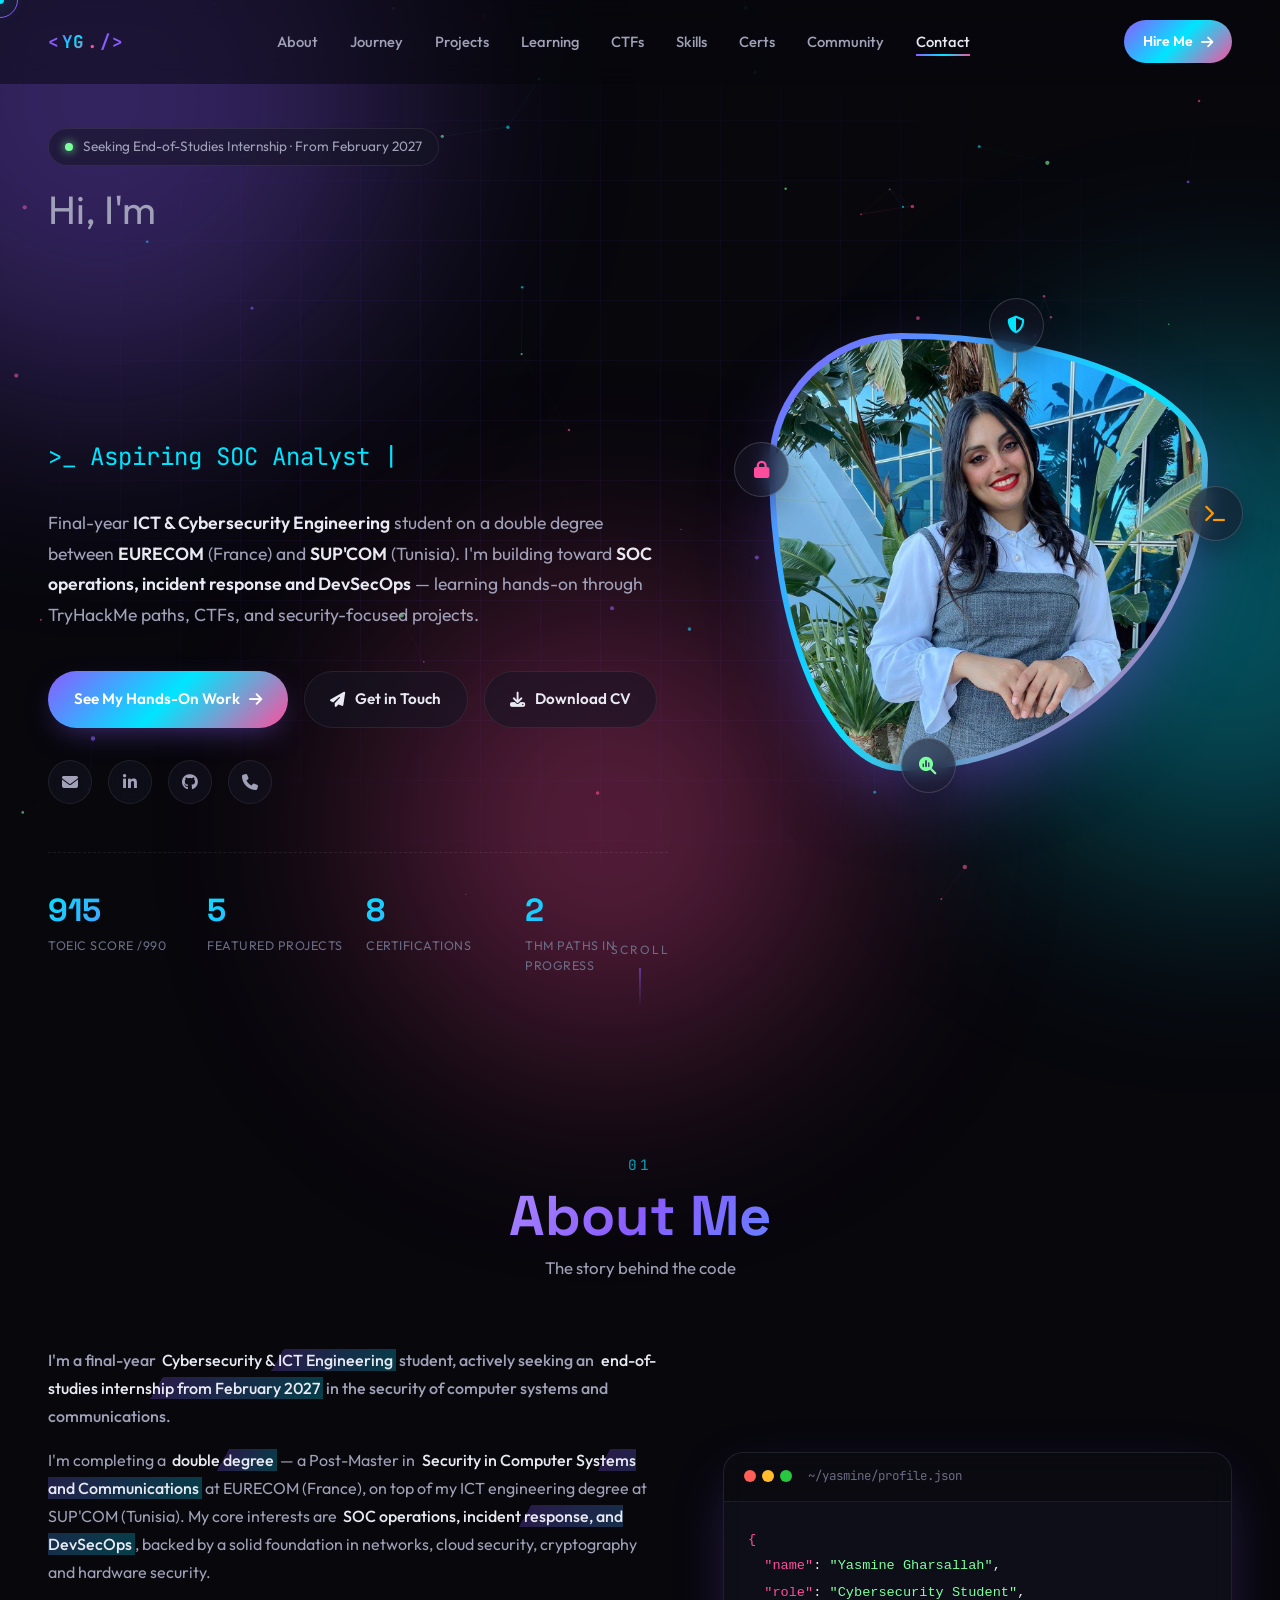
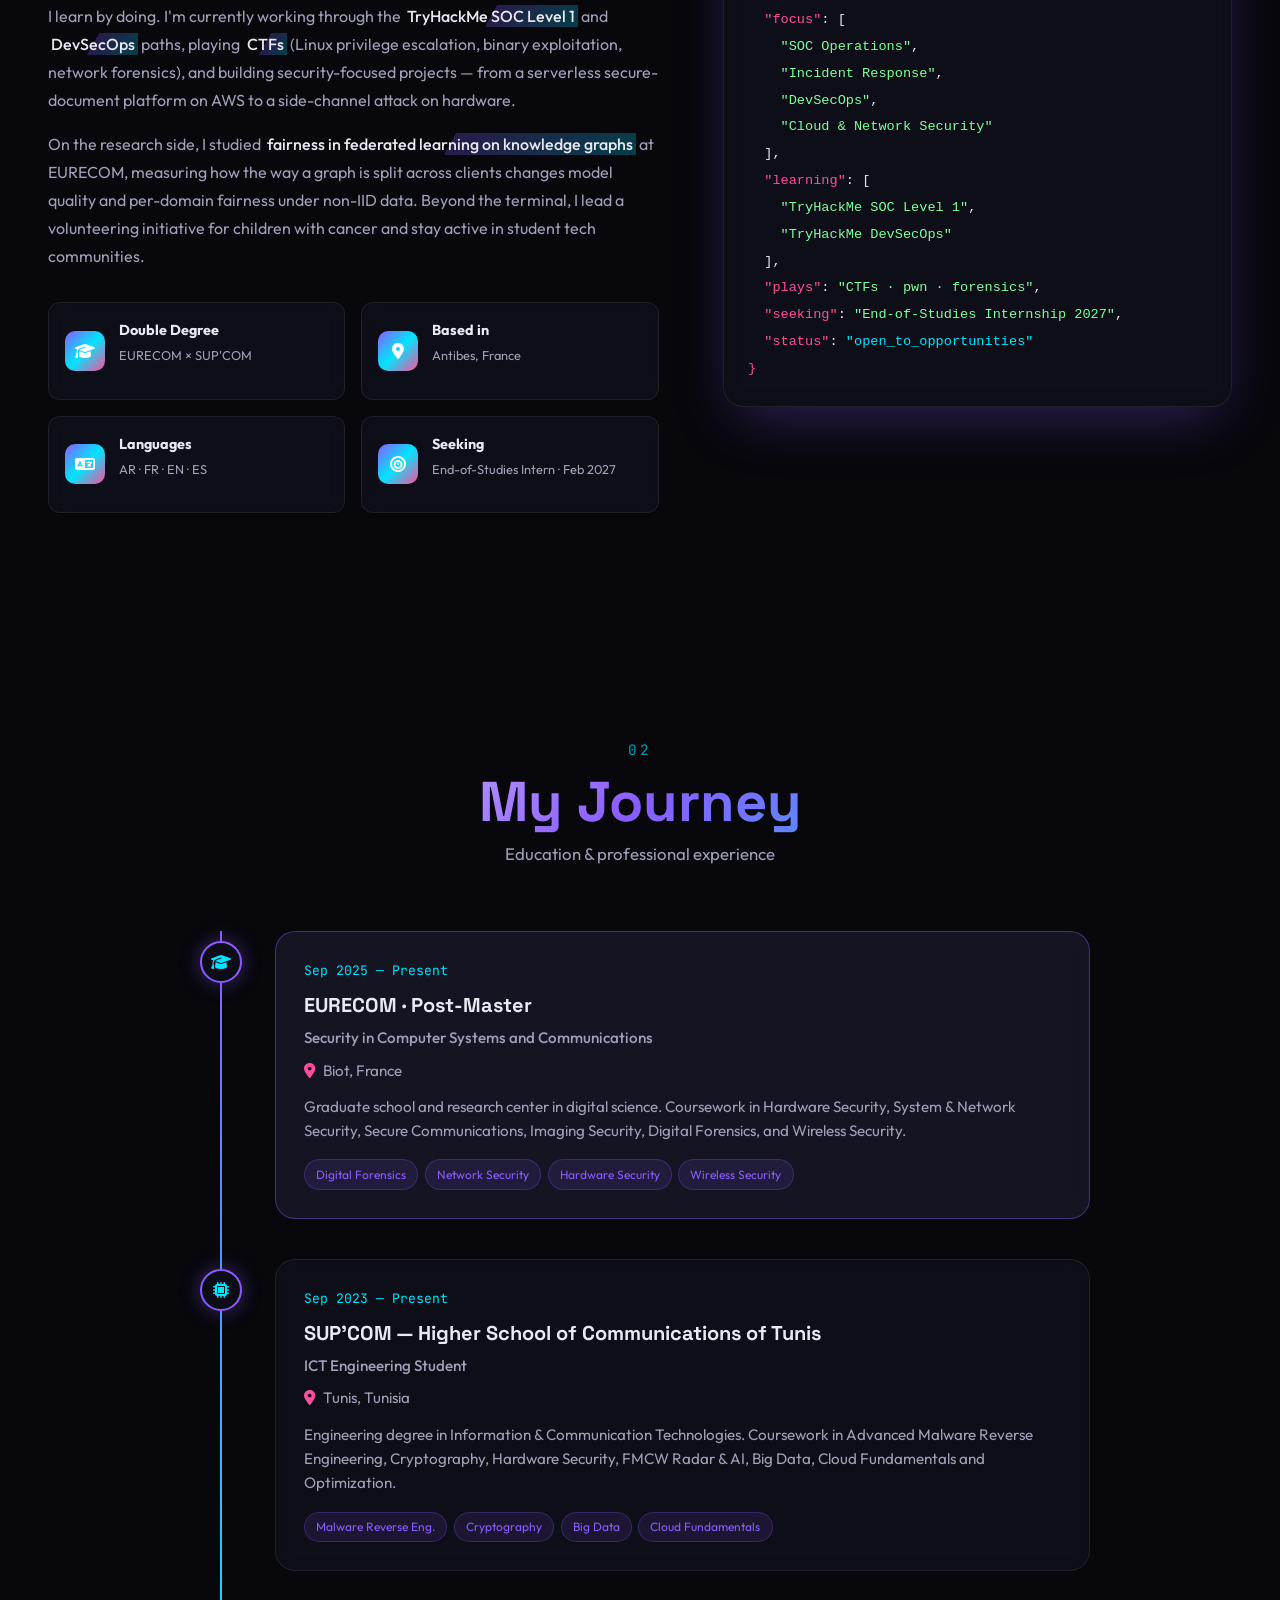
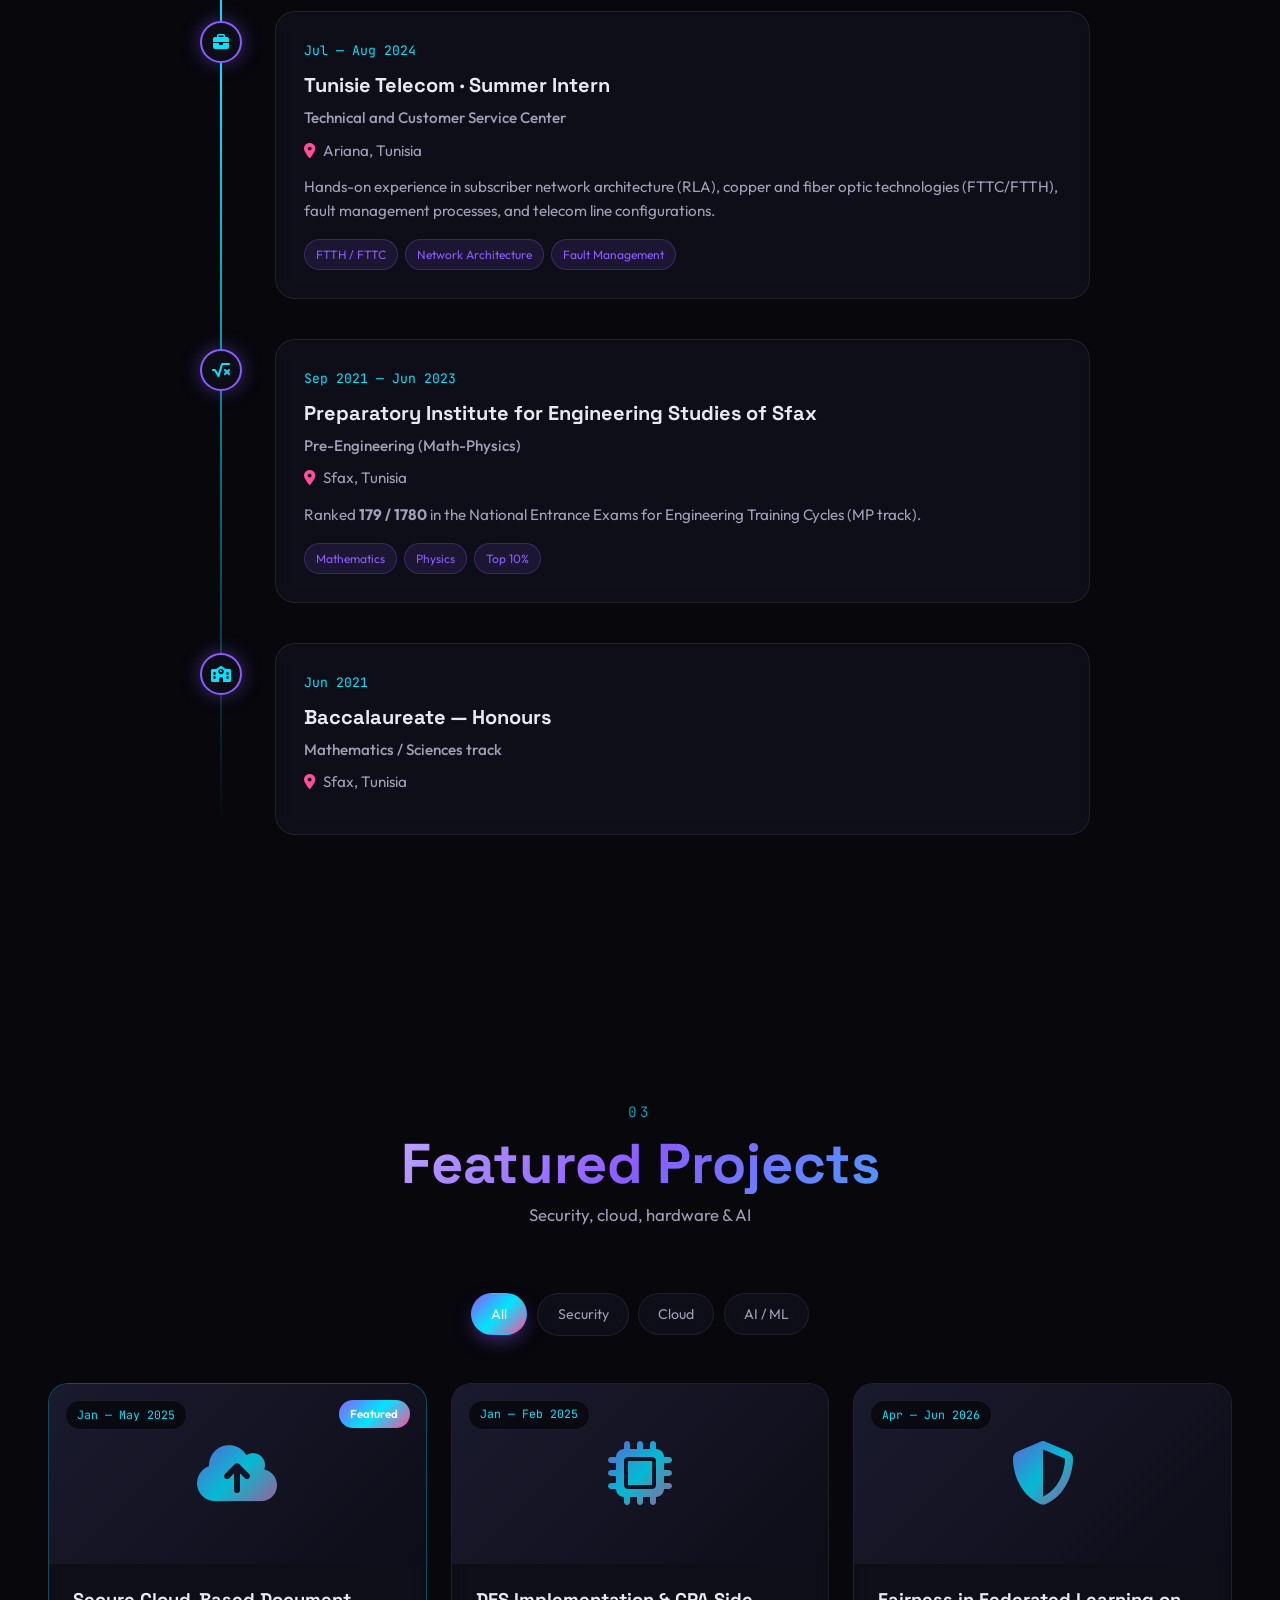
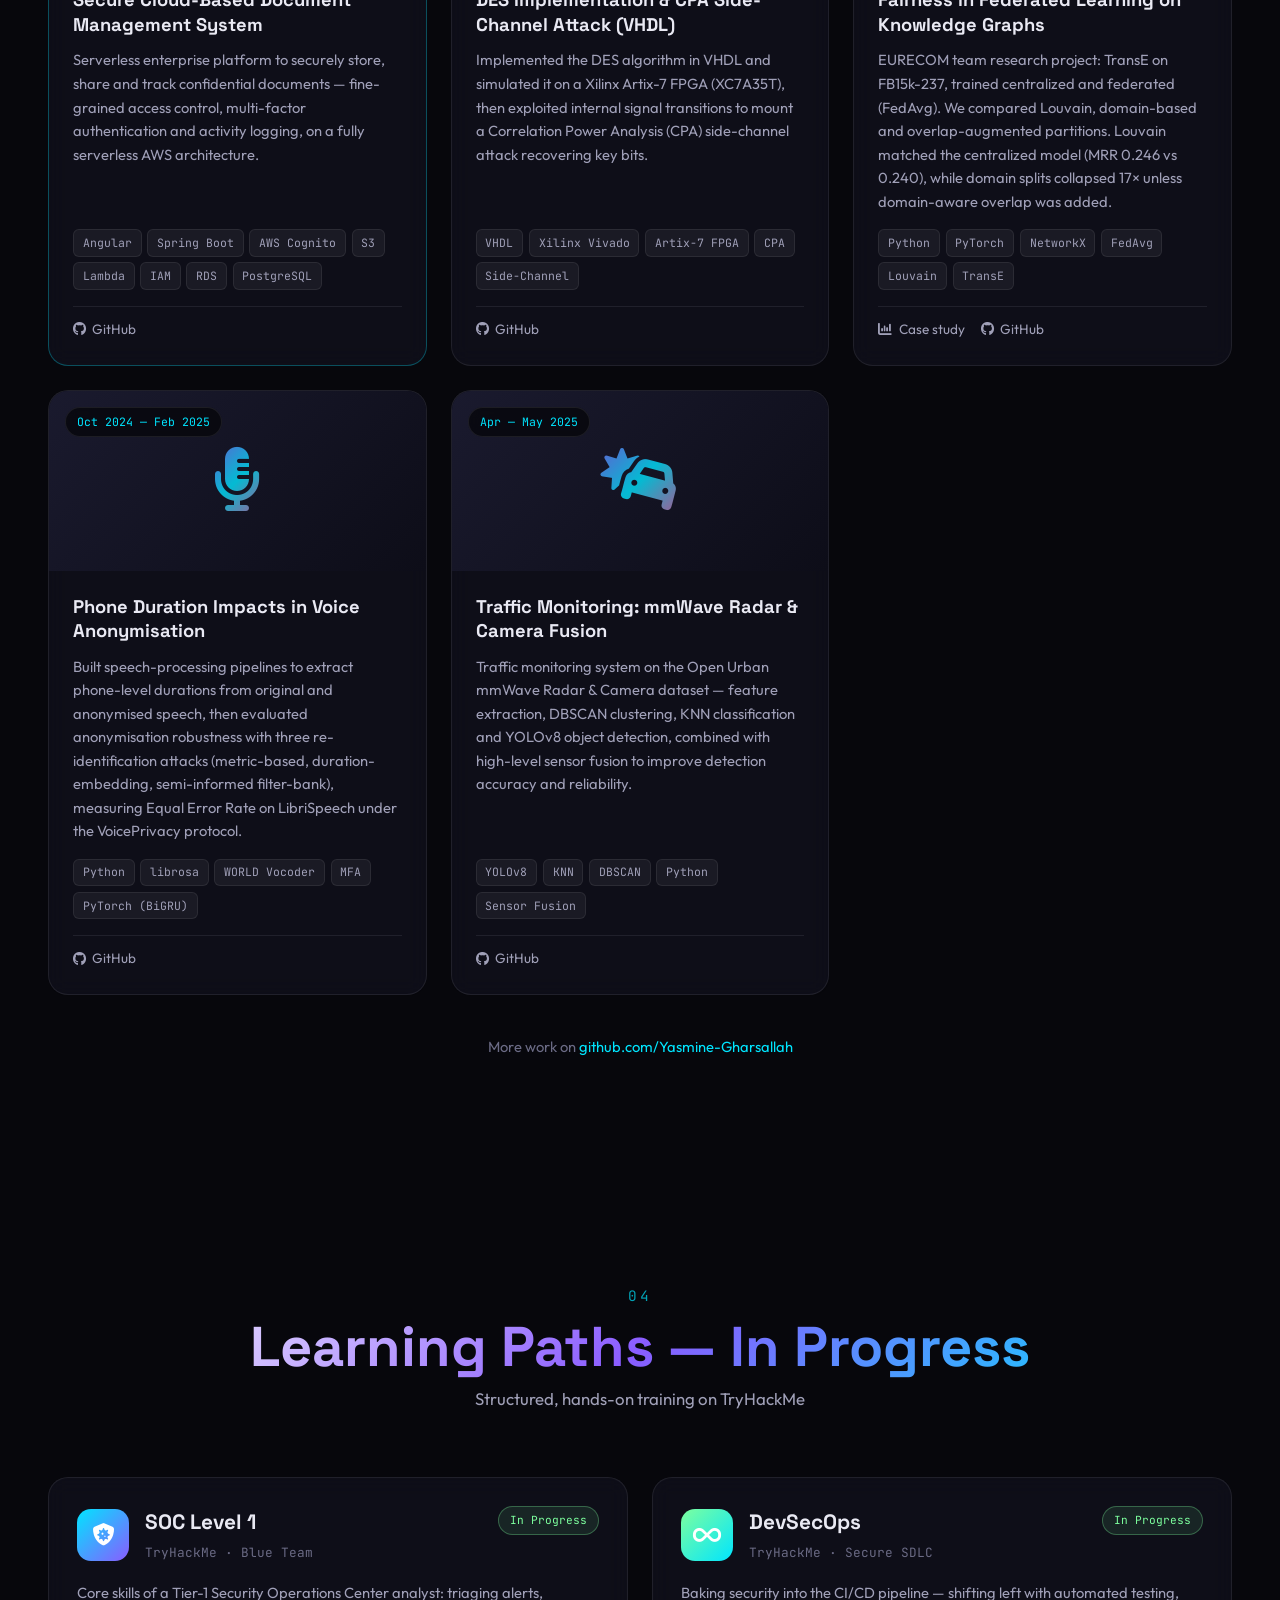
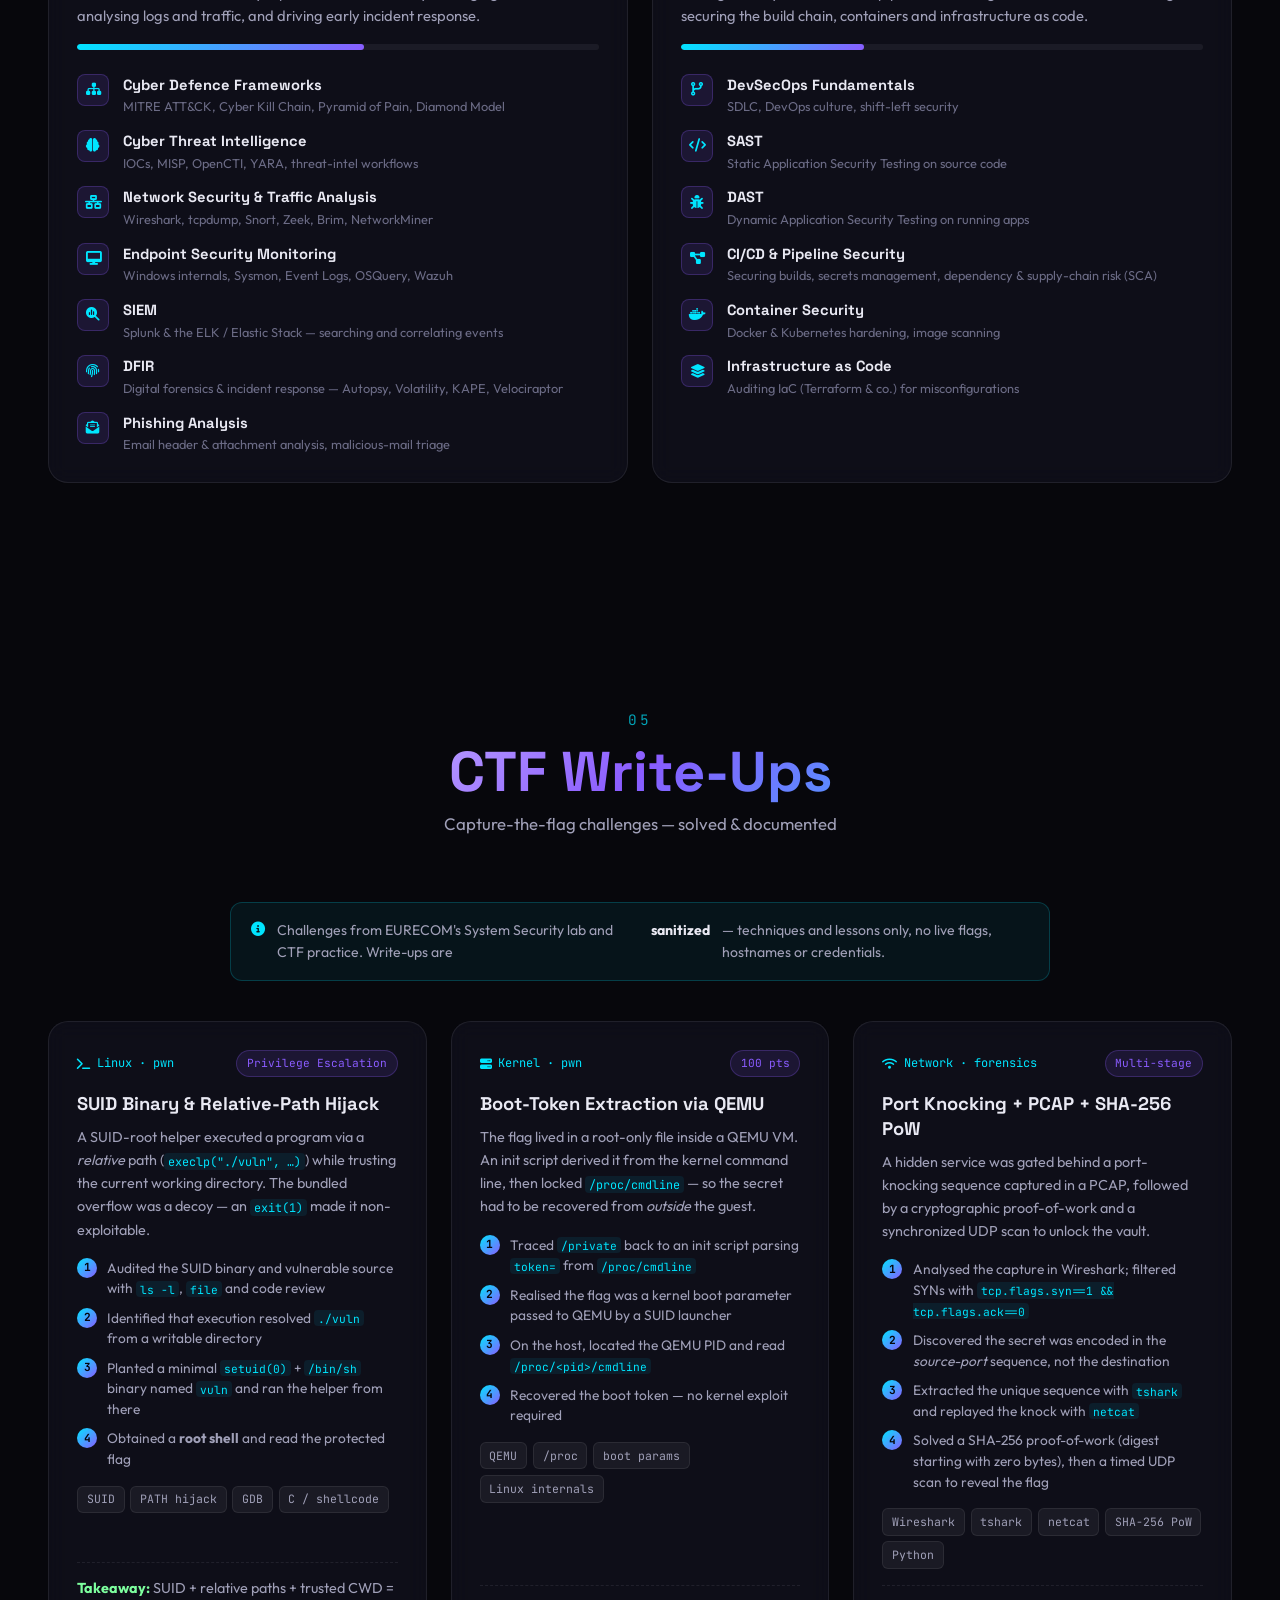
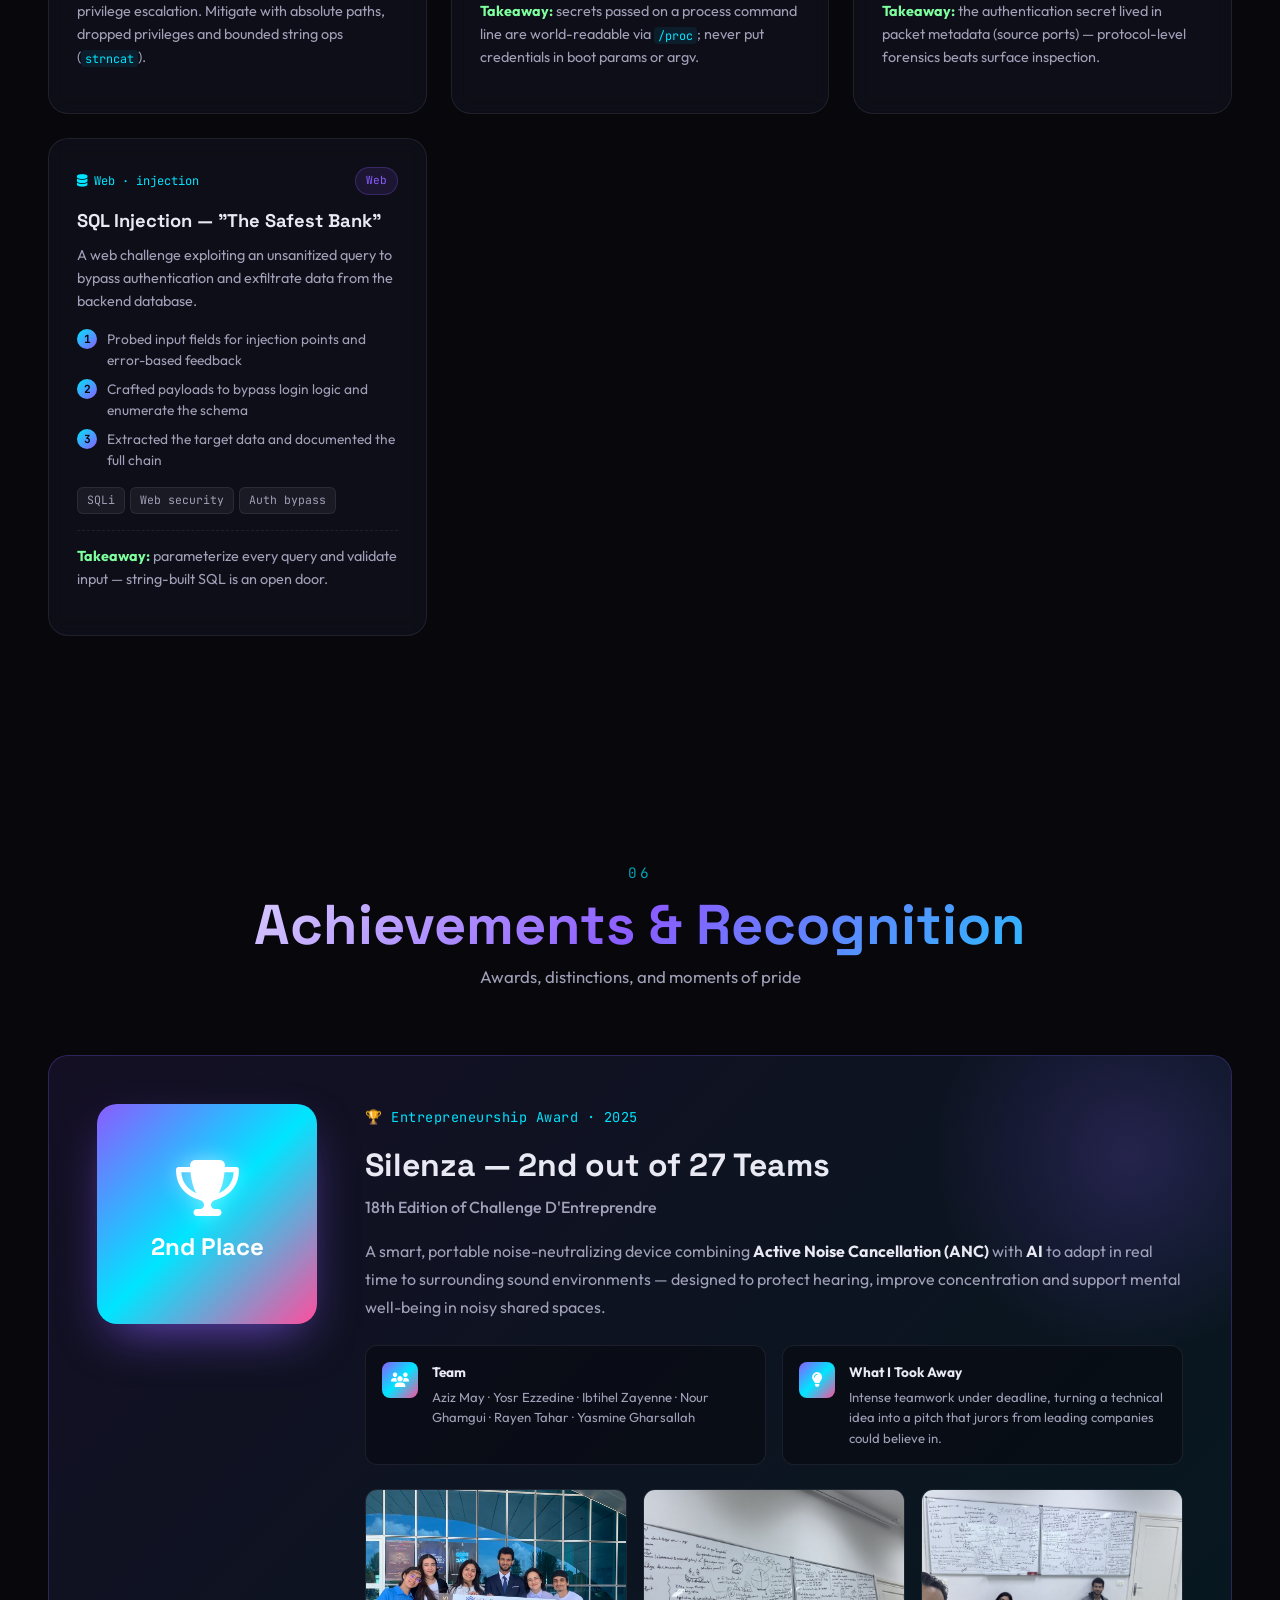
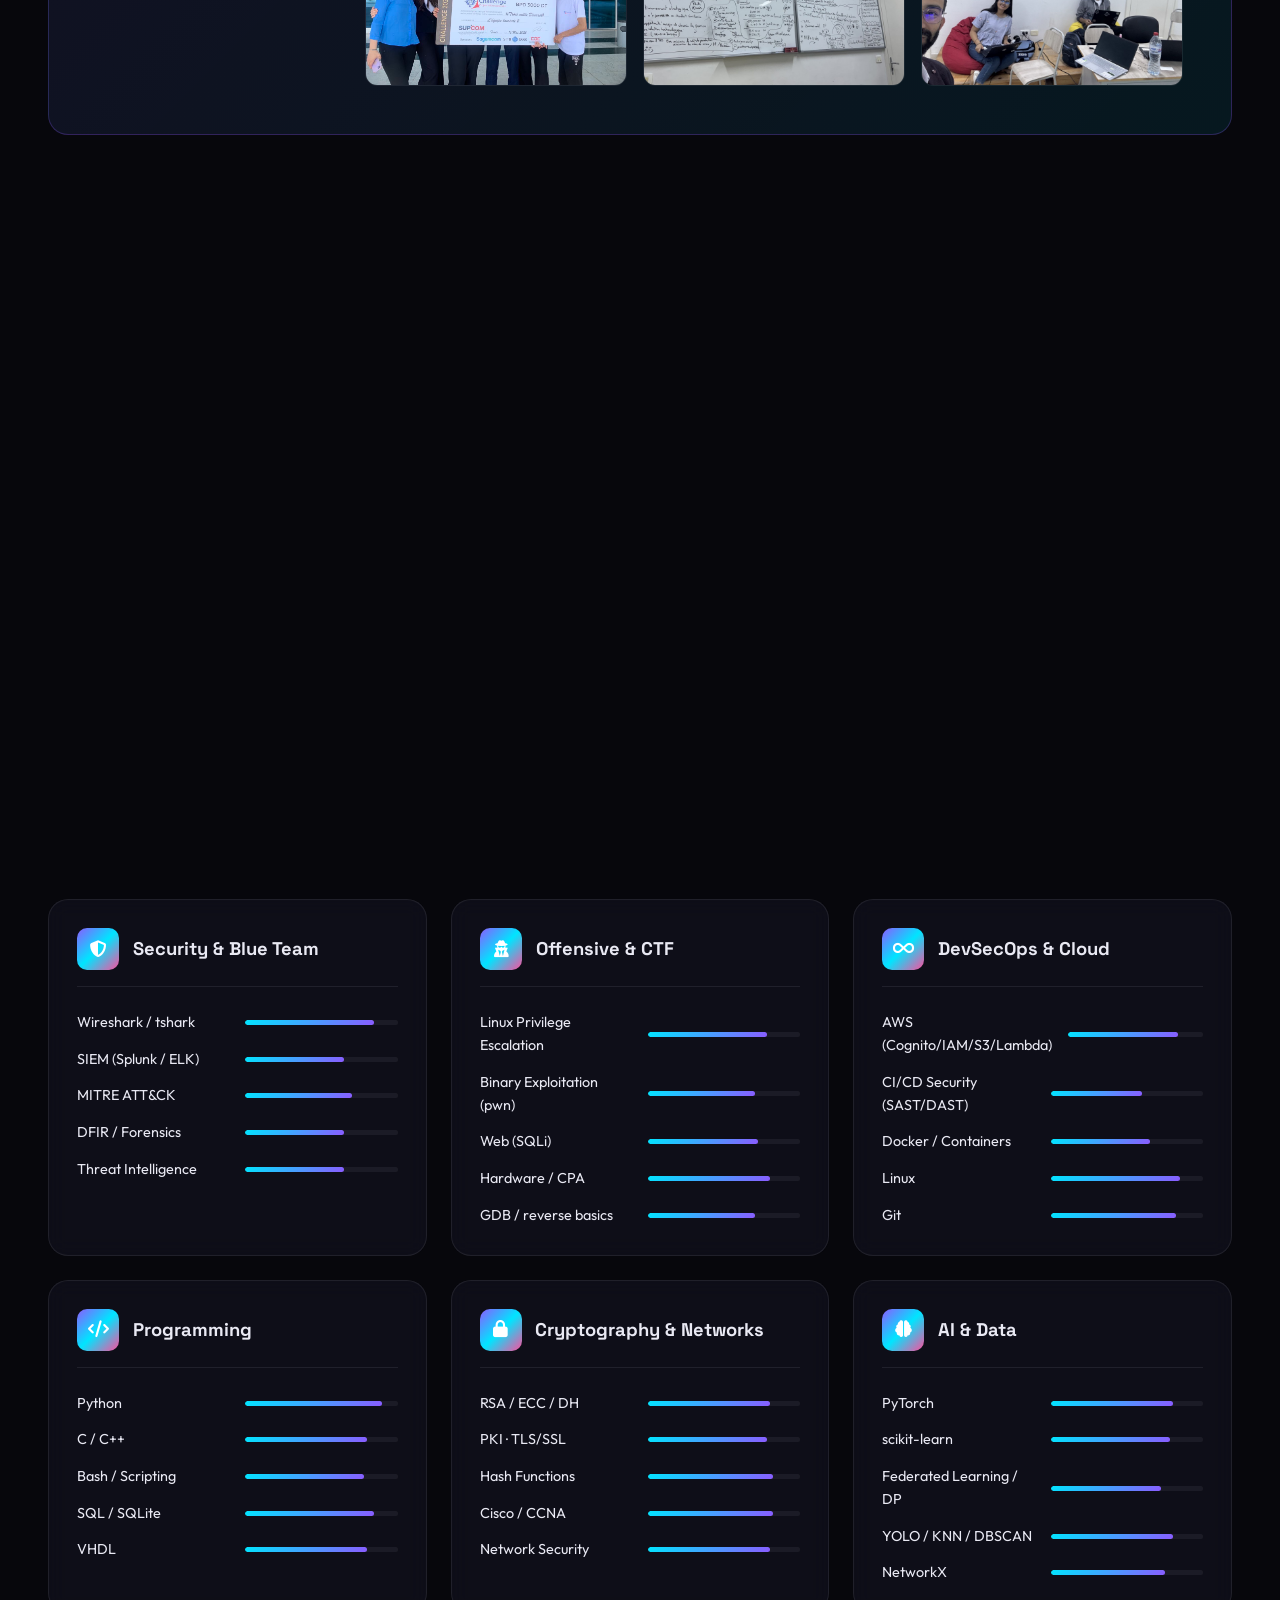
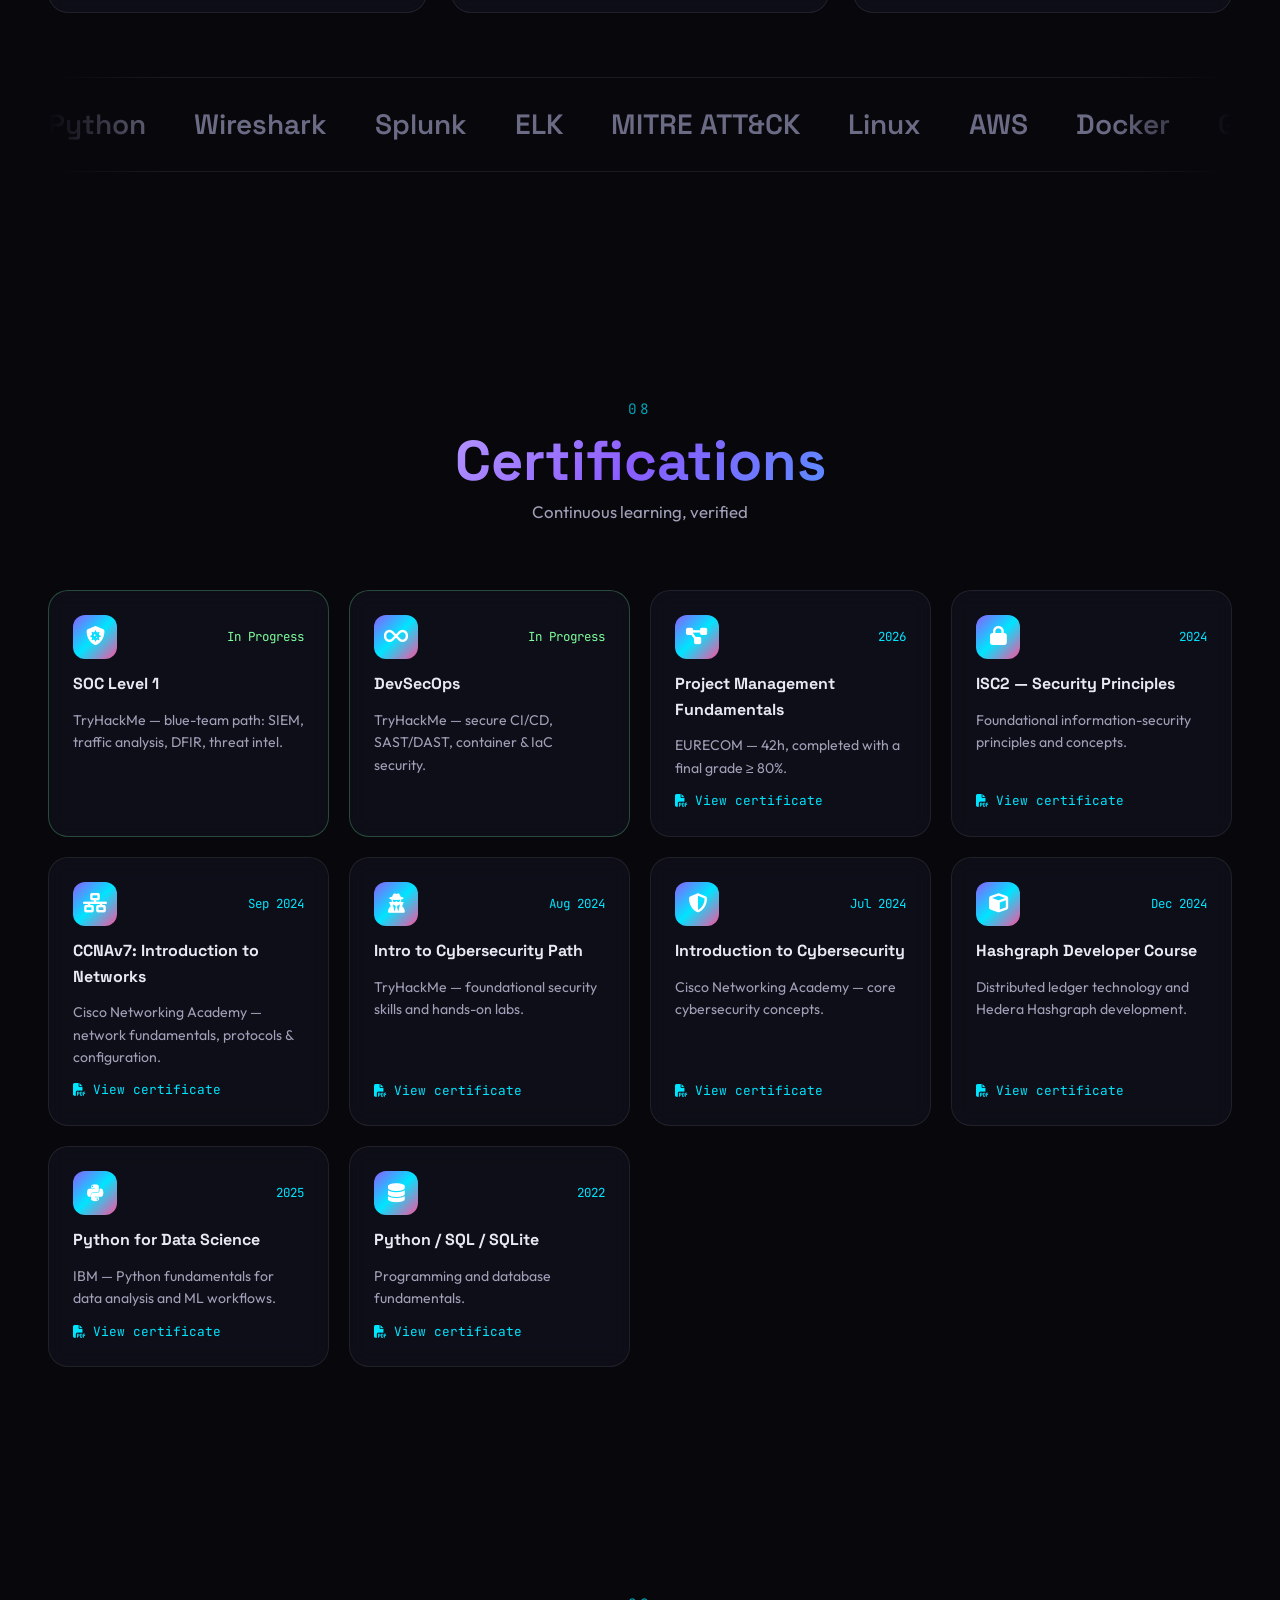
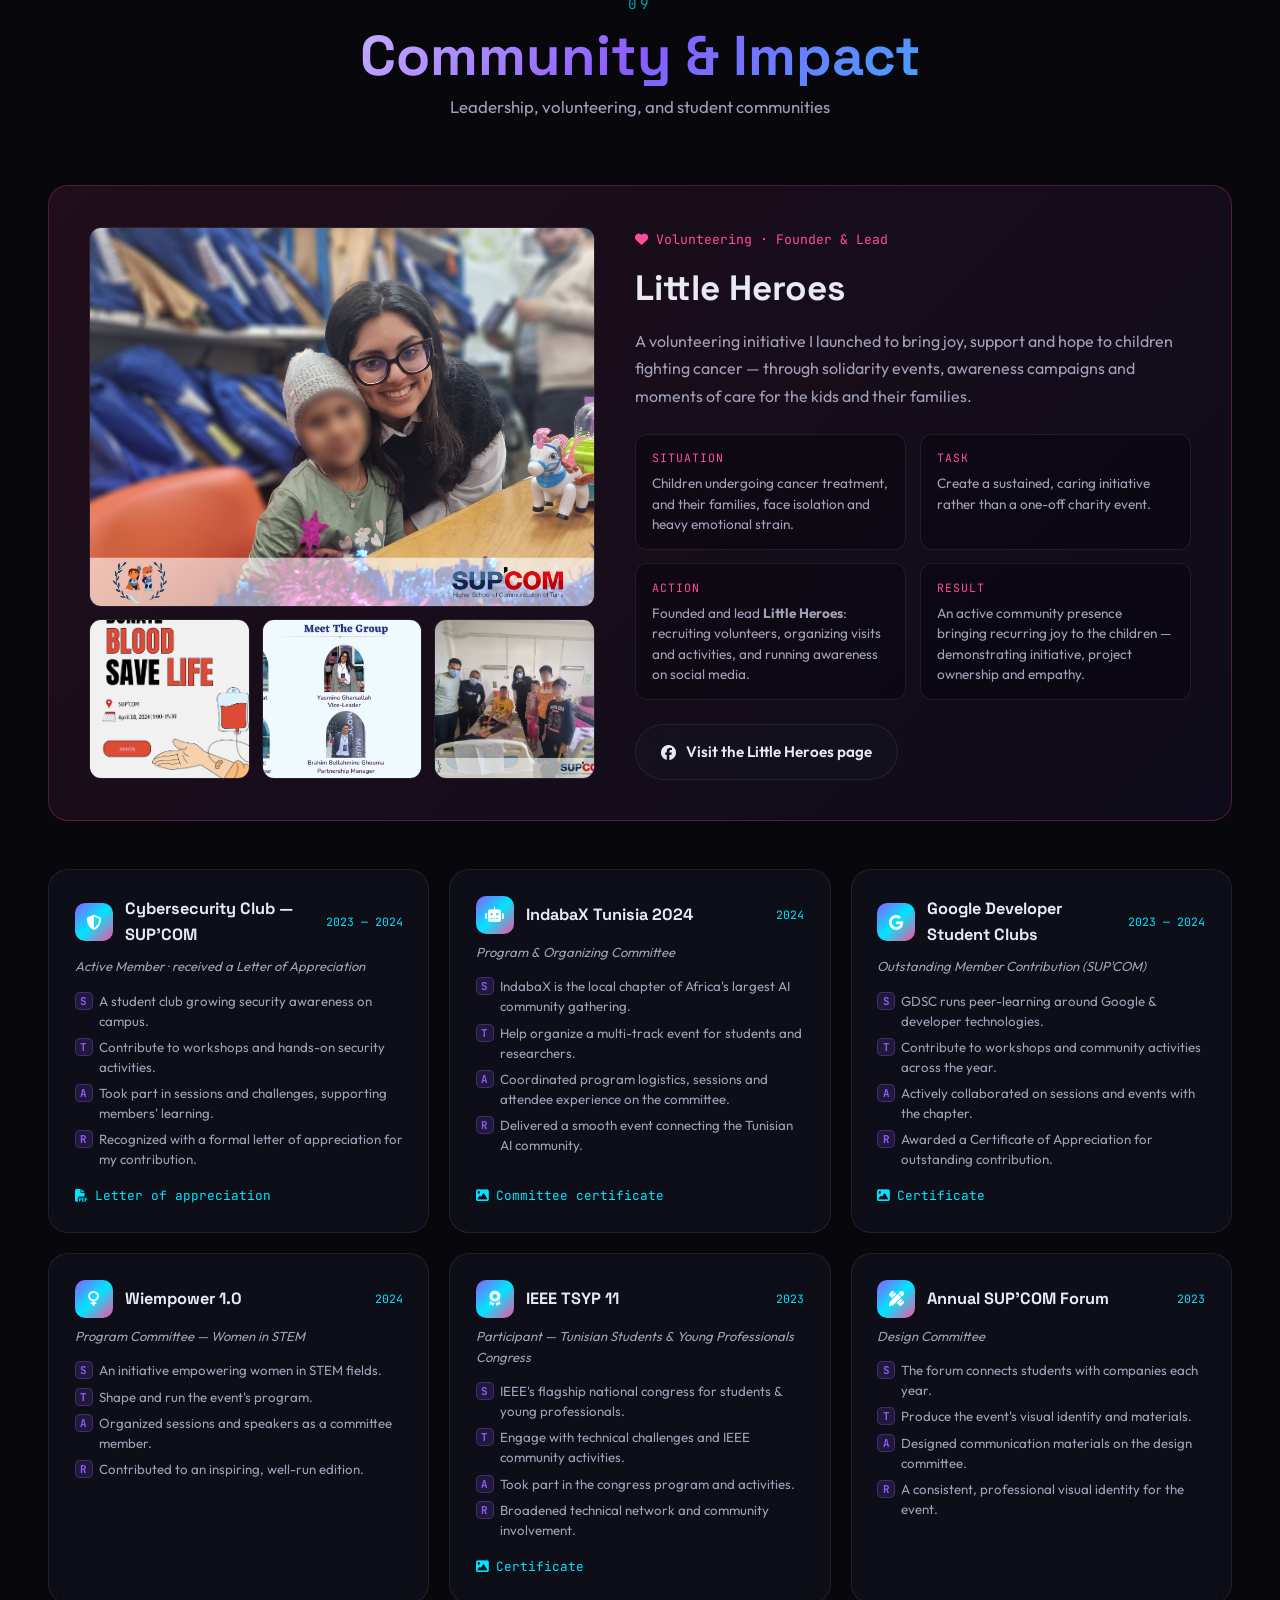
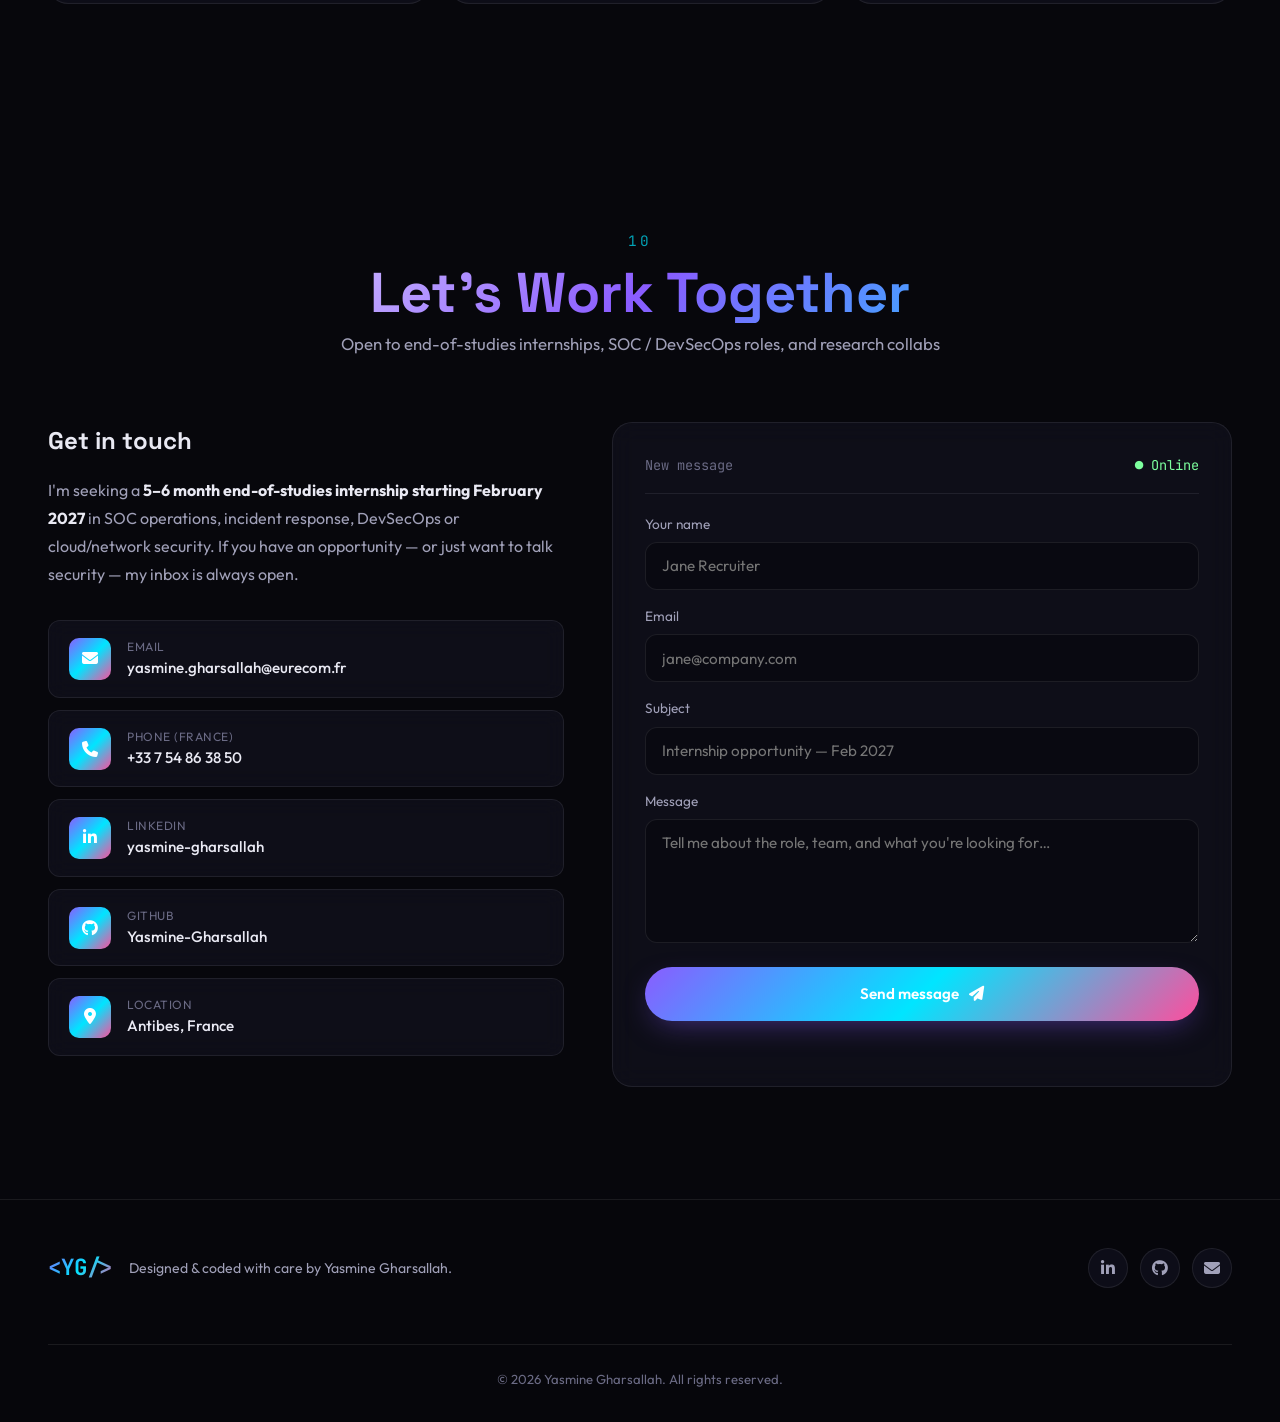
<file: index.html>
<!DOCTYPE html>
<html lang="en">
<head>
  <meta charset="UTF-8" />
  <meta name="viewport" content="width=device-width, initial-scale=1.0" />
  <meta name="description" content="Yasmine Gharsallah — final-year ICT & Cybersecurity Engineering student (EURECOM × SUP'COM). Portfolio focused on SOC operations, incident response, DevSecOps, cloud security, CTFs and privacy-preserving AI. Seeking an end-of-studies internship from February 2027." />
  <meta name="keywords" content="Yasmine Gharsallah, Cybersecurity, SOC Analyst, DevSecOps, Incident Response, CTF, EURECOM, SUP'COM, Cloud Security, AWS, Differential Privacy, Internship 2027" />
  <meta name="author" content="Yasmine Gharsallah" />
  <title>Yasmine Gharsallah — Cybersecurity Portfolio</title>
  <link rel="preconnect" href="https://fonts.googleapis.com" />
  <link rel="preconnect" href="https://fonts.gstatic.com" crossorigin />
  <link href="https://fonts.googleapis.com/css2?family=JetBrains+Mono:wght@400;500;700&family=Outfit:wght@300;400;500;600;700;800;900&family=Space+Grotesk:wght@400;500;600;700&display=swap" rel="stylesheet" />
  <link rel="stylesheet" href="https://cdnjs.cloudflare.com/ajax/libs/font-awesome/6.5.1/css/all.min.css" />
  <link rel="stylesheet" href="styles.css?v=2026-09-22" />
</head>
<body>

  <!-- Animated background -->
  <div class="bg-grid"></div>
  <canvas id="particles"></canvas>
  <div class="glow glow-1"></div>
  <div class="glow glow-2"></div>
  <div class="glow glow-3"></div>

  <!-- Custom cursor -->
  <div class="cursor-dot"></div>
  <div class="cursor-ring"></div>

  <!-- Loader -->
  <div class="loader" id="loader">
    <div class="loader-content">
      <div class="loader-text">
        <span>&gt;</span>
        <span class="typing">initializing_portfolio</span>
        <span class="blink">_</span>
      </div>
      <div class="loader-bar"><div class="loader-fill"></div></div>
    </div>
  </div>

  <!-- Navigation -->
  <nav class="nav" id="nav">
    <a href="#home" class="nav-logo">
      <span class="logo-bracket">&lt;</span>
      <span class="logo-text">YG</span>
      <span class="logo-dot">.</span>
      <span class="logo-bracket">/&gt;</span>
    </a>
    <ul class="nav-links">
      <li><a href="#about" data-nav>About</a></li>
      <li><a href="#journey" data-nav>Journey</a></li>
      <li><a href="#projects" data-nav>Projects</a></li>
      <li><a href="#learning" data-nav>Learning</a></li>
      <li><a href="#ctf" data-nav>CTFs</a></li>
      <li><a href="#skills" data-nav>Skills</a></li>
      <li><a href="#certifications" data-nav>Certs</a></li>
      <li><a href="#community" data-nav>Community</a></li>
      <li><a href="#contact" data-nav>Contact</a></li>
    </ul>
    <a href="#contact" class="nav-cta">
      <span>Hire Me</span>
      <i class="fa-solid fa-arrow-right"></i>
    </a>
    <button class="nav-burger" id="burger" aria-label="Toggle menu">
      <span></span><span></span><span></span>
    </button>
  </nav>

  <!-- HERO -->
  <section id="home" class="hero">
    <div class="hero-content">
      <div class="hero-status">
        <span class="status-dot"></span>
        <span>Seeking End-of-Studies Internship · From February 2027</span>
      </div>

      <h1 class="hero-title">
        <span class="hero-greet">Hi, I'm</span>
        <span class="hero-name">
          <span class="name-glitch" data-text="Yasmine">Yasmine</span>
          <span class="name-glitch last" data-text="Gharsallah">Gharsallah</span>
        </span>
      </h1>

      <div class="hero-role">
        <span class="role-prefix">&gt;_ </span>
        <span class="role-text" id="roleText"></span>
        <span class="role-caret">|</span>
      </div>

      <p class="hero-desc">
        Final-year <strong>ICT &amp; Cybersecurity Engineering</strong> student on a double degree
        between <strong>EURECOM</strong> (France) and <strong>SUP'COM</strong> (Tunisia).
        I'm building toward <strong>SOC operations, incident response and DevSecOps</strong> —
        learning hands-on through TryHackMe paths, CTFs, and security-focused projects.
      </p>

      <div class="hero-cta">
        <a href="#ctf" class="btn btn-primary">
          <span>See My Hands-On Work</span>
          <i class="fa-solid fa-arrow-right"></i>
        </a>
        <a href="#contact" class="btn btn-ghost">
          <i class="fa-solid fa-paper-plane"></i>
          <span>Get in Touch</span>
        </a>
        <a href="assets/cv/CV_Yasmine_Gharsallah.pdf" class="btn btn-ghost" download>
          <i class="fa-solid fa-download"></i>
          <span>Download CV</span>
        </a>
      </div>

      <div class="hero-social">
        <a href="mailto:yasmine.gharsallah@eurecom.fr" aria-label="Email"><i class="fa-solid fa-envelope"></i></a>
        <a href="https://www.linkedin.com/in/yasmine-gharsallah-07a3082a0/" target="_blank" rel="noopener" aria-label="LinkedIn"><i class="fa-brands fa-linkedin-in"></i></a>
        <a href="https://github.com/Yasmine-Gharsallah" target="_blank" rel="noopener" aria-label="GitHub"><i class="fa-brands fa-github"></i></a>
        <a href="tel:+33754863850" aria-label="Phone"><i class="fa-solid fa-phone"></i></a>
      </div>

      <div class="hero-stats">
        <div class="stat">
          <div class="stat-num" data-target="915">0</div>
          <div class="stat-label">TOEIC Score /990</div>
        </div>
        <div class="stat">
          <div class="stat-num" data-target="5">0</div>
          <div class="stat-label">Featured Projects</div>
        </div>
        <div class="stat">
          <div class="stat-num" data-target="8">0</div>
          <div class="stat-label">Certifications</div>
        </div>
        <div class="stat">
          <div class="stat-num" data-target="2">0</div>
          <div class="stat-label">THM Paths In Progress</div>
        </div>
      </div>
    </div>

    <div class="hero-visual">
      <div class="hero-photo">
        <div class="photo-frame">
          <img src="assets/images/yasmine.jpg" alt="Yasmine Gharsallah" />
        </div>
        <div class="photo-orbit orbit-1"><i class="fa-solid fa-shield-halved"></i></div>
        <div class="photo-orbit orbit-2"><i class="fa-solid fa-terminal"></i></div>
        <div class="photo-orbit orbit-3"><i class="fa-solid fa-magnifying-glass-chart"></i></div>
        <div class="photo-orbit orbit-4"><i class="fa-solid fa-lock"></i></div>
      </div>
    </div>

    <a href="#about" class="scroll-indicator">
      <span>Scroll</span>
      <div class="scroll-line"></div>
    </a>
  </section>

  <!-- ABOUT -->
  <section id="about" class="section">
    <div class="container">
      <header class="section-head">
        <span class="section-num">01</span>
        <h2 class="section-title">About Me</h2>
        <p class="section-sub">The story behind the code</p>
      </header>

      <div class="about-grid">
        <div class="about-text">
          <p class="about-lead">
            I'm a final-year <span class="hl">Cybersecurity &amp; ICT Engineering</span> student,
            actively seeking an <span class="hl">end-of-studies internship from February 2027</span>
            in the security of computer systems and communications.
          </p>
          <p>
            I'm completing a <span class="hl">double degree</span> — a Post-Master in
            <span class="hl">Security in Computer Systems and Communications</span> at EURECOM (France),
            on top of my ICT engineering degree at SUP'COM (Tunisia). My core interests are
            <span class="hl">SOC operations, incident response, and DevSecOps</span>, backed by a
            solid foundation in networks, cloud security, cryptography and hardware security.
          </p>
          <p>
            I learn by doing. I'm currently working through the <span class="hl">TryHackMe SOC Level 1</span>
            and <span class="hl">DevSecOps</span> paths, playing <span class="hl">CTFs</span>
            (Linux privilege escalation, binary exploitation, network forensics), and building
            security-focused projects — from a serverless secure-document platform on AWS to a
            side-channel attack on hardware.
          </p>
          <p>
            On the research side, I studied <span class="hl">fairness in federated learning on
            knowledge graphs</span> at EURECOM, measuring how the way a graph is split across clients
            changes model quality and per-domain fairness under non-IID data. Beyond the terminal, I lead a volunteering
            initiative for children with cancer and stay active in student tech communities.
          </p>

          <div class="about-highlights">
            <div class="highlight">
              <i class="fa-solid fa-graduation-cap"></i>
              <div>
                <h4>Double Degree</h4>
                <p>EURECOM × SUP'COM</p>
              </div>
            </div>
            <div class="highlight">
              <i class="fa-solid fa-location-dot"></i>
              <div>
                <h4>Based in</h4>
                <p>Antibes, France</p>
              </div>
            </div>
            <div class="highlight">
              <i class="fa-solid fa-language"></i>
              <div>
                <h4>Languages</h4>
                <p>AR · FR · EN · ES</p>
              </div>
            </div>
            <div class="highlight">
              <i class="fa-solid fa-bullseye"></i>
              <div>
                <h4>Seeking</h4>
                <p>End-of-Studies Intern · Feb 2027</p>
              </div>
            </div>
          </div>
        </div>

        <aside class="about-card">
          <div class="card-header">
            <div class="dots"><span></span><span></span><span></span></div>
            <span class="card-title">~/yasmine/profile.json</span>
          </div>
          <pre class="code-block"><code><span class="c-key">{</span>
  <span class="c-key">"name"</span>: <span class="c-str">"Yasmine Gharsallah"</span>,
  <span class="c-key">"role"</span>: <span class="c-str">"Cybersecurity Student"</span>,
  <span class="c-key">"focus"</span>: [
    <span class="c-str">"SOC Operations"</span>,
    <span class="c-str">"Incident Response"</span>,
    <span class="c-str">"DevSecOps"</span>,
    <span class="c-str">"Cloud &amp; Network Security"</span>
  ],
  <span class="c-key">"learning"</span>: [
    <span class="c-str">"TryHackMe SOC Level 1"</span>,
    <span class="c-str">"TryHackMe DevSecOps"</span>
  ],
  <span class="c-key">"plays"</span>: <span class="c-str">"CTFs · pwn · forensics"</span>,
  <span class="c-key">"seeking"</span>: <span class="c-str">"End-of-Studies Internship 2027"</span>,
  <span class="c-key">"status"</span>: <span class="c-ok">"open_to_opportunities"</span>
<span class="c-key">}</span></code></pre>
        </aside>
      </div>
    </div>
  </section>

  <!-- JOURNEY: education + experience -->
  <section id="journey" class="section">
    <div class="container">
      <header class="section-head">
        <span class="section-num">02</span>
        <h2 class="section-title">My Journey</h2>
        <p class="section-sub">Education &amp; professional experience</p>
      </header>

      <div class="timeline">
        <div class="timeline-item">
          <div class="tl-dot"><i class="fa-solid fa-graduation-cap"></i></div>
          <div class="tl-card featured">
            <div class="tl-date">Sep 2025 — Present</div>
            <h3>EURECOM · Post-Master</h3>
            <h4>Security in Computer Systems and Communications</h4>
            <p class="tl-loc"><i class="fa-solid fa-location-dot"></i> Biot, France</p>
            <p>Graduate school and research center in digital science. Coursework in Hardware Security, System &amp; Network Security, Secure Communications, Imaging Security, Digital Forensics, and Wireless Security.</p>
            <div class="tl-tags">
              <span>Digital Forensics</span>
              <span>Network Security</span>
              <span>Hardware Security</span>
              <span>Wireless Security</span>
            </div>
          </div>
        </div>

        <div class="timeline-item">
          <div class="tl-dot"><i class="fa-solid fa-microchip"></i></div>
          <div class="tl-card">
            <div class="tl-date">Sep 2023 — Present</div>
            <h3>SUP'COM — Higher School of Communications of Tunis</h3>
            <h4>ICT Engineering Student</h4>
            <p class="tl-loc"><i class="fa-solid fa-location-dot"></i> Tunis, Tunisia</p>
            <p>Engineering degree in Information &amp; Communication Technologies. Coursework in Advanced Malware Reverse Engineering, Cryptography, Hardware Security, FMCW Radar &amp; AI, Big Data, Cloud Fundamentals and Optimization.</p>
            <div class="tl-tags">
              <span>Malware Reverse Eng.</span>
              <span>Cryptography</span>
              <span>Big Data</span>
              <span>Cloud Fundamentals</span>
            </div>
          </div>
        </div>

        <div class="timeline-item">
          <div class="tl-dot"><i class="fa-solid fa-briefcase"></i></div>
          <div class="tl-card">
            <div class="tl-date">Jul — Aug 2024</div>
            <h3>Tunisie Telecom · Summer Intern</h3>
            <h4>Technical and Customer Service Center</h4>
            <p class="tl-loc"><i class="fa-solid fa-location-dot"></i> Ariana, Tunisia</p>
            <p>Hands-on experience in subscriber network architecture (RLA), copper and fiber optic technologies (FTTC/FTTH), fault management processes, and telecom line configurations.</p>
            <div class="tl-tags">
              <span>FTTH / FTTC</span>
              <span>Network Architecture</span>
              <span>Fault Management</span>
            </div>
          </div>
        </div>

        <div class="timeline-item">
          <div class="tl-dot"><i class="fa-solid fa-square-root-variable"></i></div>
          <div class="tl-card">
            <div class="tl-date">Sep 2021 — Jun 2023</div>
            <h3>Preparatory Institute for Engineering Studies of Sfax</h3>
            <h4>Pre-Engineering (Math-Physics)</h4>
            <p class="tl-loc"><i class="fa-solid fa-location-dot"></i> Sfax, Tunisia</p>
            <p>Ranked <strong>179 / 1780</strong> in the National Entrance Exams for Engineering Training Cycles (MP track).</p>
            <div class="tl-tags">
              <span>Mathematics</span>
              <span>Physics</span>
              <span>Top 10%</span>
            </div>
          </div>
        </div>

        <div class="timeline-item">
          <div class="tl-dot"><i class="fa-solid fa-school"></i></div>
          <div class="tl-card">
            <div class="tl-date">Jun 2021</div>
            <h3>Baccalaureate — Honours</h3>
            <h4>Mathematics / Sciences track</h4>
            <p class="tl-loc"><i class="fa-solid fa-location-dot"></i> Sfax, Tunisia</p>
          </div>
        </div>
      </div>
    </div>
  </section>

  <!-- PROJECTS -->
  <section id="projects" class="section">
    <div class="container">
      <header class="section-head">
        <span class="section-num">03</span>
        <h2 class="section-title">Featured Projects</h2>
        <p class="section-sub">Security, cloud, hardware &amp; AI</p>
      </header>

      <div class="project-filters" id="projectFilters">
        <button class="filter active" data-filter="all">All</button>
        <button class="filter" data-filter="security">Security</button>
        <button class="filter" data-filter="cloud">Cloud</button>
        <button class="filter" data-filter="ai">AI / ML</button>
      </div>

      <div class="projects-grid" id="projectsGrid">

        <article class="project-card featured-project" data-category="cloud security">
          <div class="project-media">
            <div class="project-icon-bg"><i class="fa-solid fa-cloud-arrow-up"></i></div>
            <span class="project-status">Jan — May 2025</span>
            <span class="project-badge">Featured</span>
          </div>
          <div class="project-body">
            <h3>Secure Cloud-Based Document Management System</h3>
            <p>Serverless enterprise platform to securely store, share and track confidential documents — fine-grained access control, multi-factor authentication and activity logging, on a fully serverless AWS architecture.</p>
            <div class="project-stack">
              <span>Angular</span>
              <span>Spring Boot</span>
              <span>AWS Cognito</span>
              <span>S3</span>
              <span>Lambda</span>
              <span>IAM</span>
              <span>RDS</span>
              <span>PostgreSQL</span>
            </div>
            <div class="project-actions">
              <a href="https://github.com/Yasmine-Gharsallah" target="_blank" rel="noopener" class="p-link"><i class="fa-brands fa-github"></i> GitHub</a>
            </div>
          </div>
        </article>

        <article class="project-card" data-category="security">
          <div class="project-media">
            <div class="project-icon-bg"><i class="fa-solid fa-microchip"></i></div>
            <span class="project-status">Jan — Feb 2025</span>
          </div>
          <div class="project-body">
            <h3>DES Implementation &amp; CPA Side-Channel Attack (VHDL)</h3>
            <p>Implemented the DES algorithm in VHDL and simulated it on a Xilinx Artix-7 FPGA (XC7A35T), then exploited internal signal transitions to mount a Correlation Power Analysis (CPA) side-channel attack recovering key bits.</p>
            <div class="project-stack">
              <span>VHDL</span>
              <span>Xilinx Vivado</span>
              <span>Artix-7 FPGA</span>
              <span>CPA</span>
              <span>Side-Channel</span>
            </div>
            <div class="project-actions">
              <a href="https://github.com/Yasmine-Gharsallah" target="_blank" rel="noopener" class="p-link"><i class="fa-brands fa-github"></i> GitHub</a>
            </div>
          </div>
        </article>

        <article class="project-card" data-category="ai security">
          <div class="project-media">
            <div class="project-icon-bg"><i class="fa-solid fa-shield-halved"></i></div>
            <span class="project-status">Apr — Jun 2026</span>
          </div>
          <div class="project-body">
            <h3>Fairness in Federated Learning on Knowledge Graphs</h3>
            <p>EURECOM team research project: TransE on FB15k-237, trained centralized and federated (FedAvg). We compared Louvain, domain-based and overlap-augmented partitions. Louvain matched the centralized model (MRR 0.246 vs 0.240), while domain splits collapsed 17× unless domain-aware overlap was added.</p>
            <div class="project-stack">
              <span>Python</span>
              <span>PyTorch</span>
              <span>NetworkX</span>
              <span>FedAvg</span>
              <span>Louvain</span>
              <span>TransE</span>
            </div>
            <div class="project-actions">
              <a href="projects/fl-kg/index.html" class="p-link"><i class="fa-solid fa-chart-column"></i> Case study</a>
              <a href="https://github.com/Yasmine-Gharsallah/Fairness_Privacy_FLKG_FB15k237" target="_blank" rel="noopener" class="p-link"><i class="fa-brands fa-github"></i> GitHub</a>
            </div>
          </div>
        </article>

        <article class="project-card" data-category="ai security">
          <div class="project-media">
            <div class="project-icon-bg"><i class="fa-solid fa-microphone-lines"></i></div>
            <span class="project-status">Oct 2024 — Feb 2025</span>
          </div>
          <div class="project-body">
            <h3>Phone Duration Impacts in Voice Anonymisation</h3>
            <p>Built speech-processing pipelines to extract phone-level durations from original and anonymised speech, then evaluated anonymisation robustness with three re-identification attacks (metric-based, duration-embedding, semi-informed filter-bank), measuring Equal Error Rate on LibriSpeech under the VoicePrivacy protocol.</p>
            <div class="project-stack">
              <span>Python</span>
              <span>librosa</span>
              <span>WORLD Vocoder</span>
              <span>MFA</span>
              <span>PyTorch (BiGRU)</span>
            </div>
            <div class="project-actions">
              <a href="https://github.com/Yasmine-Gharsallah" target="_blank" rel="noopener" class="p-link"><i class="fa-brands fa-github"></i> GitHub</a>
            </div>
          </div>
        </article>

        <article class="project-card" data-category="ai">
          <div class="project-media">
            <div class="project-icon-bg"><i class="fa-solid fa-car-burst"></i></div>
            <span class="project-status">Apr — May 2025</span>
          </div>
          <div class="project-body">
            <h3>Traffic Monitoring: mmWave Radar &amp; Camera Fusion</h3>
            <p>Traffic monitoring system on the Open Urban mmWave Radar &amp; Camera dataset — feature extraction, DBSCAN clustering, KNN classification and YOLOv8 object detection, combined with high-level sensor fusion to improve detection accuracy and reliability.</p>
            <div class="project-stack">
              <span>YOLOv8</span>
              <span>KNN</span>
              <span>DBSCAN</span>
              <span>Python</span>
              <span>Sensor Fusion</span>
            </div>
            <div class="project-actions">
              <a href="https://github.com/Yasmine-Gharsallah" target="_blank" rel="noopener" class="p-link"><i class="fa-brands fa-github"></i> GitHub</a>
            </div>
          </div>
        </article>

      </div>
      <p class="section-foot">More work on <a href="https://github.com/Yasmine-Gharsallah" target="_blank" rel="noopener">github.com/Yasmine-Gharsallah</a></p>
    </div>
  </section>

  <!-- LEARNING PATHS (TryHackMe, in progress) -->
  <section id="learning" class="section">
    <div class="container">
      <header class="section-head">
        <span class="section-num">04</span>
        <h2 class="section-title">Learning Paths — In Progress</h2>
        <p class="section-sub">Structured, hands-on training on TryHackMe</p>
      </header>

      <div class="paths-grid">

        <!-- SOC Level 1 -->
        <article class="path-card">
          <div class="path-head">
            <div class="path-icon soc"><i class="fa-solid fa-shield-virus"></i></div>
            <div>
              <h3>SOC Level 1</h3>
              <span class="path-provider">TryHackMe · Blue Team</span>
            </div>
            <span class="path-status">In Progress</span>
          </div>
          <p class="path-desc">Core skills of a Tier-1 Security Operations Center analyst: triaging alerts, analysing logs and traffic, and driving early incident response.</p>
          <div class="path-progress"><span style="--p:55%"></span></div>
          <ul class="path-modules">
            <li><i class="fa-solid fa-sitemap"></i><div><strong>Cyber Defence Frameworks</strong><span>MITRE ATT&amp;CK, Cyber Kill Chain, Pyramid of Pain, Diamond Model</span></div></li>
            <li><i class="fa-solid fa-brain"></i><div><strong>Cyber Threat Intelligence</strong><span>IOCs, MISP, OpenCTI, YARA, threat-intel workflows</span></div></li>
            <li><i class="fa-solid fa-network-wired"></i><div><strong>Network Security &amp; Traffic Analysis</strong><span>Wireshark, tcpdump, Snort, Zeek, Brim, NetworkMiner</span></div></li>
            <li><i class="fa-solid fa-desktop"></i><div><strong>Endpoint Security Monitoring</strong><span>Windows internals, Sysmon, Event Logs, OSQuery, Wazuh</span></div></li>
            <li><i class="fa-solid fa-magnifying-glass-chart"></i><div><strong>SIEM</strong><span>Splunk &amp; the ELK / Elastic Stack — searching and correlating events</span></div></li>
            <li><i class="fa-solid fa-fingerprint"></i><div><strong>DFIR</strong><span>Digital forensics &amp; incident response — Autopsy, Volatility, KAPE, Velociraptor</span></div></li>
            <li><i class="fa-solid fa-envelope-open-text"></i><div><strong>Phishing Analysis</strong><span>Email header &amp; attachment analysis, malicious-mail triage</span></div></li>
          </ul>
        </article>

        <!-- DevSecOps -->
        <article class="path-card">
          <div class="path-head">
            <div class="path-icon devsec"><i class="fa-solid fa-infinity"></i></div>
            <div>
              <h3>DevSecOps</h3>
              <span class="path-provider">TryHackMe · Secure SDLC</span>
            </div>
            <span class="path-status">In Progress</span>
          </div>
          <p class="path-desc">Baking security into the CI/CD pipeline — shifting left with automated testing, securing the build chain, containers and infrastructure as code.</p>
          <div class="path-progress"><span style="--p:35%"></span></div>
          <ul class="path-modules">
            <li><i class="fa-solid fa-code-branch"></i><div><strong>DevSecOps Fundamentals</strong><span>SDLC, DevOps culture, shift-left security</span></div></li>
            <li><i class="fa-solid fa-code"></i><div><strong>SAST</strong><span>Static Application Security Testing on source code</span></div></li>
            <li><i class="fa-solid fa-bug"></i><div><strong>DAST</strong><span>Dynamic Application Security Testing on running apps</span></div></li>
            <li><i class="fa-solid fa-diagram-project"></i><div><strong>CI/CD &amp; Pipeline Security</strong><span>Securing builds, secrets management, dependency &amp; supply-chain risk (SCA)</span></div></li>
            <li><i class="fa-brands fa-docker"></i><div><strong>Container Security</strong><span>Docker &amp; Kubernetes hardening, image scanning</span></div></li>
            <li><i class="fa-solid fa-layer-group"></i><div><strong>Infrastructure as Code</strong><span>Auditing IaC (Terraform &amp; co.) for misconfigurations</span></div></li>
          </ul>
        </article>

      </div>
    </div>
  </section>

  <!-- CTF WRITE-UPS -->
  <section id="ctf" class="section">
    <div class="container">
      <header class="section-head">
        <span class="section-num">05</span>
        <h2 class="section-title">CTF Write-Ups</h2>
        <p class="section-sub">Capture-the-flag challenges — solved &amp; documented</p>
      </header>

      <p class="ctf-note">
        <i class="fa-solid fa-circle-info"></i>
        Challenges from EURECOM's System Security lab and CTF practice. Write-ups are
        <strong>sanitized</strong> — techniques and lessons only, no live flags, hostnames or credentials.
      </p>

      <div class="ctf-grid">

        <article class="ctf-card">
          <div class="ctf-top">
            <span class="ctf-cat"><i class="fa-solid fa-terminal"></i> Linux · pwn</span>
            <span class="ctf-points">Privilege Escalation</span>
          </div>
          <h3>SUID Binary &amp; Relative-Path Hijack</h3>
          <p>A SUID-root helper executed a program via a <em>relative</em> path (<code>execlp("./vuln", …)</code>) while trusting the current working directory. The bundled overflow was a decoy — an <code>exit(1)</code> made it non-exploitable.</p>
          <ul class="ctf-steps">
            <li>Audited the SUID binary and vulnerable source with <code>ls -l</code>, <code>file</code> and code review</li>
            <li>Identified that execution resolved <code>./vuln</code> from a writable directory</li>
            <li>Planted a minimal <code>setuid(0)</code> + <code>/bin/sh</code> binary named <code>vuln</code> and ran the helper from there</li>
            <li>Obtained a <strong>root shell</strong> and read the protected flag</li>
          </ul>
          <div class="ctf-tags"><span>SUID</span><span>PATH hijack</span><span>GDB</span><span>C / shellcode</span></div>
          <p class="ctf-lesson"><strong>Takeaway:</strong> SUID + relative paths + trusted CWD = privilege escalation. Mitigate with absolute paths, dropped privileges and bounded string ops (<code>strncat</code>).</p>
        </article>

        <article class="ctf-card">
          <div class="ctf-top">
            <span class="ctf-cat"><i class="fa-solid fa-server"></i> Kernel · pwn</span>
            <span class="ctf-points">100 pts</span>
          </div>
          <h3>Boot-Token Extraction via QEMU</h3>
          <p>The flag lived in a root-only file inside a QEMU VM. An init script derived it from the kernel command line, then locked <code>/proc/cmdline</code> — so the secret had to be recovered from <em>outside</em> the guest.</p>
          <ul class="ctf-steps">
            <li>Traced <code>/private</code> back to an init script parsing <code>token=</code> from <code>/proc/cmdline</code></li>
            <li>Realised the flag was a kernel boot parameter passed to QEMU by a SUID launcher</li>
            <li>On the host, located the QEMU PID and read <code>/proc/&lt;pid&gt;/cmdline</code></li>
            <li>Recovered the boot token — no kernel exploit required</li>
          </ul>
          <div class="ctf-tags"><span>QEMU</span><span>/proc</span><span>boot params</span><span>Linux internals</span></div>
          <p class="ctf-lesson"><strong>Takeaway:</strong> secrets passed on a process command line are world-readable via <code>/proc</code>; never put credentials in boot params or argv.</p>
        </article>

        <article class="ctf-card">
          <div class="ctf-top">
            <span class="ctf-cat"><i class="fa-solid fa-wifi"></i> Network · forensics</span>
            <span class="ctf-points">Multi-stage</span>
          </div>
          <h3>Port Knocking + PCAP + SHA-256 PoW</h3>
          <p>A hidden service was gated behind a port-knocking sequence captured in a PCAP, followed by a cryptographic proof-of-work and a synchronized UDP scan to unlock the vault.</p>
          <ul class="ctf-steps">
            <li>Analysed the capture in Wireshark; filtered SYNs with <code>tcp.flags.syn==1 &amp;&amp; tcp.flags.ack==0</code></li>
            <li>Discovered the secret was encoded in the <em>source-port</em> sequence, not the destination</li>
            <li>Extracted the unique sequence with <code>tshark</code> and replayed the knock with <code>netcat</code></li>
            <li>Solved a SHA-256 proof-of-work (digest starting with zero bytes), then a timed UDP scan to reveal the flag</li>
          </ul>
          <div class="ctf-tags"><span>Wireshark</span><span>tshark</span><span>netcat</span><span>SHA-256 PoW</span><span>Python</span></div>
          <p class="ctf-lesson"><strong>Takeaway:</strong> the authentication secret lived in packet metadata (source ports) — protocol-level forensics beats surface inspection.</p>
        </article>

        <article class="ctf-card">
          <div class="ctf-top">
            <span class="ctf-cat"><i class="fa-solid fa-database"></i> Web · injection</span>
            <span class="ctf-points">Web</span>
          </div>
          <h3>SQL Injection — "The Safest Bank"</h3>
          <p>A web challenge exploiting an unsanitized query to bypass authentication and exfiltrate data from the backend database.</p>
          <ul class="ctf-steps">
            <li>Probed input fields for injection points and error-based feedback</li>
            <li>Crafted payloads to bypass login logic and enumerate the schema</li>
            <li>Extracted the target data and documented the full chain</li>
          </ul>
          <div class="ctf-tags"><span>SQLi</span><span>Web security</span><span>Auth bypass</span></div>
          <p class="ctf-lesson"><strong>Takeaway:</strong> parameterize every query and validate input — string-built SQL is an open door.</p>
        </article>

      </div>
    </div>
  </section>

  <!-- ACHIEVEMENTS -->
  <section id="achievements" class="section">
    <div class="container">
      <header class="section-head">
        <span class="section-num">06</span>
        <h2 class="section-title">Achievements &amp; Recognition</h2>
        <p class="section-sub">Awards, distinctions, and moments of pride</p>
      </header>

      <!-- Silenza feature -->
      <article class="award-feature">
        <div class="award-badge">
          <i class="fa-solid fa-trophy"></i>
          <span>2nd Place</span>
        </div>

        <div class="award-content">
          <div class="award-tag">🏆 Entrepreneurship Award · 2025</div>
          <h3>Silenza — 2nd out of 27 Teams</h3>
          <h4>18th Edition of Challenge D'Entreprendre</h4>
          <p class="award-lead">
            A smart, portable noise-neutralizing device combining <strong>Active Noise
            Cancellation (ANC)</strong> with <strong>AI</strong> to adapt in real time to
            surrounding sound environments — designed to protect hearing, improve concentration
            and support mental well-being in noisy shared spaces.
          </p>

          <div class="award-details">
            <div class="detail">
              <i class="fa-solid fa-users"></i>
              <div>
                <h5>Team</h5>
                <p>Aziz May · Yosr Ezzedine · Ibtihel Zayenne · Nour Ghamgui · Rayen Tahar · Yasmine Gharsallah</p>
              </div>
            </div>
            <div class="detail">
              <i class="fa-solid fa-lightbulb"></i>
              <div>
                <h5>What I Took Away</h5>
                <p>Intense teamwork under deadline, turning a technical idea into a pitch that jurors from leading companies could believe in.</p>
              </div>
            </div>
          </div>

          <div class="award-media">
            <img src="assets/images/silenza-1.jpg" alt="Silenza — Challenge D'Entreprendre" loading="lazy" />
            <img src="assets/images/silenza-2.jpg" alt="Silenza team pitching" loading="lazy" />
            <img src="assets/images/silenza-3.jpg" alt="Silenza award moment" loading="lazy" />
          </div>
        </div>
      </article>

      <!-- Other achievements grid -->
      <div class="achievements-grid">
        <div class="achievement">
          <div class="ach-icon"><i class="fa-solid fa-ranking-star"></i></div>
          <h4>Top 10% — National Engineering Exams</h4>
          <p>Ranked <strong>179 out of 1,780</strong> in the national Math-Physics engineering entrance exam.</p>
          <span class="ach-year">2023</span>
        </div>

        <div class="achievement">
          <div class="ach-icon"><i class="fa-solid fa-earth-africa"></i></div>
          <h4>TOEIC — 915/990</h4>
          <p>Certified professional English proficiency. Trilingual communicator (AR · FR · EN), plus Spanish (A1).</p>
          <span class="ach-year">2024</span>
        </div>

        <div class="achievement">
          <div class="ach-icon"><i class="fa-solid fa-globe"></i></div>
          <h4>EURECOM Double Degree</h4>
          <p>Selected for an international double-degree program in the security of computer systems and communications.</p>
          <span class="ach-year">2025</span>
        </div>

        <div class="achievement">
          <div class="ach-icon"><i class="fa-solid fa-heart"></i></div>
          <h4>Little Heroes — Founder &amp; Lead</h4>
          <p>Launched and lead a volunteering initiative supporting children fighting cancer.</p>
          <span class="ach-year">2024 — Present</span>
        </div>
      </div>
    </div>
  </section>

  <!-- SKILLS -->
  <section id="skills" class="section">
    <div class="container">
      <header class="section-head">
        <span class="section-num">07</span>
        <h2 class="section-title">Technical Arsenal</h2>
        <p class="section-sub">Tools, languages, and platforms I work with</p>
      </header>

      <div class="skills-grid">
        <div class="skill-group">
          <div class="sg-header">
            <i class="fa-solid fa-shield-halved"></i>
            <h3>Security &amp; Blue Team</h3>
          </div>
          <ul class="sg-list">
            <li><span>Wireshark / tshark</span><span class="bar"><span style="--v:85%"></span></span></li>
            <li><span>SIEM (Splunk / ELK)</span><span class="bar"><span style="--v:65%"></span></span></li>
            <li><span>MITRE ATT&amp;CK</span><span class="bar"><span style="--v:70%"></span></span></li>
            <li><span>DFIR / Forensics</span><span class="bar"><span style="--v:65%"></span></span></li>
            <li><span>Threat Intelligence</span><span class="bar"><span style="--v:65%"></span></span></li>
          </ul>
        </div>

        <div class="skill-group">
          <div class="sg-header">
            <i class="fa-solid fa-user-secret"></i>
            <h3>Offensive &amp; CTF</h3>
          </div>
          <ul class="sg-list">
            <li><span>Linux Privilege Escalation</span><span class="bar"><span style="--v:78%"></span></span></li>
            <li><span>Binary Exploitation (pwn)</span><span class="bar"><span style="--v:70%"></span></span></li>
            <li><span>Web (SQLi)</span><span class="bar"><span style="--v:72%"></span></span></li>
            <li><span>Hardware / CPA</span><span class="bar"><span style="--v:80%"></span></span></li>
            <li><span>GDB / reverse basics</span><span class="bar"><span style="--v:70%"></span></span></li>
          </ul>
        </div>

        <div class="skill-group">
          <div class="sg-header">
            <i class="fa-solid fa-infinity"></i>
            <h3>DevSecOps &amp; Cloud</h3>
          </div>
          <ul class="sg-list">
            <li><span>AWS (Cognito/IAM/S3/Lambda)</span><span class="bar"><span style="--v:82%"></span></span></li>
            <li><span>CI/CD Security (SAST/DAST)</span><span class="bar"><span style="--v:60%"></span></span></li>
            <li><span>Docker / Containers</span><span class="bar"><span style="--v:65%"></span></span></li>
            <li><span>Linux</span><span class="bar"><span style="--v:85%"></span></span></li>
            <li><span>Git</span><span class="bar"><span style="--v:82%"></span></span></li>
          </ul>
        </div>

        <div class="skill-group">
          <div class="sg-header">
            <i class="fa-solid fa-code"></i>
            <h3>Programming</h3>
          </div>
          <ul class="sg-list">
            <li><span>Python</span><span class="bar"><span style="--v:90%"></span></span></li>
            <li><span>C / C++</span><span class="bar"><span style="--v:80%"></span></span></li>
            <li><span>Bash / Scripting</span><span class="bar"><span style="--v:78%"></span></span></li>
            <li><span>SQL / SQLite</span><span class="bar"><span style="--v:85%"></span></span></li>
            <li><span>VHDL</span><span class="bar"><span style="--v:80%"></span></span></li>
          </ul>
        </div>

        <div class="skill-group">
          <div class="sg-header">
            <i class="fa-solid fa-lock"></i>
            <h3>Cryptography &amp; Networks</h3>
          </div>
          <ul class="sg-list">
            <li><span>RSA / ECC / DH</span><span class="bar"><span style="--v:80%"></span></span></li>
            <li><span>PKI · TLS/SSL</span><span class="bar"><span style="--v:78%"></span></span></li>
            <li><span>Hash Functions</span><span class="bar"><span style="--v:82%"></span></span></li>
            <li><span>Cisco / CCNA</span><span class="bar"><span style="--v:82%"></span></span></li>
            <li><span>Network Security</span><span class="bar"><span style="--v:80%"></span></span></li>
          </ul>
        </div>

        <div class="skill-group">
          <div class="sg-header">
            <i class="fa-solid fa-brain"></i>
            <h3>AI &amp; Data</h3>
          </div>
          <ul class="sg-list">
            <li><span>PyTorch</span><span class="bar"><span style="--v:80%"></span></span></li>
            <li><span>scikit-learn</span><span class="bar"><span style="--v:78%"></span></span></li>
            <li><span>Federated Learning / DP</span><span class="bar"><span style="--v:72%"></span></span></li>
            <li><span>YOLO / KNN / DBSCAN</span><span class="bar"><span style="--v:80%"></span></span></li>
            <li><span>NetworkX</span><span class="bar"><span style="--v:75%"></span></span></li>
          </ul>
        </div>
      </div>

      <div class="tools-marquee">
        <div class="marquee-track">
          <span>Python</span><span>Wireshark</span><span>Splunk</span><span>ELK</span><span>MITRE ATT&amp;CK</span><span>Linux</span><span>AWS</span><span>Docker</span><span>GDB</span><span>Cisco</span><span>VHDL</span><span>PyTorch</span><span>Git</span><span>Snort</span><span>Volatility</span><span>tshark</span>
          <span>Python</span><span>Wireshark</span><span>Splunk</span><span>ELK</span><span>MITRE ATT&amp;CK</span><span>Linux</span><span>AWS</span><span>Docker</span><span>GDB</span><span>Cisco</span><span>VHDL</span><span>PyTorch</span><span>Git</span><span>Snort</span><span>Volatility</span><span>tshark</span>
        </div>
      </div>
    </div>
  </section>

  <!-- CERTIFICATIONS -->
  <section id="certifications" class="section">
    <div class="container">
      <header class="section-head">
        <span class="section-num">08</span>
        <h2 class="section-title">Certifications</h2>
        <p class="section-sub">Continuous learning, verified</p>
      </header>

      <div class="certs-grid">
        <div class="cert-card is-progress">
          <div class="cert-top">
            <i class="fa-solid fa-shield-virus"></i>
            <span class="cert-date">In Progress</span>
          </div>
          <h4>SOC Level 1</h4>
          <p>TryHackMe — blue-team path: SIEM, traffic analysis, DFIR, threat intel.</p>
        </div>

        <div class="cert-card is-progress">
          <div class="cert-top">
            <i class="fa-solid fa-infinity"></i>
            <span class="cert-date">In Progress</span>
          </div>
          <h4>DevSecOps</h4>
          <p>TryHackMe — secure CI/CD, SAST/DAST, container &amp; IaC security.</p>
        </div>

        <div class="cert-card">
          <div class="cert-top">
            <i class="fa-solid fa-diagram-project"></i>
            <span class="cert-date">2026</span>
          </div>
          <h4>Project Management Fundamentals</h4>
          <p>EURECOM — 42h, completed with a final grade ≥ 80%.</p>
          <a class="cert-link" href="assets/certificates/eurecom-project-management.pdf" target="_blank" rel="noopener"><i class="fa-solid fa-file-pdf"></i> View certificate</a>
        </div>

        <div class="cert-card">
          <div class="cert-top">
            <i class="fa-solid fa-lock"></i>
            <span class="cert-date">2024</span>
          </div>
          <h4>ISC2 — Security Principles</h4>
          <p>Foundational information-security principles and concepts.</p>
          <a class="cert-link" href="assets/certificates/isc2-security-principles.pdf" target="_blank" rel="noopener"><i class="fa-solid fa-file-pdf"></i> View certificate</a>
        </div>

        <div class="cert-card">
          <div class="cert-top">
            <i class="fa-solid fa-network-wired"></i>
            <span class="cert-date">Sep 2024</span>
          </div>
          <h4>CCNAv7: Introduction to Networks</h4>
          <p>Cisco Networking Academy — network fundamentals, protocols &amp; configuration.</p>
          <a class="cert-link" href="assets/certificates/ccna-intro-networks.pdf" target="_blank" rel="noopener"><i class="fa-solid fa-file-pdf"></i> View certificate</a>
        </div>

        <div class="cert-card">
          <div class="cert-top">
            <i class="fa-solid fa-user-secret"></i>
            <span class="cert-date">Aug 2024</span>
          </div>
          <h4>Intro to Cybersecurity Path</h4>
          <p>TryHackMe — foundational security skills and hands-on labs.</p>
          <a class="cert-link" href="assets/certificates/tryhackme-intro.pdf" target="_blank" rel="noopener"><i class="fa-solid fa-file-pdf"></i> View certificate</a>
        </div>

        <div class="cert-card">
          <div class="cert-top">
            <i class="fa-solid fa-shield-halved"></i>
            <span class="cert-date">Jul 2024</span>
          </div>
          <h4>Introduction to Cybersecurity</h4>
          <p>Cisco Networking Academy — core cybersecurity concepts.</p>
          <a class="cert-link" href="assets/certificates/cisco-intro-cybersecurity.pdf" target="_blank" rel="noopener"><i class="fa-solid fa-file-pdf"></i> View certificate</a>
        </div>

        <div class="cert-card">
          <div class="cert-top">
            <i class="fa-solid fa-cube"></i>
            <span class="cert-date">Dec 2024</span>
          </div>
          <h4>Hashgraph Developer Course</h4>
          <p>Distributed ledger technology and Hedera Hashgraph development.</p>
          <a class="cert-link" href="assets/certificates/hashgraph-developer.pdf" target="_blank" rel="noopener"><i class="fa-solid fa-file-pdf"></i> View certificate</a>
        </div>

        <div class="cert-card">
          <div class="cert-top">
            <i class="fa-brands fa-python"></i>
            <span class="cert-date">2025</span>
          </div>
          <h4>Python for Data Science</h4>
          <p>IBM — Python fundamentals for data analysis and ML workflows.</p>
          <a class="cert-link" href="assets/certificates/ibm-python-datascience.pdf" target="_blank" rel="noopener"><i class="fa-solid fa-file-pdf"></i> View certificate</a>
        </div>

        <div class="cert-card">
          <div class="cert-top">
            <i class="fa-solid fa-database"></i>
            <span class="cert-date">2022</span>
          </div>
          <h4>Python / SQL / SQLite</h4>
          <p>Programming and database fundamentals.</p>
          <a class="cert-link" href="assets/certificates/python-sql-sqlite.pdf" target="_blank" rel="noopener"><i class="fa-solid fa-file-pdf"></i> View certificate</a>
        </div>
      </div>
    </div>
  </section>

  <!-- COMMUNITY & VOLUNTEER -->
  <section id="community" class="section">
    <div class="container">
      <header class="section-head">
        <span class="section-num">09</span>
        <h2 class="section-title">Community &amp; Impact</h2>
        <p class="section-sub">Leadership, volunteering, and student communities</p>
      </header>

      <!-- Little Heroes feature -->
      <article class="vol-feature">
        <div class="vol-media">
          <img src="assets/images/little-heroes-1.jpg" alt="Little Heroes volunteering" loading="lazy" />
          <div class="vol-gallery">
            <img src="assets/images/little-heroes-2.jpg" alt="Little Heroes event" loading="lazy" />
            <img src="assets/images/little-heroes-3.jpg" alt="Little Heroes children" loading="lazy" />
            <img src="assets/images/little-heroes-4.jpg" alt="Little Heroes team" loading="lazy" />
          </div>
        </div>
        <div class="vol-content">
          <div class="vol-tag"><i class="fa-solid fa-heart"></i> Volunteering · Founder &amp; Lead</div>
          <h3>Little Heroes</h3>
          <p class="vol-lead">A volunteering initiative I launched to bring joy, support and hope to children fighting cancer — through solidarity events, awareness campaigns and moments of care for the kids and their families.</p>
          <div class="star-grid">
            <div class="star"><span class="star-k">Situation</span><p>Children undergoing cancer treatment, and their families, face isolation and heavy emotional strain.</p></div>
            <div class="star"><span class="star-k">Task</span><p>Create a sustained, caring initiative rather than a one-off charity event.</p></div>
            <div class="star"><span class="star-k">Action</span><p>Founded and lead <strong>Little Heroes</strong>: recruiting volunteers, organizing visits and activities, and running awareness on social media.</p></div>
            <div class="star"><span class="star-k">Result</span><p>An active community presence bringing recurring joy to the children — demonstrating initiative, project ownership and empathy.</p></div>
          </div>
          <a class="btn btn-ghost vol-link" href="https://www.facebook.com/profile.php?id=61556520117863" target="_blank" rel="noopener">
            <i class="fa-brands fa-facebook"></i><span>Visit the Little Heroes page</span>
          </a>
        </div>
      </article>

      <!-- Clubs with STAR -->
      <div class="clubs-grid">

        <article class="club-card">
          <div class="club-head"><i class="fa-solid fa-shield-halved"></i><h4>Cybersecurity Club — SUP'COM</h4><span class="club-year">2023 — 2024</span></div>
          <p class="club-role">Active Member · received a Letter of Appreciation</p>
          <ul class="club-star">
            <li><b>S</b> A student club growing security awareness on campus.</li>
            <li><b>T</b> Contribute to workshops and hands-on security activities.</li>
            <li><b>A</b> Took part in sessions and challenges, supporting members' learning.</li>
            <li><b>R</b> Recognized with a formal letter of appreciation for my contribution.</li>
          </ul>
          <a class="cert-link" href="assets/certificates/cybersecurity-club-appreciation.pdf" target="_blank" rel="noopener"><i class="fa-solid fa-file-pdf"></i> Letter of appreciation</a>
        </article>

        <article class="club-card">
          <div class="club-head"><i class="fa-solid fa-robot"></i><h4>IndabaX Tunisia 2024</h4><span class="club-year">2024</span></div>
          <p class="club-role">Program &amp; Organizing Committee</p>
          <ul class="club-star">
            <li><b>S</b> IndabaX is the local chapter of Africa's largest AI community gathering.</li>
            <li><b>T</b> Help organize a multi-track event for students and researchers.</li>
            <li><b>A</b> Coordinated program logistics, sessions and attendee experience on the committee.</li>
            <li><b>R</b> Delivered a smooth event connecting the Tunisian AI community.</li>
          </ul>
          <a class="cert-link" href="assets/certificates/indabax-committee.jpg" target="_blank" rel="noopener"><i class="fa-solid fa-image"></i> Committee certificate</a>
        </article>

        <article class="club-card">
          <div class="club-head"><i class="fa-brands fa-google"></i><h4>Google Developer Student Clubs</h4><span class="club-year">2023 — 2024</span></div>
          <p class="club-role">Outstanding Member Contribution (SUP'COM)</p>
          <ul class="club-star">
            <li><b>S</b> GDSC runs peer-learning around Google &amp; developer technologies.</li>
            <li><b>T</b> Contribute to workshops and community activities across the year.</li>
            <li><b>A</b> Actively collaborated on sessions and events with the chapter.</li>
            <li><b>R</b> Awarded a Certificate of Appreciation for outstanding contribution.</li>
          </ul>
          <a class="cert-link" href="assets/certificates/gdsc.jpeg" target="_blank" rel="noopener"><i class="fa-solid fa-image"></i> Certificate</a>
        </article>

        <article class="club-card">
          <div class="club-head"><i class="fa-solid fa-venus"></i><h4>Wiempower 1.0</h4><span class="club-year">2024</span></div>
          <p class="club-role">Program Committee — Women in STEM</p>
          <ul class="club-star">
            <li><b>S</b> An initiative empowering women in STEM fields.</li>
            <li><b>T</b> Shape and run the event's program.</li>
            <li><b>A</b> Organized sessions and speakers as a committee member.</li>
            <li><b>R</b> Contributed to an inspiring, well-run edition.</li>
          </ul>
        </article>

        <article class="club-card">
          <div class="club-head"><i class="fa-solid fa-award"></i><h4>IEEE TSYP 11</h4><span class="club-year">2023</span></div>
          <p class="club-role">Participant — Tunisian Students &amp; Young Professionals Congress</p>
          <ul class="club-star">
            <li><b>S</b> IEEE's flagship national congress for students &amp; young professionals.</li>
            <li><b>T</b> Engage with technical challenges and IEEE community activities.</li>
            <li><b>A</b> Took part in the congress program and activities.</li>
            <li><b>R</b> Broadened technical network and community involvement.</li>
          </ul>
          <a class="cert-link" href="assets/certificates/tsyp11.jpg" target="_blank" rel="noopener"><i class="fa-solid fa-image"></i> Certificate</a>
        </article>

        <article class="club-card">
          <div class="club-head"><i class="fa-solid fa-pen-ruler"></i><h4>Annual SUP'COM Forum</h4><span class="club-year">2023</span></div>
          <p class="club-role">Design Committee</p>
          <ul class="club-star">
            <li><b>S</b> The forum connects students with companies each year.</li>
            <li><b>T</b> Produce the event's visual identity and materials.</li>
            <li><b>A</b> Designed communication materials on the design committee.</li>
            <li><b>R</b> A consistent, professional visual identity for the event.</li>
          </ul>
        </article>

      </div>
    </div>
  </section>

  <!-- CONTACT -->
  <section id="contact" class="section">
    <div class="container">
      <header class="section-head">
        <span class="section-num">10</span>
        <h2 class="section-title">Let's Work Together</h2>
        <p class="section-sub">Open to end-of-studies internships, SOC / DevSecOps roles, and research collabs</p>
      </header>

      <div class="contact-grid">
        <div class="contact-info">
          <h3>Get in touch</h3>
          <p>I'm seeking a <strong>5–6 month end-of-studies internship starting February 2027</strong> in SOC operations, incident response, DevSecOps or cloud/network security. If you have an opportunity — or just want to talk security — my inbox is always open.</p>

          <ul class="contact-list">
            <li>
              <a href="mailto:yasmine.gharsallah@eurecom.fr">
                <i class="fa-solid fa-envelope"></i>
                <div>
                  <span class="c-label">Email</span>
                  <span class="c-value">yasmine.gharsallah@eurecom.fr</span>
                </div>
              </a>
            </li>
            <li>
              <a href="tel:+33754863850">
                <i class="fa-solid fa-phone"></i>
                <div>
                  <span class="c-label">Phone (France)</span>
                  <span class="c-value">+33 7 54 86 38 50</span>
                </div>
              </a>
            </li>
            <li>
              <a href="https://www.linkedin.com/in/yasmine-gharsallah-07a3082a0/" target="_blank" rel="noopener">
                <i class="fa-brands fa-linkedin-in"></i>
                <div>
                  <span class="c-label">LinkedIn</span>
                  <span class="c-value">yasmine-gharsallah</span>
                </div>
              </a>
            </li>
            <li>
              <a href="https://github.com/Yasmine-Gharsallah" target="_blank" rel="noopener">
                <i class="fa-brands fa-github"></i>
                <div>
                  <span class="c-label">GitHub</span>
                  <span class="c-value">Yasmine-Gharsallah</span>
                </div>
              </a>
            </li>
            <li>
              <div class="c-static">
                <i class="fa-solid fa-location-dot"></i>
                <div>
                  <span class="c-label">Location</span>
                  <span class="c-value">Antibes, France</span>
                </div>
              </div>
            </li>
          </ul>
        </div>

        <form class="contact-form" id="contactForm" onsubmit="return handleContact(event)">
          <div class="form-head">
            <span>New message</span>
            <span class="form-status">● Online</span>
          </div>
          <label>
            <span>Your name</span>
            <input type="text" name="name" required placeholder="Jane Recruiter" />
          </label>
          <label>
            <span>Email</span>
            <input type="email" name="email" required placeholder="jane@company.com" />
          </label>
          <label>
            <span>Subject</span>
            <input type="text" name="subject" required placeholder="Internship opportunity — Feb 2027" />
          </label>
          <label>
            <span>Message</span>
            <textarea name="message" rows="5" required placeholder="Tell me about the role, team, and what you're looking for…"></textarea>
          </label>
          <button type="submit" class="btn btn-primary">
            <span>Send message</span>
            <i class="fa-solid fa-paper-plane"></i>
          </button>
          <p class="form-note" id="formNote"></p>
        </form>
      </div>
    </div>
  </section>

  <footer class="footer">
    <div class="container footer-inner">
      <div class="f-left">
        <span class="f-logo">&lt;YG/&gt;</span>
        <p>Designed &amp; coded with care by Yasmine Gharsallah.</p>
      </div>
      <div class="f-right">
        <a href="https://www.linkedin.com/in/yasmine-gharsallah-07a3082a0/" target="_blank" rel="noopener"><i class="fa-brands fa-linkedin-in"></i></a>
        <a href="https://github.com/Yasmine-Gharsallah" target="_blank" rel="noopener"><i class="fa-brands fa-github"></i></a>
        <a href="mailto:yasmine.gharsallah@eurecom.fr"><i class="fa-solid fa-envelope"></i></a>
      </div>
      <div class="f-bottom">© <span id="year"></span> Yasmine Gharsallah. All rights reserved.</div>
    </div>
  </footer>

  <a href="#home" class="back-top" id="backTop" aria-label="Back to top">
    <i class="fa-solid fa-arrow-up"></i>
  </a>

  <script src="script.js?v=2026-09-22"></script>
</body>
</html>
</file>
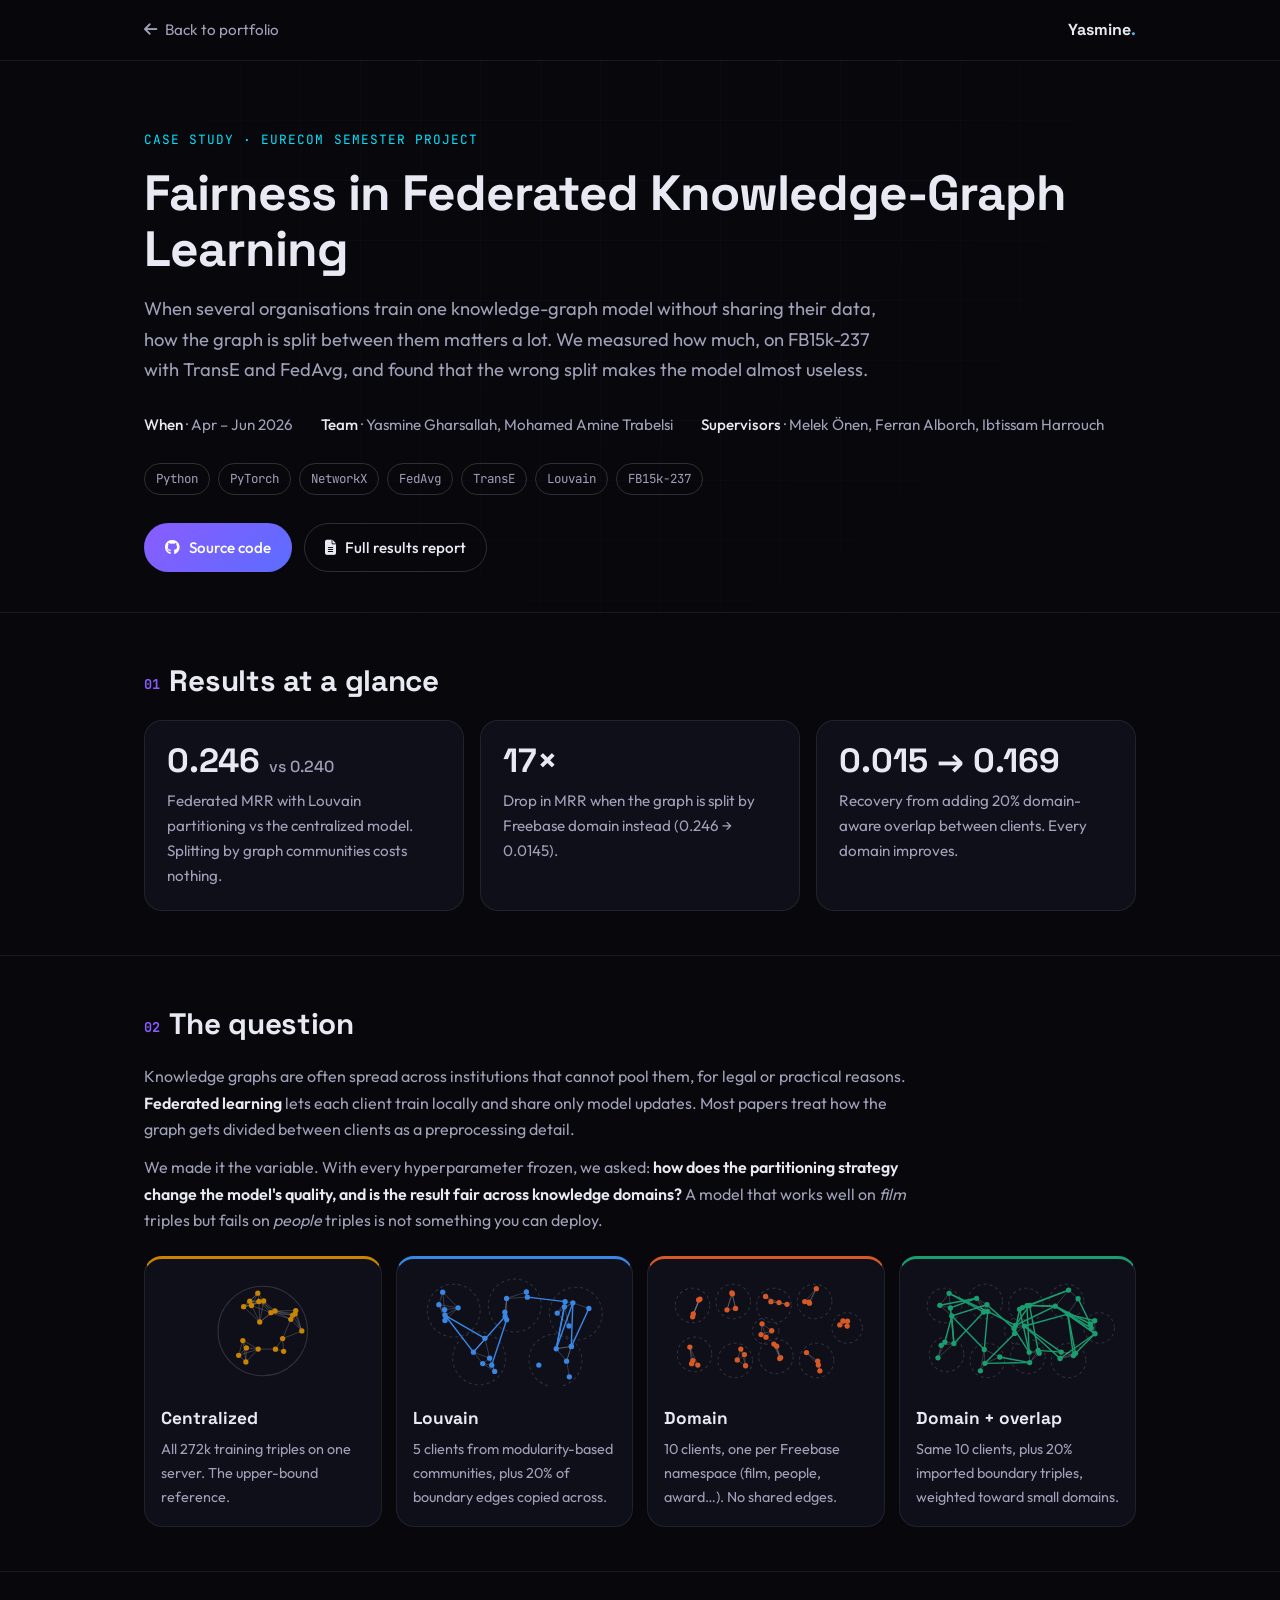
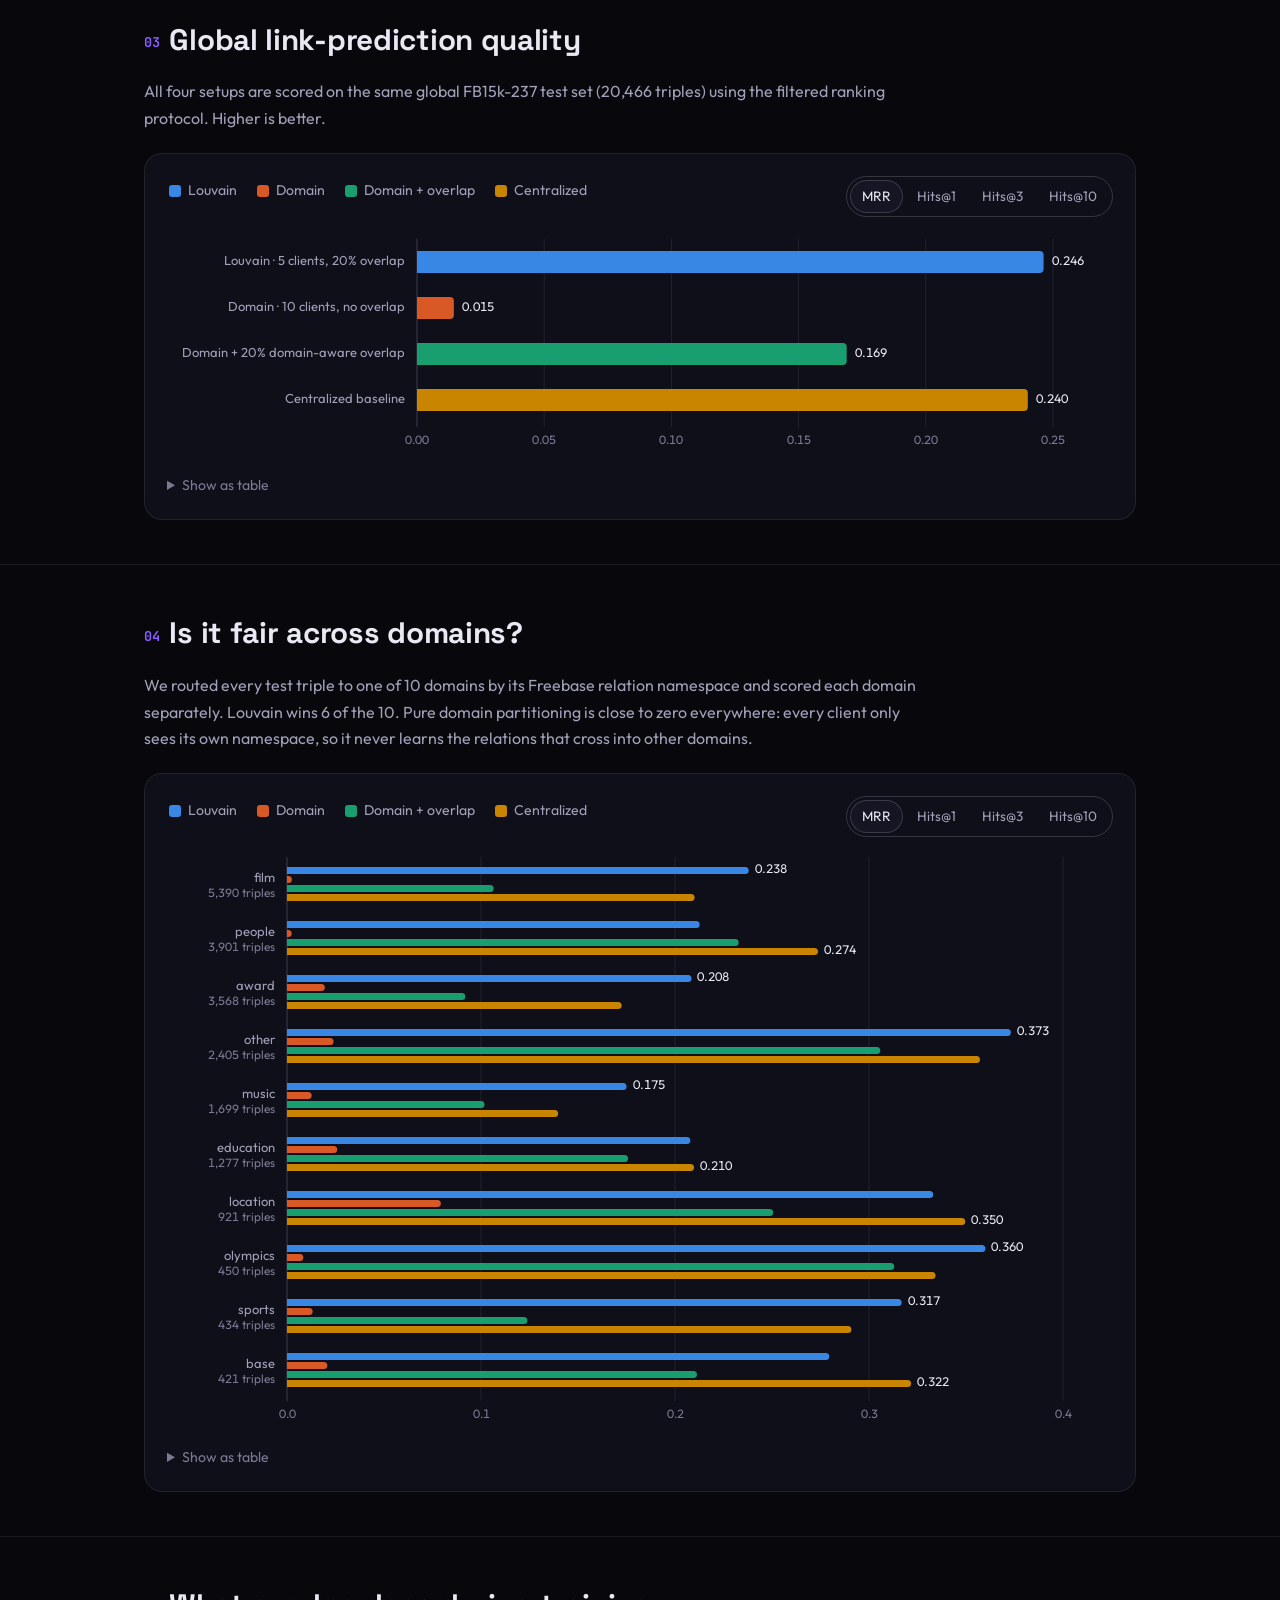
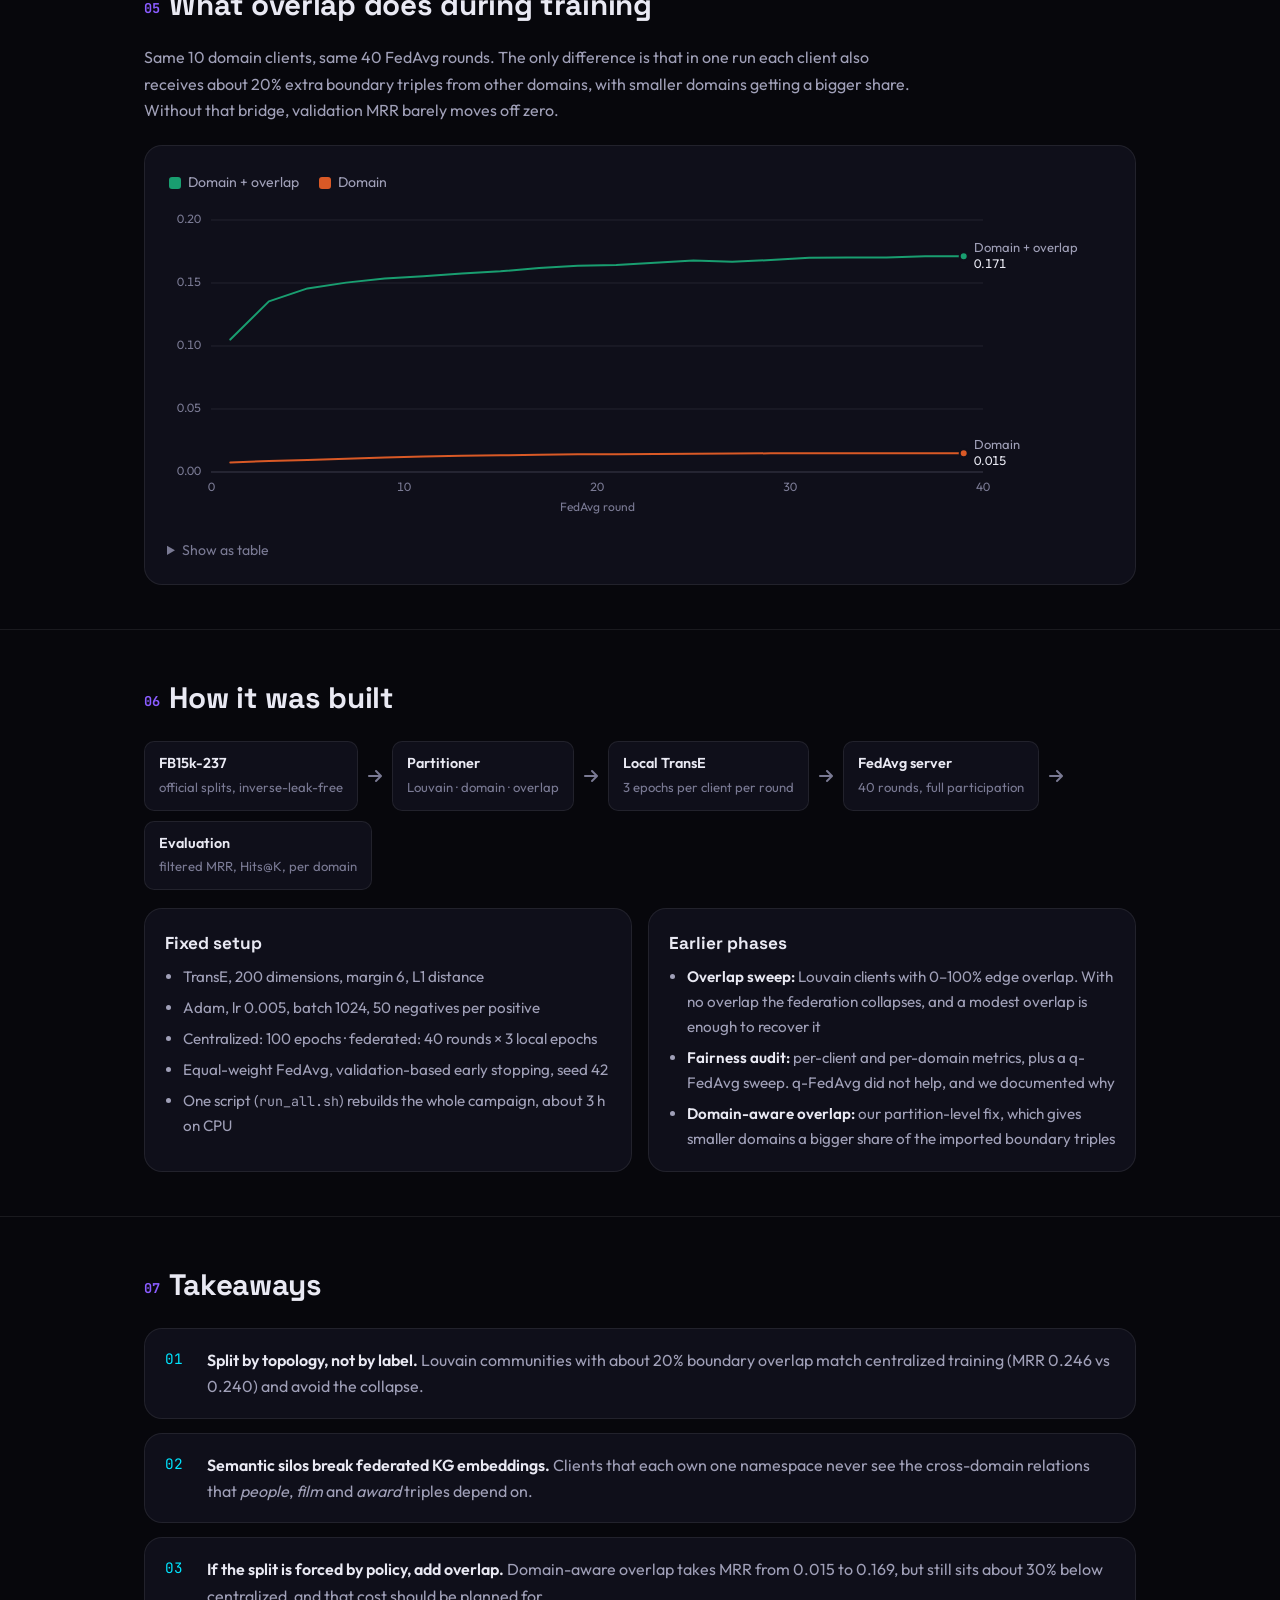
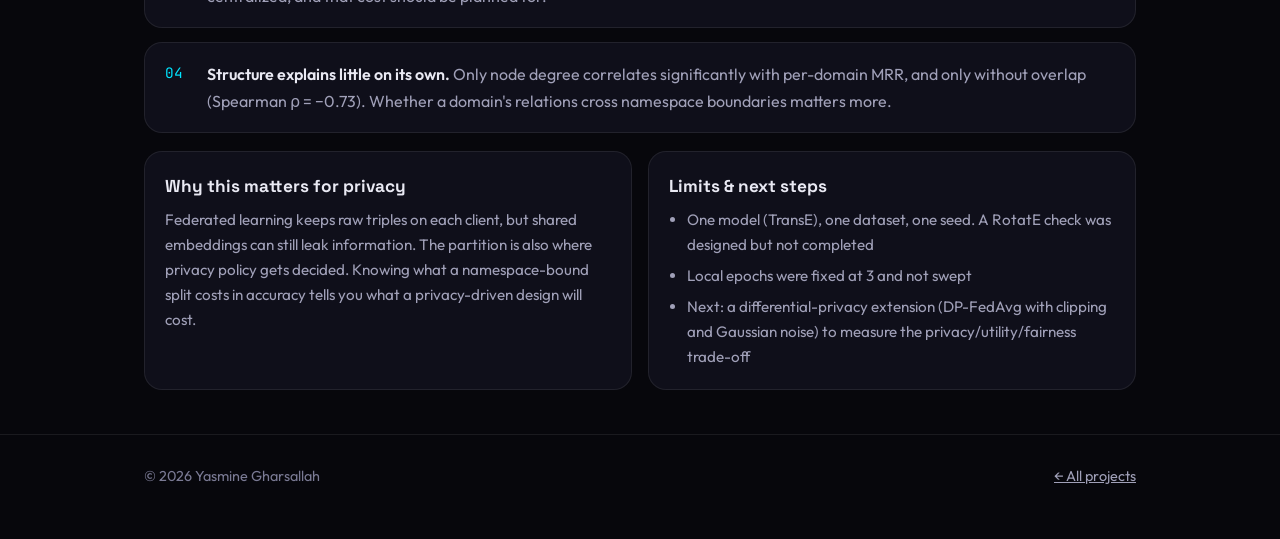
<file: projects/fl-kg/index.html>
<!DOCTYPE html>
<html lang="en">
<head>
  <meta charset="UTF-8" />
  <meta name="viewport" content="width=device-width, initial-scale=1.0" />
  <meta name="description" content="Fairness in federated knowledge-graph learning: how the partitioning of FB15k-237 across FedAvg clients changes TransE link-prediction quality and per-domain fairness. EURECOM semester project, Spring 2026." />
  <meta name="author" content="Yasmine Gharsallah" />
  <title>Federated KG Fairness · Yasmine Gharsallah</title>
  <link rel="preconnect" href="https://fonts.googleapis.com" />
  <link rel="preconnect" href="https://fonts.gstatic.com" crossorigin />
  <link href="https://fonts.googleapis.com/css2?family=JetBrains+Mono:wght@400;500;700&family=Outfit:wght@300;400;500;600;700;800&family=Space+Grotesk:wght@400;500;600;700&display=swap" rel="stylesheet" />
  <link rel="stylesheet" href="https://cdnjs.cloudflare.com/ajax/libs/font-awesome/6.5.1/css/all.min.css" />
  <style>
    :root {
      color-scheme: dark;
      --bg: #07070c;
      --surface: #0f0f1a;
      --surface-2: #151524;
      --border: rgba(255, 255, 255, 0.08);
      --border-strong: rgba(255, 255, 255, 0.16);
      --text: #e9e9f3;
      --text-dim: #a0a0b8;
      --text-muted: #7a7a94;
      --grid: #22222f;
      --axis: #3a3a4a;
      --accent: #8a5cff;
      --accent-2: #00e5ff;
      --gradient: linear-gradient(135deg, #8a5cff 0%, #00e5ff 50%, #ff4d9d 100%);
      --radius: 18px;
      --radius-sm: 10px;

      /* chart series: one color per partitioning method, fixed order */
      --s-louvain: #3987e5;
      --s-domain: #d95926;
      --s-overlap: #199e70;
      --s-central: #c98500;
    }

    * { margin: 0; padding: 0; box-sizing: border-box; }
    html { scroll-behavior: smooth; }
    body {
      font-family: 'Outfit', system-ui, sans-serif;
      background: var(--bg);
      color: var(--text);
      line-height: 1.65;
      overflow-x: hidden;
    }
    body::before {
      content: "";
      position: fixed; inset: 0;
      background-image:
        linear-gradient(rgba(138,92,255,0.045) 1px, transparent 1px),
        linear-gradient(90deg, rgba(138,92,255,0.045) 1px, transparent 1px);
      background-size: 60px 60px;
      mask-image: radial-gradient(ellipse at top, black 30%, transparent 75%);
      pointer-events: none;
      z-index: -1;
    }
    a { color: inherit; }
    code, .mono { font-family: 'JetBrains Mono', monospace; font-size: 0.88em; }

    .wrap { max-width: 1040px; margin: 0 auto; padding: 0 24px; }
    @media (max-width: 600px) { .wrap { padding: 0 16px; } }

    /* top bar */
    .topbar {
      position: sticky; top: 0; z-index: 10;
      background: rgba(7, 7, 12, 0.8);
      backdrop-filter: blur(12px);
      border-bottom: 1px solid var(--border);
    }
    .topbar .wrap { display: flex; align-items: center; justify-content: space-between; height: 60px; gap: 16px; }
    .back { text-decoration: none; color: var(--text-dim); font-size: 0.95rem; display: inline-flex; gap: 8px; align-items: center; }
    .back:hover { color: var(--text); }
    .logo { font-family: 'Space Grotesk', sans-serif; font-weight: 700; text-decoration: none; }
    .logo span { background: var(--gradient); -webkit-background-clip: text; background-clip: text; color: transparent; }

    /* hero */
    header.hero { padding: 64px 0 40px; }
    .eyebrow { font-family: 'JetBrains Mono', monospace; font-size: 0.8rem; color: var(--accent-2); letter-spacing: 0.08em; text-transform: uppercase; }
    h1 {
      font-family: 'Space Grotesk', sans-serif;
      font-size: clamp(2rem, 5vw, 3.1rem);
      line-height: 1.12;
      margin: 14px 0 18px;
      letter-spacing: -0.02em;
    }
    .lede { font-size: 1.15rem; color: var(--text-dim); max-width: 760px; }
    .meta { display: flex; flex-wrap: wrap; gap: 10px 28px; margin: 26px 0; color: var(--text-dim); font-size: 0.95rem; }
    .meta b { color: var(--text); font-weight: 500; }
    .tags { display: flex; flex-wrap: wrap; gap: 8px; margin-bottom: 28px; }
    .tags span {
      font-family: 'JetBrains Mono', monospace; font-size: 0.78rem;
      padding: 5px 11px; border-radius: 999px;
      border: 1px solid var(--border-strong); color: var(--text-dim);
    }
    .actions { display: flex; flex-wrap: wrap; gap: 12px; }
    .btn {
      display: inline-flex; align-items: center; gap: 9px;
      padding: 11px 20px; border-radius: 999px;
      text-decoration: none; font-weight: 500; font-size: 0.95rem;
      border: 1px solid var(--border-strong);
      transition: transform 0.2s, border-color 0.2s, background 0.2s;
    }
    .btn:hover { transform: translateY(-2px); border-color: var(--accent); }
    .btn.primary { background: linear-gradient(135deg, #8a5cff, #5b6cff); border-color: transparent; color: #fff; }

    /* sections */
    section { padding: 44px 0; border-top: 1px solid var(--border); }
    h2 {
      font-family: 'Space Grotesk', sans-serif;
      font-size: clamp(1.45rem, 3vw, 1.85rem);
      letter-spacing: -0.01em;
      margin-bottom: 14px;
    }
    h2 .num { font-family: 'JetBrains Mono', monospace; font-size: 0.85rem; color: var(--accent); margin-right: 10px; vertical-align: middle; }
    h3 { font-family: 'Space Grotesk', sans-serif; font-size: 1.08rem; margin-bottom: 6px; }
    p { color: var(--text-dim); max-width: 780px; }
    p + p { margin-top: 12px; }
    p strong, li strong { color: var(--text); font-weight: 600; }

    /* stat tiles */
    .stats { display: grid; grid-template-columns: repeat(3, 1fr); gap: 16px; margin-top: 8px; }
    @media (max-width: 760px) { .stats { grid-template-columns: 1fr; } }
    .stat {
      background: var(--surface); border: 1px solid var(--border);
      border-radius: var(--radius); padding: 22px;
    }
    .stat .v { font-family: 'Space Grotesk', sans-serif; font-size: 2.1rem; font-weight: 700; line-height: 1.1; }
    .stat .v small { font-size: 1rem; color: var(--text-dim); font-weight: 500; }
    .stat .l { color: var(--text-dim); font-size: 0.95rem; margin-top: 8px; }

    /* strategy cards */
    .strategies { display: grid; grid-template-columns: repeat(4, 1fr); gap: 14px; margin-top: 22px; }
    @media (max-width: 900px) { .strategies { grid-template-columns: repeat(2, 1fr); } }
    @media (max-width: 520px) { .strategies { grid-template-columns: 1fr; } }
    .strat {
      background: var(--surface); border: 1px solid var(--border);
      border-radius: var(--radius); padding: 16px;
      border-top: 3px solid var(--c);
    }
    .strat svg { width: 100%; height: auto; margin-bottom: 10px; }
    .strat p { font-size: 0.9rem; }

    /* chart card */
    .card {
      background: var(--surface); border: 1px solid var(--border);
      border-radius: var(--radius); padding: 22px; margin-top: 22px;
    }
    @media (max-width: 600px) { .card { padding: 16px 12px; } }
    .card-head { display: flex; flex-wrap: wrap; align-items: flex-start; justify-content: space-between; gap: 12px 20px; margin-bottom: 14px; }
    .card-head p { font-size: 0.92rem; }
    .seg { display: inline-flex; border: 1px solid var(--border-strong); border-radius: 999px; padding: 3px; gap: 2px; }
    .seg button {
      font: inherit; font-size: 0.85rem; color: var(--text-dim);
      background: none; border: 0; border-radius: 999px;
      padding: 5px 12px; cursor: pointer;
    }
    .seg button[aria-pressed="true"] { background: var(--surface-2); color: var(--text); box-shadow: inset 0 0 0 1px var(--border-strong); }
    .seg button:focus-visible, .legend button:focus-visible { outline: 2px solid var(--accent-2); outline-offset: 2px; }

    .legend { display: flex; flex-wrap: wrap; gap: 6px 16px; margin-bottom: 10px; }
    .legend button, .legend span.item {
      font: inherit; font-size: 0.88rem; color: var(--text-dim);
      background: none; border: 0; cursor: pointer;
      display: inline-flex; align-items: center; gap: 7px; padding: 3px 2px;
    }
    .legend span.item { cursor: default; }
    .legend i { width: 12px; height: 12px; border-radius: 3px; background: var(--c); display: inline-block; }
    .legend button[aria-pressed="false"] { opacity: 0.4; }
    .legend button[aria-pressed="false"] i { background: transparent; box-shadow: inset 0 0 0 2px var(--c); }

    .chart { position: relative; width: 100%; }
    .chart svg { width: 100%; height: auto; overflow: visible; }
    .chart text { font-family: 'Outfit', system-ui, sans-serif; }
    .tick { fill: var(--text-muted); font-size: 12px; font-variant-numeric: tabular-nums; }
    .cat { fill: var(--text-dim); font-size: 13px; }
    .val { fill: var(--text); font-size: 12.5px; font-variant-numeric: tabular-nums; }
    .gridline { stroke: var(--grid); stroke-width: 1; }
    .baseline { stroke: var(--axis); stroke-width: 1; }
    .hit { fill: transparent; cursor: default; }
    .row-hover { fill: rgba(255,255,255,0.035); opacity: 0; }
    .hit:hover + .row-hover, .row-hover.on { opacity: 1; }

    .tip {
      position: absolute; pointer-events: none; z-index: 5;
      background: #1b1b2b; border: 1px solid var(--border-strong);
      border-radius: var(--radius-sm); padding: 10px 12px;
      font-size: 0.85rem; min-width: 170px;
      box-shadow: 0 12px 30px -10px rgba(0,0,0,0.6);
      opacity: 0; transition: opacity 0.12s;
    }
    .tip.on { opacity: 1; }
    .tip .t { font-weight: 600; margin-bottom: 6px; color: var(--text); }
    .tip .r { display: flex; align-items: center; gap: 8px; color: var(--text-dim); }
    .tip .r i { width: 10px; height: 10px; border-radius: 2px; background: var(--c); }
    .tip .r b { margin-left: auto; color: var(--text); font-weight: 500; font-variant-numeric: tabular-nums; padding-left: 14px; }

    details { margin-top: 14px; }
    summary { cursor: pointer; color: var(--text-muted); font-size: 0.88rem; }
    summary:hover { color: var(--text-dim); }
    .tablewrap { overflow-x: auto; margin-top: 10px; }
    table { border-collapse: collapse; width: 100%; font-size: 0.88rem; font-variant-numeric: tabular-nums; }
    th, td { padding: 7px 10px; border-bottom: 1px solid var(--border); text-align: right; white-space: nowrap; }
    th:first-child, td:first-child { text-align: left; }
    th { color: var(--text-dim); font-weight: 500; }
    td { color: var(--text); }

    /* findings list */
    .findings { list-style: none; counter-reset: f; display: grid; gap: 14px; margin-top: 18px; }
    .findings li {
      counter-increment: f; position: relative;
      background: var(--surface); border: 1px solid var(--border);
      border-radius: var(--radius); padding: 18px 20px 18px 62px;
      color: var(--text-dim);
    }
    .findings li::before {
      content: counter(f, decimal-leading-zero);
      position: absolute; left: 20px; top: 18px;
      font-family: 'JetBrains Mono', monospace; color: var(--accent-2); font-size: 0.9rem;
    }

    .two { display: grid; grid-template-columns: 1fr 1fr; gap: 16px; margin-top: 18px; }
    @media (max-width: 760px) { .two { grid-template-columns: 1fr; } }
    .box { background: var(--surface); border: 1px solid var(--border); border-radius: var(--radius); padding: 20px; }
    .box ul { padding-left: 18px; color: var(--text-dim); display: grid; gap: 6px; font-size: 0.95rem; }

    .pipeline { display: flex; flex-wrap: wrap; gap: 10px; margin-top: 18px; align-items: center; }
    .pipeline .step {
      background: var(--surface); border: 1px solid var(--border);
      border-radius: var(--radius-sm); padding: 10px 14px; font-size: 0.9rem;
    }
    .pipeline .step b { display: block; color: var(--text); font-weight: 600; }
    .pipeline .step span { color: var(--text-muted); font-size: 0.82rem; }
    .pipeline .arrow { color: var(--text-muted); }

    footer { border-top: 1px solid var(--border); padding: 30px 0 50px; color: var(--text-muted); font-size: 0.9rem; }
    footer .wrap { display: flex; flex-wrap: wrap; gap: 12px; justify-content: space-between; }
    footer a { color: var(--text-dim); }

    @media (prefers-reduced-motion: reduce) {
      html { scroll-behavior: auto; }
      .btn, .tip { transition: none; }
    }
  </style>
</head>
<body>

  <nav class="topbar">
    <div class="wrap">
      <a class="back" href="../../index.html#projects"><i class="fa-solid fa-arrow-left"></i> Back to portfolio</a>
      <a class="logo" href="../../index.html">Yasmine<span>.</span></a>
    </div>
  </nav>

  <header class="hero">
    <div class="wrap">
      <span class="eyebrow">Case study · EURECOM semester project</span>
      <h1>Fairness in Federated Knowledge-Graph Learning</h1>
      <p class="lede">When several organisations train one knowledge-graph model without sharing their data, how the graph is split between them matters a lot. We measured how much, on FB15k-237 with TransE and FedAvg, and found that the wrong split makes the model almost useless.</p>

      <div class="meta">
        <div><b>When</b> · Apr – Jun 2026</div>
        <div><b>Team</b> · Yasmine Gharsallah, Mohamed Amine Trabelsi</div>
        <div><b>Supervisors</b> · Melek Önen, Ferran Alborch, Ibtissam Harrouch</div>
      </div>

      <div class="tags">
        <span>Python</span><span>PyTorch</span><span>NetworkX</span><span>FedAvg</span>
        <span>TransE</span><span>Louvain</span><span>FB15k-237</span>
      </div>

      <div class="actions">
        <a class="btn primary" href="https://github.com/Yasmine-Gharsallah/Fairness_Privacy_FLKG_FB15k237" target="_blank" rel="noopener"><i class="fa-brands fa-github"></i> Source code</a>
        <a class="btn" href="https://github.com/Yasmine-Gharsallah/Fairness_Privacy_FLKG_FB15k237/blob/main/reports/repport_FL%20kg.pdf" target="_blank" rel="noopener"><i class="fa-solid fa-file-lines"></i> Full results report</a>
      </div>
    </div>
  </header>

  <main>

    <section>
      <div class="wrap">
        <h2><span class="num">01</span>Results at a glance</h2>
        <div class="stats">
          <div class="stat">
            <div class="v">0.246 <small>vs 0.240</small></div>
            <div class="l">Federated MRR with Louvain partitioning vs the centralized model. Splitting by graph communities costs nothing.</div>
          </div>
          <div class="stat">
            <div class="v">17×</div>
            <div class="l">Drop in MRR when the graph is split by Freebase domain instead (0.246 → 0.0145).</div>
          </div>
          <div class="stat">
            <div class="v">0.015 → 0.169</div>
            <div class="l">Recovery from adding 20% domain-aware overlap between clients. Every domain improves.</div>
          </div>
        </div>
      </div>
    </section>

    <section>
      <div class="wrap">
        <h2><span class="num">02</span>The question</h2>
        <p>Knowledge graphs are often spread across institutions that cannot pool them, for legal or practical reasons. <strong>Federated learning</strong> lets each client train locally and share only model updates. Most papers treat how the graph gets divided between clients as a preprocessing detail.</p>
        <p>We made it the variable. With every hyperparameter frozen, we asked: <strong>how does the partitioning strategy change the model's quality, and is the result fair across knowledge domains?</strong> A model that works well on <em>film</em> triples but fails on <em>people</em> triples is not something you can deploy.</p>

        <div class="strategies" id="strategies"></div>
      </div>
    </section>

    <section>
      <div class="wrap">
        <h2><span class="num">03</span>Global link-prediction quality</h2>
        <p>All four setups are scored on the same global FB15k-237 test set (20,466 triples) using the filtered ranking protocol. Higher is better.</p>

        <div class="card">
          <div class="card-head">
            <div class="legend" id="globalLegend"></div>
            <div class="seg" id="metricSeg" role="group" aria-label="Metric"></div>
          </div>
          <div class="chart" id="globalChart"></div>
          <details>
            <summary>Show as table</summary>
            <div class="tablewrap" id="globalTable"></div>
          </details>
        </div>
      </div>
    </section>

    <section>
      <div class="wrap">
        <h2><span class="num">04</span>Is it fair across domains?</h2>
        <p>We routed every test triple to one of 10 domains by its Freebase relation namespace and scored each domain separately. Louvain wins 6 of the 10. Pure domain partitioning is close to zero everywhere: every client only sees its own namespace, so it never learns the relations that cross into other domains.</p>

        <div class="card">
          <div class="card-head">
            <div class="legend" id="domainLegend" role="group" aria-label="Show or hide methods"></div>
            <div class="seg" id="domainMetricSeg" role="group" aria-label="Metric"></div>
          </div>
          <div class="chart" id="domainChart"></div>
          <details>
            <summary>Show as table</summary>
            <div class="tablewrap" id="domainTable"></div>
          </details>
        </div>
      </div>
    </section>

    <section>
      <div class="wrap">
        <h2><span class="num">05</span>What overlap does during training</h2>
        <p>Same 10 domain clients, same 40 FedAvg rounds. The only difference is that in one run each client also receives about 20% extra boundary triples from other domains, with smaller domains getting a bigger share. Without that bridge, validation MRR barely moves off zero.</p>

        <div class="card">
          <div class="legend" id="curveLegend"></div>
          <div class="chart" id="curveChart"></div>
          <details>
            <summary>Show as table</summary>
            <div class="tablewrap" id="curveTable"></div>
          </details>
        </div>
      </div>
    </section>

    <section>
      <div class="wrap">
        <h2><span class="num">06</span>How it was built</h2>
        <div class="pipeline">
          <div class="step"><b>FB15k-237</b><span>official splits, inverse-leak-free</span></div>
          <span class="arrow"><i class="fa-solid fa-arrow-right"></i></span>
          <div class="step"><b>Partitioner</b><span>Louvain · domain · overlap</span></div>
          <span class="arrow"><i class="fa-solid fa-arrow-right"></i></span>
          <div class="step"><b>Local TransE</b><span>3 epochs per client per round</span></div>
          <span class="arrow"><i class="fa-solid fa-arrow-right"></i></span>
          <div class="step"><b>FedAvg server</b><span>40 rounds, full participation</span></div>
          <span class="arrow"><i class="fa-solid fa-arrow-right"></i></span>
          <div class="step"><b>Evaluation</b><span>filtered MRR, Hits@K, per domain</span></div>
        </div>

        <div class="two">
          <div class="box">
            <h3>Fixed setup</h3>
            <ul>
              <li>TransE, 200 dimensions, margin 6, L1 distance</li>
              <li>Adam, lr 0.005, batch 1024, 50 negatives per positive</li>
              <li>Centralized: 100 epochs · federated: 40 rounds × 3 local epochs</li>
              <li>Equal-weight FedAvg, validation-based early stopping, seed 42</li>
              <li>One script (<code>run_all.sh</code>) rebuilds the whole campaign, about 3 h on CPU</li>
            </ul>
          </div>
          <div class="box">
            <h3>Earlier phases</h3>
            <ul>
              <li><strong>Overlap sweep:</strong> Louvain clients with 0–100% edge overlap. With no overlap the federation collapses, and a modest overlap is enough to recover it</li>
              <li><strong>Fairness audit:</strong> per-client and per-domain metrics, plus a q-FedAvg sweep. q-FedAvg did not help, and we documented why</li>
              <li><strong>Domain-aware overlap:</strong> our partition-level fix, which gives smaller domains a bigger share of the imported boundary triples</li>
            </ul>
          </div>
        </div>
      </div>
    </section>

    <section>
      <div class="wrap">
        <h2><span class="num">07</span>Takeaways</h2>
        <ul class="findings">
          <li><strong>Split by topology, not by label.</strong> Louvain communities with about 20% boundary overlap match centralized training (MRR 0.246 vs 0.240) and avoid the collapse.</li>
          <li><strong>Semantic silos break federated KG embeddings.</strong> Clients that each own one namespace never see the cross-domain relations that <em>people</em>, <em>film</em> and <em>award</em> triples depend on.</li>
          <li><strong>If the split is forced by policy, add overlap.</strong> Domain-aware overlap takes MRR from 0.015 to 0.169, but still sits about 30% below centralized, and that cost should be planned for.</li>
          <li><strong>Structure explains little on its own.</strong> Only node degree correlates significantly with per-domain MRR, and only without overlap (Spearman ρ = −0.73). Whether a domain's relations cross namespace boundaries matters more.</li>
        </ul>

        <div class="two">
          <div class="box">
            <h3>Why this matters for privacy</h3>
            <p style="font-size:0.95rem">Federated learning keeps raw triples on each client, but shared embeddings can still leak information. The partition is also where privacy policy gets decided. Knowing what a namespace-bound split costs in accuracy tells you what a privacy-driven design will cost.</p>
          </div>
          <div class="box">
            <h3>Limits &amp; next steps</h3>
            <ul>
              <li>One model (TransE), one dataset, one seed. A RotatE check was designed but not completed</li>
              <li>Local epochs were fixed at 3 and not swept</li>
              <li>Next: a differential-privacy extension (DP-FedAvg with clipping and Gaussian noise) to measure the privacy/utility/fairness trade-off</li>
            </ul>
          </div>
        </div>
      </div>
    </section>

  </main>

  <footer>
    <div class="wrap">
      <span>© 2026 Yasmine Gharsallah</span>
      <a href="../../index.html#projects">← All projects</a>
    </div>
  </footer>

  <script>
  (function () {
    // Results from results/final_campaign/ in the project repo (global test set, filtered protocol).
    const METHODS = [
      { key: 'louvain', name: 'Louvain · 5 clients, 20% overlap', short: 'Louvain', color: 'var(--s-louvain)' },
      { key: 'domain',  name: 'Domain · 10 clients, no overlap', short: 'Domain', color: 'var(--s-domain)' },
      { key: 'overlap', name: 'Domain + 20% domain-aware overlap', short: 'Domain + overlap', color: 'var(--s-overlap)' },
      { key: 'central', name: 'Centralized baseline', short: 'Centralized', color: 'var(--s-central)' }
    ];
    const METRICS = ['MRR', 'Hits@1', 'Hits@3', 'Hits@10'];

    const GLOBAL = {
      louvain: [0.2463, 0.1631, 0.2756, 0.4107],
      domain:  [0.0145, 0.0044, 0.0128, 0.0266],
      overlap: [0.1689, 0.0916, 0.1933, 0.3126],
      central: [0.2401, 0.1633, 0.2623, 0.3910]
    };

    // [domain, #test triples, {method: [MRR, H@1, H@3, H@10]}], ordered by test-set size
    const DOMAINS = [
      ['film', 5390, { louvain: [0.2380, 0.1558, 0.2633, 0.4029], domain: [0.0025, 0.0000, 0.0013, 0.0027], overlap: [0.1065, 0.0490, 0.1124, 0.2160], central: [0.2101, 0.1364, 0.2306, 0.3541] }],
      ['people', 3901, { louvain: [0.2127, 0.1465, 0.2475, 0.3267], domain: [0.0024, 0.0000, 0.0004, 0.0023], overlap: [0.2328, 0.1389, 0.2924, 0.3921], central: [0.2737, 0.2056, 0.3092, 0.3907] }],
      ['award', 3568, { louvain: [0.2085, 0.1151, 0.2372, 0.4046], domain: [0.0195, 0.0014, 0.0235, 0.0486], overlap: [0.0919, 0.0269, 0.1026, 0.2155], central: [0.1725, 0.0932, 0.1837, 0.3379] }],
      ['other', 2405, { louvain: [0.3731, 0.2946, 0.4050, 0.5225], domain: [0.0240, 0.0025, 0.0179, 0.0486], overlap: [0.3058, 0.2229, 0.3339, 0.4578], central: [0.3572, 0.2813, 0.3811, 0.5106] }],
      ['music', 1699, { louvain: [0.1750, 0.0859, 0.1881, 0.3564], domain: [0.0127, 0.0006, 0.0100, 0.0300], overlap: [0.1018, 0.0353, 0.0971, 0.2404], central: [0.1398, 0.0644, 0.1463, 0.2940] }],
      ['education', 1277, { louvain: [0.2079, 0.1300, 0.2298, 0.3767], domain: [0.0259, 0.0204, 0.0223, 0.0282], overlap: [0.1758, 0.0850, 0.2024, 0.3614], central: [0.2098, 0.1269, 0.2298, 0.3829] }],
      ['location', 921, { louvain: [0.3331, 0.2470, 0.3708, 0.4908], domain: [0.0793, 0.0575, 0.0803, 0.1107], overlap: [0.2506, 0.1270, 0.3312, 0.4501], central: [0.3496, 0.2676, 0.3865, 0.4984] }],
      ['olympics', 450, { louvain: [0.3600, 0.2244, 0.3978, 0.6700], domain: [0.0084, 0.0000, 0.0033, 0.0089], overlap: [0.3130, 0.1911, 0.3222, 0.5944], central: [0.3343, 0.2111, 0.3589, 0.6044] }],
      ['sports', 434, { louvain: [0.3168, 0.2200, 0.3629, 0.4977], domain: [0.0132, 0.0000, 0.0046, 0.0300], overlap: [0.1239, 0.0403, 0.1463, 0.2707], central: [0.2909, 0.1982, 0.3145, 0.4781] }],
      ['base', 421, { louvain: [0.2795, 0.1734, 0.3444, 0.4846], domain: [0.0208, 0.0000, 0.0095, 0.0570], overlap: [0.2113, 0.1152, 0.2447, 0.3884], central: [0.3217, 0.2316, 0.3575, 0.4988] }]
    ];

    // Validation MRR per FedAvg round (evaluated every 2 rounds)
    const CURVES = {
      domain: [[1,0.0076],[3,0.0087],[5,0.0095],[7,0.0106],[9,0.0116],[11,0.0124],[13,0.0128],[15,0.0133],[17,0.0136],[19,0.0140],[21,0.0141],[23,0.0143],[25,0.0145],[27,0.0147],[29,0.0148],[31,0.0149],[33,0.0149],[35,0.0149],[37,0.0149],[39,0.0149]],
      overlap: [[1,0.1051],[3,0.1354],[5,0.1457],[7,0.1503],[9,0.1535],[11,0.1553],[13,0.1576],[15,0.1593],[17,0.1619],[19,0.1637],[21,0.1642],[23,0.1660],[25,0.1678],[27,0.1669],[29,0.1682],[31,0.1701],[33,0.1702],[35,0.1703],[37,0.1713],[39,0.1713]]
    };

    const NS = 'http://www.w3.org/2000/svg';
    const byKey = Object.fromEntries(METHODS.map(m => [m.key, m]));
    const fmt = v => v.toFixed(3);

    function el(tag, attrs, parent) {
      const n = document.createElementNS(NS, tag);
      for (const k in attrs) n.setAttribute(k, attrs[k]);
      if (parent) parent.appendChild(n);
      return n;
    }
    function text(parent, x, y, str, cls, anchor) {
      const t = el('text', { x, y, class: cls, 'text-anchor': anchor || 'start', 'dominant-baseline': 'middle' }, parent);
      t.textContent = str;
      return t;
    }
    // horizontal bar with a 4px rounded data-end and a square baseline end
    function hbar(parent, x0, y, w, h, color) {
      if (w <= 0) return;
      const r = Math.min(4, w, h / 2);
      const d = `M${x0},${y}H${x0 + w - r}Q${x0 + w},${y} ${x0 + w},${y + r}V${y + h - r}Q${x0 + w},${y + h} ${x0 + w - r},${y + h}H${x0}Z`;
      el('path', { d, fill: color }, parent);
    }
    function niceMax(v) {
      const step = v > 0.3 ? 0.1 : 0.05;
      return Math.ceil(v / step) * step;
    }

    // ---------- tooltip ----------
    function makeTip(host) {
      const tip = document.createElement('div');
      tip.className = 'tip';
      tip.setAttribute('role', 'status');
      host.appendChild(tip);
      return {
        show(html, evt) {
          tip.innerHTML = html;
          tip.classList.add('on');
          const hb = host.getBoundingClientRect();
          let x = evt.clientX - hb.left + 14, y = evt.clientY - hb.top + 14;
          const tw = tip.offsetWidth, th = tip.offsetHeight;
          if (x + tw > hb.width) x = evt.clientX - hb.left - tw - 14;
          if (x < 0) x = 4;
          if (y + th > hb.height + 40) y = evt.clientY - hb.top - th - 10;
          tip.style.left = x + 'px';
          tip.style.top = y + 'px';
        },
        hide() { tip.classList.remove('on'); }
      };
    }
    function tipRows(title, rows) {
      return `<div class="t">${title}</div>` + rows.map(r =>
        `<div class="r" style="--c:${r.color}"><i></i>${r.label}<b>${r.value}</b></div>`).join('');
    }

    function segmented(host, labels, onChange) {
      labels.forEach((lab, i) => {
        const b = document.createElement('button');
        b.type = 'button';
        b.textContent = lab;
        b.setAttribute('aria-pressed', i === 0 ? 'true' : 'false');
        b.addEventListener('click', () => {
          host.querySelectorAll('button').forEach(x => x.setAttribute('aria-pressed', 'false'));
          b.setAttribute('aria-pressed', 'true');
          onChange(i);
        });
        host.appendChild(b);
      });
    }

    // ---------- strategy schematics ----------
    (function drawStrategies() {
      const host = document.getElementById('strategies');
      const cards = [
        { key: 'central', title: 'Centralized', body: 'All 272k training triples on one server. The upper-bound reference.' },
        { key: 'louvain', title: 'Louvain', body: '5 clients from modularity-based communities, plus 20% of boundary edges copied across.' },
        { key: 'domain', title: 'Domain', body: '10 clients, one per Freebase namespace (film, people, award…). No shared edges.' },
        { key: 'overlap', title: 'Domain + overlap', body: 'Same 10 clients, plus 20% imported boundary triples, weighted toward small domains.' }
      ];
      // deterministic pseudo-random so the drawing never changes between loads
      let seed = 7;
      const rnd = () => (seed = (seed * 16807) % 2147483647) / 2147483647;

      cards.forEach(c => {
        const m = byKey[c.key];
        const card = document.createElement('div');
        card.className = 'strat';
        card.style.setProperty('--c', m.color);
        const svg = el('svg', { viewBox: '0 0 200 110', role: 'img', 'aria-label': c.title + ' partitioning schematic' });
        const groups = c.key === 'central' ? [[100, 55, 40]] :
          c.key === 'louvain' ? [[40, 35, 22], [100, 30, 22], [160, 38, 22], [65, 82, 22], [140, 84, 22]] :
          [[28, 30, 13], [68, 26, 13], [108, 30, 13], [148, 26, 13], [180, 52, 11], [30, 78, 13], [70, 84, 13], [110, 80, 13], [150, 84, 13], [100, 55, 9]];
        const nodes = [];
        groups.forEach((g, gi) => {
          el('circle', { cx: g[0], cy: g[1], r: g[2] + 4, fill: 'none', stroke: 'rgba(255,255,255,0.14)', 'stroke-dasharray': c.key === 'central' ? '0' : '3 3' }, svg);
          const n = c.key === 'central' ? 22 : c.key === 'louvain' ? 6 : 4;
          for (let i = 0; i < n; i++) {
            const a = rnd() * Math.PI * 2, rr = Math.sqrt(rnd()) * g[2];
            nodes.push({ x: g[0] + Math.cos(a) * rr, y: g[1] + Math.sin(a) * rr, g: gi });
          }
        });
        const edges = el('g', {}, svg);
        nodes.forEach((a, i) => {
          nodes.forEach((b, j) => {
            if (j <= i) return;
            const d = Math.hypot(a.x - b.x, a.y - b.y);
            const same = a.g === b.g;
            const cross = !same && (c.key === 'louvain' || c.key === 'overlap') && d < 48 && rnd() < 0.18;
            if ((same && d < 22) || cross) {
              el('line', { x1: a.x, y1: a.y, x2: b.x, y2: b.y, stroke: cross ? m.color : 'rgba(255,255,255,0.22)', 'stroke-width': cross ? 1.4 : 0.8 }, edges);
            }
          });
        });
        nodes.forEach(n => el('circle', { cx: n.x, cy: n.y, r: 2.6, fill: m.color }, svg));
        card.appendChild(svg);
        const h = document.createElement('h3'); h.textContent = c.title; card.appendChild(h);
        const p = document.createElement('p'); p.textContent = c.body; card.appendChild(p);
        host.appendChild(card);
      });
    })();

    // ---------- chart 1: global metrics ----------
    (function globalChart() {
      const host = document.getElementById('globalChart');
      const tip = makeTip(host);
      const legend = document.getElementById('globalLegend');
      METHODS.forEach(m => {
        const s = document.createElement('span');
        s.className = 'item'; s.style.setProperty('--c', m.color);
        s.innerHTML = `<i></i>${m.short}`;
        legend.appendChild(s);
      });

      function draw(mi) {
        host.querySelectorAll('svg').forEach(s => s.remove());
        const W = Math.max(300, host.clientWidth || 800), narrow = W < 560;
        const labelW = narrow ? 118 : 250, right = 60, rowH = 46, barH = 22, top = 8;
        const H = top + METHODS.length * rowH + 30;
        const svg = el('svg', { viewBox: `0 0 ${W} ${H}`, role: 'img', 'aria-label': METRICS[mi] + ' by partitioning method' });
        host.insertBefore(svg, host.firstChild);
        const plotW = W - labelW - right;
        const max = niceMax(Math.max(...METHODS.map(m => GLOBAL[m.key][mi])));
        const x = v => labelW + (v / max) * plotW;
        const step = max > 0.3 ? 0.1 : 0.05;
        for (let v = 0; v <= max + 1e-9; v += step) {
          el('line', { x1: x(v), x2: x(v), y1: top, y2: H - 26, class: v === 0 ? 'baseline' : 'gridline' }, svg);
          text(svg, x(v), H - 12, v.toFixed(2), 'tick', 'middle');
        }
        METHODS.forEach((m, i) => {
          const y = top + i * rowH + (rowH - barH) / 2;
          const v = GLOBAL[m.key][mi];
          text(svg, labelW - 12, y + barH / 2, narrow ? m.short : m.name, 'cat', 'end');
          hbar(svg, x(0), y, x(v) - x(0), barH, m.color);
          text(svg, x(v) + 8, y + barH / 2, fmt(v), 'val');
          const hit = el('rect', { x: 0, y: top + i * rowH, width: W, height: rowH, class: 'hit' }, svg);
          el('rect', { x: 0, y: top + i * rowH, width: W, height: rowH, class: 'row-hover', rx: 6 }, svg);
          hit.addEventListener('mousemove', e => tip.show(tipRows(m.name, METRICS.map((mm, k) => ({ color: m.color, label: mm, value: fmt(GLOBAL[m.key][k]) }))), e));
          hit.addEventListener('mouseleave', () => tip.hide());
        });
      }
      let cur = 0;
      segmented(document.getElementById('metricSeg'), METRICS, i => { cur = i; draw(i); });
      draw(0);
      window.addEventListener('resize', () => draw(cur));

      document.getElementById('globalTable').innerHTML =
        '<table><thead><tr><th>Method</th>' + METRICS.map(m => `<th>${m}</th>`).join('') + '</tr></thead><tbody>' +
        METHODS.map(m => `<tr><td>${m.name}</td>` + GLOBAL[m.key].map(v => `<td>${fmt(v)}</td>`).join('') + '</tr>').join('') +
        '</tbody></table>';
    })();

    // ---------- chart 2: per-domain ----------
    (function domainChart() {
      const host = document.getElementById('domainChart');
      const tip = makeTip(host);
      const legend = document.getElementById('domainLegend');
      const visible = Object.fromEntries(METHODS.map(m => [m.key, true]));
      let mi = 0;

      METHODS.forEach(m => {
        const b = document.createElement('button');
        b.type = 'button'; b.style.setProperty('--c', m.color);
        b.setAttribute('aria-pressed', 'true');
        b.innerHTML = `<i></i>${m.short}`;
        b.addEventListener('click', () => {
          const on = b.getAttribute('aria-pressed') === 'true';
          if (on && Object.values(visible).filter(Boolean).length === 1) return; // keep at least one
          visible[m.key] = !on;
          b.setAttribute('aria-pressed', String(!on));
          draw();
        });
        legend.appendChild(b);
      });

      function draw() {
        host.querySelectorAll('svg').forEach(s => s.remove());
        const shown = METHODS.filter(m => visible[m.key]);
        const W = Math.max(300, host.clientWidth || 800), labelW = W < 560 ? 96 : 120, right = 50, barH = 7, gap = 2, top = 6;
        const groupH = shown.length * (barH + gap) - gap;
        const rowH = groupH + 20;
        const H = top + DOMAINS.length * rowH + 28;
        const svg = el('svg', { viewBox: `0 0 ${W} ${H}`, role: 'img', 'aria-label': METRICS[mi] + ' per knowledge domain' });
        host.insertBefore(svg, host.firstChild);
        const plotW = W - labelW - right;
        const max = niceMax(Math.max(...DOMAINS.flatMap(d => shown.map(m => d[2][m.key][mi]))));
        const x = v => labelW + (v / max) * plotW;
        const step = 0.1;
        for (let v = 0; v <= max + 1e-9; v += step) {
          el('line', { x1: x(v), x2: x(v), y1: top, y2: H - 24, class: v === 0 ? 'baseline' : 'gridline' }, svg);
          text(svg, x(v), H - 10, v.toFixed(1), 'tick', 'middle');
        }
        DOMAINS.forEach((d, i) => {
          const y0 = top + i * rowH + 10;
          text(svg, labelW - 12, y0 + groupH / 2 - 5, d[0], 'cat', 'end');
          text(svg, labelW - 12, y0 + groupH / 2 + 10, d[1].toLocaleString('en') + ' triples', 'tick', 'end');
          shown.forEach((m, k) => {
            const v = d[2][m.key][mi];
            hbar(svg, x(0), y0 + k * (barH + gap), Math.max(x(v) - x(0), 1.5), barH, m.color);
          });
          // label only the best method in each domain
          const best = shown.reduce((a, m) => d[2][m.key][mi] > d[2][a.key][mi] ? m : a, shown[0]);
          const bi = shown.indexOf(best);
          text(svg, x(d[2][best.key][mi]) + 6, y0 + bi * (barH + gap) + barH / 2, fmt(d[2][best.key][mi]), 'val');

          const hit = el('rect', { x: 0, y: top + i * rowH, width: W, height: rowH, class: 'hit' }, svg);
          el('rect', { x: 0, y: top + i * rowH, width: W, height: rowH, class: 'row-hover', rx: 6 }, svg);
          hit.addEventListener('mousemove', e => tip.show(tipRows(`${d[0]} · ${METRICS[mi]}`,
            shown.map(m => ({ color: m.color, label: m.short, value: fmt(d[2][m.key][mi]) }))), e));
          hit.addEventListener('mouseleave', () => tip.hide());
        });
        renderTable();
      }
      function renderTable() {
        document.getElementById('domainTable').innerHTML =
          `<table><thead><tr><th>Domain (${METRICS[mi]})</th><th>Test triples</th>` + METHODS.map(m => `<th>${m.short}</th>`).join('') + '</tr></thead><tbody>' +
          DOMAINS.map(d => `<tr><td>${d[0]}</td><td>${d[1].toLocaleString('en')}</td>` + METHODS.map(m => `<td>${fmt(d[2][m.key][mi])}</td>`).join('') + '</tr>').join('') +
          '</tbody></table>';
      }
      segmented(document.getElementById('domainMetricSeg'), METRICS, i => { mi = i; draw(); });
      draw();
      window.addEventListener('resize', draw);
    })();

    // ---------- chart 3: convergence ----------
    (function curveChart() {
      const host = document.getElementById('curveChart');
      const tip = makeTip(host);
      const series = ['overlap', 'domain'].map(k => byKey[k]);
      const legend = document.getElementById('curveLegend');
      series.forEach(m => {
        const s = document.createElement('span');
        s.className = 'item'; s.style.setProperty('--c', m.color);
        s.innerHTML = `<i></i>${m.short}`;
        legend.appendChild(s);
      });

      function draw() {
        host.querySelectorAll('svg').forEach(s => s.remove());
        const W = Math.max(300, host.clientWidth || 800), narrow = W < 560;
        const H = narrow ? 260 : 310, L = 44, R = narrow ? 104 : 130, T = 12, B = 46;
        const svg = el('svg', { viewBox: `0 0 ${W} ${H}`, role: 'img', 'aria-label': 'Validation MRR per FedAvg round, with and without overlap' });
        host.appendChild(svg);
        const x = r => L + (r / 40) * (W - L - R);
        const y = v => T + (1 - v / 0.2) * (H - T - B);
        for (let v = 0; v <= 0.2001; v += 0.05) {
          el('line', { x1: L, x2: W - R, y1: y(v), y2: y(v), class: v === 0 ? 'baseline' : 'gridline' }, svg);
          text(svg, L - 10, y(v), v.toFixed(2), 'tick', 'end');
        }
        for (let r = 0; r <= 40; r += narrow ? 20 : 10) text(svg, x(r), H - 30, String(r), 'tick', 'middle');
        text(svg, (L + W - R) / 2, H - 10, 'FedAvg round', 'tick', 'middle');

        series.forEach(m => {
          const pts = CURVES[m.key];
          el('path', { d: pts.map((p, i) => (i ? 'L' : 'M') + x(p[0]) + ',' + y(p[1])).join(''), fill: 'none', stroke: m.color, 'stroke-width': 2, 'stroke-linejoin': 'round', 'stroke-linecap': 'round' }, svg);
          const last = pts[pts.length - 1];
          el('circle', { cx: x(last[0]), cy: y(last[1]), r: 4, fill: m.color, stroke: 'var(--surface)', 'stroke-width': 2 }, svg);
          text(svg, x(last[0]) + 10, y(last[1]) - 7, narrow && m.key === 'overlap' ? '+ overlap' : m.short, 'cat');
          text(svg, x(last[0]) + 10, y(last[1]) + 9, fmt(last[1]), 'val');
        });

        const cross = el('line', { x1: 0, x2: 0, y1: T, y2: H - B, stroke: 'rgba(255,255,255,0.25)', 'stroke-width': 1, opacity: 0 }, svg);
        const dots = series.map(m => el('circle', { r: 5, fill: m.color, stroke: 'var(--surface)', 'stroke-width': 2, opacity: 0 }, svg));
        const hit = el('rect', { x: L, y: T, width: W - L - R, height: H - T - B, class: 'hit' }, svg);
        hit.addEventListener('mousemove', e => {
          const b = svg.getBoundingClientRect();
          const sx = (e.clientX - b.left) * (W / b.width);
          const round = ((sx - L) / (W - L - R)) * 40;
          const idx = CURVES.domain.reduce((best, p, i) => Math.abs(p[0] - round) < Math.abs(CURVES.domain[best][0] - round) ? i : best, 0);
          const r = CURVES.domain[idx][0];
          cross.setAttribute('x1', x(r)); cross.setAttribute('x2', x(r)); cross.setAttribute('opacity', 1);
          series.forEach((m, k) => {
            dots[k].setAttribute('cx', x(r)); dots[k].setAttribute('cy', y(CURVES[m.key][idx][1])); dots[k].setAttribute('opacity', 1);
          });
          tip.show(tipRows(`Round ${r} · validation MRR`, series.map(m => ({ color: m.color, label: m.short, value: fmt(CURVES[m.key][idx][1]) }))), e);
        });
        hit.addEventListener('mouseleave', () => {
          tip.hide(); cross.setAttribute('opacity', 0); dots.forEach(d => d.setAttribute('opacity', 0));
        });
      }
      draw();
      window.addEventListener('resize', draw);

      document.getElementById('curveTable').innerHTML =
        '<table><thead><tr><th>Round</th>' + series.map(m => `<th>${m.short}</th>`).join('') + '</tr></thead><tbody>' +
        CURVES.domain.map((p, i) => `<tr><td>${p[0]}</td>` + series.map(m => `<td>${fmt(CURVES[m.key][i][1])}</td>`).join('') + '</tr>').join('') +
        '</tbody></table>';
    })();
  })();
  </script>
</body>
</html>
</file>
<file: styles.css>
/* ========================================
   YASMINE GHARSALLAH · PORTFOLIO
   Modern · Fluid · Cybersecurity-inspired
   ======================================== */

:root {
  --bg: #07070c;
  --bg-2: #0d0d18;
  --surface: rgba(20, 20, 35, 0.55);
  --surface-2: rgba(28, 28, 46, 0.65);
  --border: rgba(255, 255, 255, 0.08);
  --border-strong: rgba(255, 255, 255, 0.16);
  --text: #e9e9f3;
  --text-dim: #a0a0b8;
  --text-muted: #6b6b85;
  --accent: #8a5cff;           /* purple */
  --accent-2: #00e5ff;          /* cyan */
  --accent-3: #ff4d9d;          /* pink */
  --accent-4: #7dff9e;          /* green */
  --gradient: linear-gradient(135deg, #8a5cff 0%, #00e5ff 50%, #ff4d9d 100%);
  --gradient-2: linear-gradient(135deg, #00e5ff, #8a5cff);
  --shadow: 0 20px 60px -15px rgba(138, 92, 255, 0.35);
  --radius: 20px;
  --radius-sm: 12px;
  --ease: cubic-bezier(0.4, 0, 0.2, 1);
  --ease-out: cubic-bezier(0.16, 1, 0.3, 1);
}

* { margin: 0; padding: 0; box-sizing: border-box; }
html { scroll-behavior: smooth; }
body {
  font-family: 'Outfit', sans-serif;
  background: var(--bg);
  color: var(--text);
  line-height: 1.6;
  overflow-x: hidden;
  cursor: none;
}
@media (max-width: 900px) { body { cursor: auto; } }

img, svg, video { max-width: 100%; display: block; }
a { color: inherit; text-decoration: none; }
button { font: inherit; border: none; background: none; color: inherit; cursor: pointer; }

::selection { background: var(--accent); color: #fff; }

/* Scrollbar */
::-webkit-scrollbar { width: 10px; height: 10px; }
::-webkit-scrollbar-track { background: #0a0a12; }
::-webkit-scrollbar-thumb {
  background: linear-gradient(to bottom, var(--accent), var(--accent-2));
  border-radius: 10px;
}

/* ==========  BACKGROUND  ========== */
.bg-grid {
  position: fixed; inset: 0;
  background-image:
    linear-gradient(rgba(138,92,255,0.05) 1px, transparent 1px),
    linear-gradient(90deg, rgba(138,92,255,0.05) 1px, transparent 1px);
  background-size: 60px 60px;
  mask-image: radial-gradient(ellipse at center, black 40%, transparent 80%);
  pointer-events: none;
  z-index: -3;
}
#particles {
  position: fixed; inset: 0;
  z-index: -2;
  pointer-events: none;
}
.glow {
  position: fixed;
  border-radius: 50%;
  filter: blur(120px);
  opacity: 0.35;
  pointer-events: none;
  z-index: -1;
  animation: floatGlow 20s ease-in-out infinite;
}
.glow-1 { width: 600px; height: 600px; background: var(--accent); top: -200px; left: -200px; }
.glow-2 { width: 500px; height: 500px; background: var(--accent-2); top: 40%; right: -200px; animation-delay: -7s; }
.glow-3 { width: 450px; height: 450px; background: var(--accent-3); bottom: -150px; left: 30%; animation-delay: -14s; }
@keyframes floatGlow {
  0%, 100% { transform: translate(0, 0) scale(1); }
  33% { transform: translate(60px, -40px) scale(1.15); }
  66% { transform: translate(-40px, 50px) scale(0.9); }
}

/* ==========  CURSOR  ========== */
.cursor-dot, .cursor-ring {
  position: fixed;
  top: 0; left: 0;
  pointer-events: none;
  z-index: 9999;
  border-radius: 50%;
  transform: translate(-50%, -50%);
  transition: width .25s, height .25s, opacity .25s;
}
.cursor-dot {
  width: 8px; height: 8px;
  background: var(--accent-2);
  box-shadow: 0 0 20px var(--accent-2);
}
.cursor-ring {
  width: 36px; height: 36px;
  border: 1.5px solid var(--accent);
  transition: transform .15s ease-out, width .25s, height .25s;
}
.cursor-ring.hover { width: 60px; height: 60px; border-color: var(--accent-2); }
@media (max-width: 900px) { .cursor-dot, .cursor-ring { display: none; } }

/* ==========  LOADER  ========== */
.loader {
  position: fixed; inset: 0;
  background: var(--bg);
  z-index: 10000;
  display: flex;
  align-items: center;
  justify-content: center;
  transition: opacity .6s ease, visibility .6s ease;
}
.loader.done { opacity: 0; visibility: hidden; }
.loader-content { width: min(400px, 80vw); text-align: left; }
.loader-text {
  font-family: 'JetBrains Mono', monospace;
  color: var(--accent-2);
  font-size: 1rem;
  margin-bottom: 1.25rem;
}
.loader-text .typing { color: var(--text); }
.blink { animation: blink 1s step-end infinite; color: var(--accent); }
@keyframes blink { 50% { opacity: 0; } }
.loader-bar {
  width: 100%; height: 2px;
  background: rgba(255,255,255,0.1);
  border-radius: 2px;
  overflow: hidden;
}
.loader-fill {
  width: 0%; height: 100%;
  background: var(--gradient);
  animation: fill 1.8s ease-out forwards;
}
@keyframes fill { to { width: 100%; } }

/* ==========  NAV  ========== */
.nav {
  position: fixed; top: 0; left: 0; right: 0;
  z-index: 100;
  padding: 1.25rem 3rem;
  display: flex;
  align-items: center;
  justify-content: space-between;
  backdrop-filter: blur(12px);
  -webkit-backdrop-filter: blur(12px);
  background: rgba(7, 7, 12, 0.5);
  border-bottom: 1px solid transparent;
  transition: padding .3s, background .3s, border-color .3s;
}
.nav.scrolled {
  padding: 0.85rem 3rem;
  background: rgba(7, 7, 12, 0.8);
  border-bottom-color: var(--border);
}
.nav-logo {
  font-family: 'JetBrains Mono', monospace;
  font-weight: 700;
  font-size: 1.1rem;
  display: flex;
  gap: 2px;
  letter-spacing: 0.5px;
}
.logo-bracket { color: var(--accent); }
.logo-text {
  background: var(--gradient);
  -webkit-background-clip: text;
  background-clip: text;
  color: transparent;
}
.logo-dot { color: var(--accent-3); }

.nav-links {
  list-style: none;
  display: flex;
  gap: 2rem;
  font-size: 0.92rem;
  font-weight: 500;
}
.nav-links a {
  color: var(--text-dim);
  position: relative;
  padding: 0.3rem 0;
  transition: color .3s;
}
.nav-links a::after {
  content: '';
  position: absolute;
  bottom: 0; left: 0;
  width: 0; height: 1.5px;
  background: var(--gradient);
  transition: width .4s var(--ease-out);
}
.nav-links a:hover, .nav-links a.active { color: var(--text); }
.nav-links a:hover::after, .nav-links a.active::after { width: 100%; }

.nav-cta {
  padding: 0.65rem 1.2rem;
  border-radius: 50px;
  background: var(--gradient);
  color: #fff !important;
  font-weight: 600;
  font-size: 0.88rem;
  display: flex;
  align-items: center;
  gap: 0.5rem;
  transition: transform .3s, box-shadow .3s;
}
.nav-cta:hover { transform: translateY(-2px); box-shadow: var(--shadow); }

.nav-burger {
  display: none;
  flex-direction: column;
  gap: 5px;
  width: 30px; height: 30px;
  justify-content: center;
  align-items: flex-end;
}
.nav-burger span {
  height: 2px; width: 100%;
  background: var(--text);
  transition: transform .3s, opacity .3s;
}
.nav-burger span:nth-child(2) { width: 70%; }
.nav-burger.open span:nth-child(1) { transform: translateY(7px) rotate(45deg); width: 100%; }
.nav-burger.open span:nth-child(2) { opacity: 0; }
.nav-burger.open span:nth-child(3) { transform: translateY(-7px) rotate(-45deg); }

@media (max-width: 1080px) {
  .nav { padding: 1rem 1.5rem; }
  .nav.scrolled { padding: 0.75rem 1.5rem; }
  .nav-links {
    position: fixed;
    top: 70px; left: 0; right: 0;
    flex-direction: column;
    padding: 2rem;
    background: rgba(7,7,12,0.95);
    backdrop-filter: blur(20px);
    border-bottom: 1px solid var(--border);
    transform: translateY(-120%);
    transition: transform .4s var(--ease-out);
    gap: 1.5rem;
    font-size: 1.1rem;
  }
  .nav-links.open { transform: translateY(0); }
  .nav-cta { display: none; }
  .nav-burger { display: flex; }
}

/* ==========  GENERIC  ========== */
.section {
  padding: 7rem 3rem;
  position: relative;
}
.container { max-width: 1280px; margin: 0 auto; }

.section-head {
  text-align: center;
  margin-bottom: 4rem;
  position: relative;
}
.section-num {
  font-family: 'JetBrains Mono', monospace;
  color: var(--accent-2);
  font-size: 0.9rem;
  letter-spacing: 3px;
  opacity: 0.7;
}
.section-title {
  font-family: 'Space Grotesk', sans-serif;
  font-size: clamp(2rem, 5vw, 3.5rem);
  font-weight: 700;
  line-height: 1.1;
  margin: 0.5rem 0;
  background: linear-gradient(135deg, #fff 0%, var(--accent) 50%, var(--accent-2) 100%);
  -webkit-background-clip: text;
  background-clip: text;
  color: transparent;
}
.section-sub {
  color: var(--text-dim);
  font-size: 1.05rem;
}

/* buttons */
.btn {
  display: inline-flex;
  align-items: center;
  gap: 0.6rem;
  padding: 0.95rem 1.6rem;
  border-radius: 50px;
  font-weight: 600;
  font-size: 0.95rem;
  transition: transform .3s var(--ease-out), box-shadow .3s, background .3s;
  position: relative;
  overflow: hidden;
  cursor: pointer;
}
.btn-primary {
  background: var(--gradient);
  color: #fff;
  box-shadow: 0 10px 30px -10px rgba(138, 92, 255, 0.5);
}
.btn-primary::before {
  content: '';
  position: absolute;
  inset: 0;
  background: linear-gradient(135deg, #ff4d9d, #00e5ff, #8a5cff);
  opacity: 0;
  transition: opacity .4s;
}
.btn-primary:hover { transform: translateY(-3px); box-shadow: 0 20px 40px -10px rgba(138, 92, 255, 0.7); }
.btn-primary:hover::before { opacity: 1; }
.btn-primary > * { position: relative; z-index: 1; }

.btn-ghost {
  background: var(--surface);
  border: 1px solid var(--border);
  color: var(--text);
  backdrop-filter: blur(10px);
}
.btn-ghost:hover {
  border-color: var(--accent);
  transform: translateY(-3px);
  background: var(--surface-2);
}

/* ==========  HERO  ========== */
.hero {
  min-height: 100vh;
  padding: 8rem 3rem 4rem;
  display: grid;
  grid-template-columns: 1.3fr 1fr;
  align-items: center;
  gap: 4rem;
  position: relative;
}

.hero-status {
  display: inline-flex;
  align-items: center;
  gap: 0.6rem;
  padding: 0.45rem 1rem;
  background: var(--surface);
  border: 1px solid var(--border);
  border-radius: 50px;
  font-size: 0.85rem;
  color: var(--text-dim);
  backdrop-filter: blur(10px);
  margin-bottom: 1.5rem;
}
.status-dot {
  width: 8px; height: 8px;
  background: var(--accent-4);
  border-radius: 50%;
  box-shadow: 0 0 10px var(--accent-4);
  animation: pulse 2s ease-in-out infinite;
}
@keyframes pulse { 50% { transform: scale(1.3); opacity: 0.6; } }

.hero-title {
  font-family: 'Space Grotesk', sans-serif;
  font-size: clamp(2.5rem, 7vw, 5.5rem);
  font-weight: 800;
  line-height: 1;
  margin-bottom: 1.5rem;
}
.hero-greet {
  display: block;
  color: var(--text-dim);
  font-size: 0.45em;
  font-weight: 400;
  margin-bottom: 0.5rem;
  font-family: 'Outfit', sans-serif;
}
.hero-name {
  display: block;
  background: linear-gradient(135deg, #fff 0%, var(--accent) 60%, var(--accent-2) 100%);
  -webkit-background-clip: text;
  background-clip: text;
  color: transparent;
}
.name-glitch {
  display: inline-block;
  position: relative;
}
.name-glitch.last { display: block; }

.hero-role {
  font-family: 'JetBrains Mono', monospace;
  font-size: clamp(1rem, 2.2vw, 1.5rem);
  color: var(--accent-2);
  margin-bottom: 1.75rem;
  min-height: 1.75em;
}
.role-caret { animation: blink 1s step-end infinite; }

.hero-desc {
  color: var(--text-dim);
  font-size: 1.1rem;
  max-width: 620px;
  margin-bottom: 2.5rem;
  line-height: 1.75;
}
.hero-desc strong { color: var(--text); font-weight: 600; }

.hero-cta {
  display: flex;
  flex-wrap: wrap;
  gap: 1rem;
  margin-bottom: 2rem;
}

.hero-social {
  display: flex;
  gap: 1rem;
  margin-bottom: 3rem;
}
.hero-social a {
  width: 44px; height: 44px;
  border-radius: 50%;
  background: var(--surface);
  border: 1px solid var(--border);
  display: grid;
  place-items: center;
  color: var(--text-dim);
  transition: all .3s var(--ease-out);
  backdrop-filter: blur(10px);
}
.hero-social a:hover {
  color: #fff;
  background: var(--gradient);
  border-color: transparent;
  transform: translateY(-4px);
  box-shadow: 0 10px 25px -5px rgba(138,92,255,0.5);
}

.hero-stats {
  display: grid;
  grid-template-columns: repeat(4, 1fr);
  gap: 1rem;
  padding-top: 2rem;
  border-top: 1px dashed var(--border);
  max-width: 620px;
}
.stat { text-align: left; }
.stat-num {
  font-family: 'Space Grotesk', sans-serif;
  font-size: 2rem;
  font-weight: 700;
  background: var(--gradient-2);
  -webkit-background-clip: text;
  background-clip: text;
  color: transparent;
}
.stat-label {
  font-size: 0.78rem;
  color: var(--text-muted);
  text-transform: uppercase;
  letter-spacing: 0.5px;
}

/* Hero visual: photo */
.hero-visual {
  position: relative;
  display: flex;
  justify-content: center;
  align-items: center;
}
.hero-photo {
  position: relative;
  width: min(440px, 90%);
  aspect-ratio: 1;
}
.photo-frame {
  width: 100%; height: 100%;
  border-radius: 30% 70% 70% 30% / 30% 30% 70% 70%;
  background: var(--gradient);
  padding: 6px;
  position: relative;
  box-shadow: 0 30px 80px -20px rgba(138, 92, 255, 0.5);
  animation: morph 12s ease-in-out infinite;
}
@keyframes morph {
  0%, 100% { border-radius: 30% 70% 70% 30% / 30% 30% 70% 70%; }
  33% { border-radius: 50% 50% 30% 70% / 60% 40% 60% 40%; }
  66% { border-radius: 70% 30% 50% 50% / 40% 60% 40% 60%; }
}
.photo-frame > * {
  border-radius: inherit;
  width: 100%; height: 100%;
}
.photo-frame img { object-fit: cover; }
.photo-placeholder {
  background: linear-gradient(135deg, #1a1a2e, #0d0d18);
  display: grid;
  place-items: center;
  gap: 1rem;
  color: var(--text-muted);
  text-align: center;
  padding: 2rem;
  font-size: 0.85rem;
}
.photo-placeholder i { font-size: 3.5rem; color: var(--accent); }

.photo-orbit {
  position: absolute;
  width: 55px; height: 55px;
  border-radius: 50%;
  background: var(--surface);
  border: 1px solid var(--border-strong);
  backdrop-filter: blur(10px);
  display: grid;
  place-items: center;
  font-size: 1.1rem;
  color: var(--accent-2);
  animation: orbit 15s linear infinite;
  box-shadow: 0 10px 30px rgba(0,0,0,0.3);
}
.orbit-1 { top: -8%; left: 50%; animation-delay: 0s; color: var(--accent-2); }
.orbit-2 { top: 35%; right: -8%; animation-delay: -4s; color: #ff9900; }
.orbit-3 { bottom: -5%; left: 30%; animation-delay: -8s; color: var(--accent-4); }
.orbit-4 { top: 25%; left: -8%; animation-delay: -12s; color: var(--accent-3); }
@keyframes orbit {
  0%, 100% { transform: translateY(0); }
  50% { transform: translateY(-15px); }
}

.scroll-indicator {
  position: absolute;
  bottom: 2rem; left: 50%;
  transform: translateX(-50%);
  display: flex;
  flex-direction: column;
  align-items: center;
  gap: 0.5rem;
  color: var(--text-muted);
  font-size: 0.75rem;
  letter-spacing: 2px;
  text-transform: uppercase;
}
.scroll-line {
  width: 1px; height: 40px;
  background: linear-gradient(to bottom, var(--accent), transparent);
  animation: scrollLine 2s ease-in-out infinite;
}
@keyframes scrollLine {
  0% { transform: scaleY(0); transform-origin: top; }
  50% { transform: scaleY(1); transform-origin: top; }
  51% { transform-origin: bottom; }
  100% { transform: scaleY(0); transform-origin: bottom; }
}

@media (max-width: 1080px) {
  .hero { grid-template-columns: 1fr; padding: 7rem 1.5rem 3rem; text-align: center; }
  .hero-status, .hero-cta, .hero-social, .hero-stats { justify-content: center; }
  .hero-stats { margin: 0 auto; }
  .hero-desc { margin-left: auto; margin-right: auto; }
  .hero-visual { order: -1; }
  .hero-photo { width: min(300px, 70%); }
  .scroll-indicator { display: none; }
  .section { padding: 5rem 1.5rem; }
}
@media (max-width: 560px) {
  .hero-stats { grid-template-columns: repeat(2, 1fr); gap: 1.5rem; }
}

/* ==========  ABOUT  ========== */
.about-grid {
  display: grid;
  grid-template-columns: 1.2fr 1fr;
  gap: 4rem;
  align-items: center;
}
.about-lead {
  font-size: 1.3rem;
  color: var(--text);
  line-height: 1.5;
  margin-bottom: 1.5rem;
  font-weight: 500;
}
.about-text p {
  color: var(--text-dim);
  margin-bottom: 1rem;
  font-size: 1rem;
  line-height: 1.75;
}
.hl {
  background: linear-gradient(120deg, transparent 0%, transparent 50%, rgba(138,92,255,0.25) 50%, rgba(0,229,255,0.25) 100%);
  color: var(--text);
  padding: 0.05em 0.2em;
  font-weight: 500;
}

.about-highlights {
  display: grid;
  grid-template-columns: repeat(2, 1fr);
  gap: 1rem;
  margin-top: 2rem;
}
.highlight {
  display: flex;
  gap: 0.85rem;
  align-items: center;
  padding: 1rem;
  background: var(--surface);
  border: 1px solid var(--border);
  border-radius: var(--radius-sm);
  backdrop-filter: blur(10px);
  transition: border-color .3s, transform .3s;
}
.highlight:hover { border-color: var(--accent); transform: translateY(-3px); }
.highlight i {
  width: 40px; height: 40px;
  border-radius: 10px;
  background: var(--gradient);
  display: grid;
  place-items: center;
  color: #fff;
  font-size: 1rem;
  flex-shrink: 0;
}
.highlight h4 { font-size: 0.9rem; margin-bottom: 0.15rem; }
.highlight p { font-size: 0.8rem; color: var(--text-dim); }

.about-card {
  background: var(--surface);
  border: 1px solid var(--border);
  border-radius: var(--radius);
  overflow: hidden;
  backdrop-filter: blur(12px);
  box-shadow: var(--shadow);
  position: sticky;
  top: 100px;
}
.card-header {
  display: flex;
  align-items: center;
  padding: 0.85rem 1.25rem;
  background: rgba(0,0,0,0.3);
  border-bottom: 1px solid var(--border);
  gap: 1rem;
}
.dots { display: flex; gap: 6px; }
.dots span {
  width: 12px; height: 12px;
  border-radius: 50%;
  background: #3a3a52;
}
.dots span:nth-child(1) { background: #ff5f57; }
.dots span:nth-child(2) { background: #ffbd2e; }
.dots span:nth-child(3) { background: #28c940; }
.card-title {
  font-family: 'JetBrains Mono', monospace;
  font-size: 0.78rem;
  color: var(--text-muted);
}
.code-block {
  padding: 1.5rem;
  font-family: 'JetBrains Mono', monospace;
  font-size: 0.85rem;
  line-height: 1.9;
  color: var(--text);
  overflow-x: auto;
}
.c-key { color: var(--accent-3); }
.c-str { color: var(--accent-4); }
.c-ok { color: var(--accent-2); }

@media (max-width: 960px) {
  .about-grid { grid-template-columns: 1fr; gap: 3rem; }
  .about-card { position: static; }
  .about-highlights { grid-template-columns: 1fr; }
}

/* ==========  TIMELINE  ========== */
.timeline {
  position: relative;
  max-width: 900px;
  margin: 0 auto;
}
.timeline::before {
  content: '';
  position: absolute;
  left: 30px;
  top: 0; bottom: 0;
  width: 2px;
  background: linear-gradient(to bottom, var(--accent), var(--accent-2), transparent);
}
.timeline-item {
  position: relative;
  padding-left: 85px;
  margin-bottom: 2.5rem;
}
.tl-dot {
  position: absolute;
  left: 10px;
  top: 10px;
  width: 42px; height: 42px;
  border-radius: 50%;
  background: var(--bg-2);
  border: 2px solid var(--accent);
  display: grid;
  place-items: center;
  color: var(--accent-2);
  box-shadow: 0 0 20px rgba(138,92,255,0.4);
  z-index: 1;
}
.tl-card {
  padding: 1.75rem;
  background: var(--surface);
  border: 1px solid var(--border);
  border-radius: var(--radius);
  backdrop-filter: blur(10px);
  transition: border-color .3s, transform .3s;
}
.tl-card:hover { border-color: var(--accent); transform: translateX(6px); }
.tl-card.featured { border-color: rgba(138, 92, 255, 0.4); background: var(--surface-2); }
.tl-date {
  font-family: 'JetBrains Mono', monospace;
  font-size: 0.82rem;
  color: var(--accent-2);
  margin-bottom: 0.5rem;
}
.tl-card h3 {
  font-family: 'Space Grotesk', sans-serif;
  font-size: 1.25rem;
  margin-bottom: 0.3rem;
}
.tl-card h4 {
  font-size: 0.95rem;
  color: var(--text-dim);
  font-weight: 500;
  margin-bottom: 0.5rem;
}
.tl-loc {
  font-size: 0.85rem;
  color: var(--text-muted);
  margin-bottom: 0.75rem;
}
.tl-loc i { color: var(--accent-3); margin-right: 0.3rem; }
.tl-card p { color: var(--text-dim); font-size: 0.95rem; }
.tl-tags {
  display: flex;
  flex-wrap: wrap;
  gap: 0.4rem;
  margin-top: 1rem;
}
.tl-tags span {
  padding: 0.3rem 0.7rem;
  background: rgba(138,92,255,0.12);
  border: 1px solid rgba(138,92,255,0.25);
  border-radius: 50px;
  font-size: 0.75rem;
  color: var(--accent);
}

@media (max-width: 640px) {
  .timeline::before { left: 20px; }
  .timeline-item { padding-left: 65px; }
  .tl-dot { left: 0; width: 38px; height: 38px; }
  .tl-card { padding: 1.25rem; }
}

/* ==========  PROJECTS  ========== */
.project-filters {
  display: flex;
  justify-content: center;
  flex-wrap: wrap;
  gap: 0.6rem;
  margin-bottom: 3rem;
}
.filter {
  padding: 0.55rem 1.2rem;
  background: var(--surface);
  border: 1px solid var(--border);
  border-radius: 50px;
  color: var(--text-dim);
  font-size: 0.88rem;
  backdrop-filter: blur(10px);
  transition: all .3s;
}
.filter:hover { color: var(--text); border-color: var(--accent); }
.filter.active {
  background: var(--gradient);
  color: #fff;
  border-color: transparent;
  box-shadow: 0 8px 20px -5px rgba(138,92,255,0.5);
}

.projects-grid {
  display: grid;
  grid-template-columns: repeat(auto-fit, minmax(340px, 1fr));
  gap: 1.5rem;
}
.project-card {
  background: var(--surface);
  border: 1px solid var(--border);
  border-radius: var(--radius);
  overflow: hidden;
  backdrop-filter: blur(10px);
  transition: all .4s var(--ease-out);
  position: relative;
  display: flex;
  flex-direction: column;
}
.project-card::before {
  content: '';
  position: absolute;
  inset: 0;
  background: var(--gradient);
  opacity: 0;
  transition: opacity .4s;
  pointer-events: none;
  z-index: 0;
  border-radius: inherit;
  mix-blend-mode: overlay;
}
.project-card:hover {
  transform: translateY(-8px);
  border-color: var(--accent);
  box-shadow: 0 30px 60px -20px rgba(138, 92, 255, 0.4);
}
.project-card.hidden { display: none; }
.project-card.featured-project {
  border-color: rgba(0, 229, 255, 0.3);
}

.project-media {
  position: relative;
  height: 180px;
  background: linear-gradient(135deg, #1a1a2e, #0d0d18);
  display: grid;
  place-items: center;
  overflow: hidden;
}
.project-media img { width: 100%; height: 100%; object-fit: cover; }
.project-icon-bg {
  font-size: 4rem;
  background: var(--gradient);
  -webkit-background-clip: text;
  background-clip: text;
  color: transparent;
  opacity: 0.8;
  transition: transform .5s;
}
.project-card:hover .project-icon-bg { transform: scale(1.2) rotate(-8deg); }
.project-status {
  position: absolute;
  top: 1rem; left: 1rem;
  padding: 0.3rem 0.7rem;
  background: rgba(7,7,12,0.8);
  border: 1px solid var(--border);
  border-radius: 50px;
  font-size: 0.72rem;
  font-family: 'JetBrains Mono', monospace;
  color: var(--accent-2);
  backdrop-filter: blur(6px);
}
.project-badge {
  position: absolute;
  top: 1rem; right: 1rem;
  padding: 0.3rem 0.7rem;
  background: var(--gradient);
  border-radius: 50px;
  font-size: 0.72rem;
  color: #fff;
  font-weight: 600;
}
.project-body {
  padding: 1.5rem;
  flex: 1;
  display: flex;
  flex-direction: column;
  position: relative;
  z-index: 1;
}
.project-body h3 {
  font-family: 'Space Grotesk', sans-serif;
  font-size: 1.15rem;
  margin-bottom: 0.65rem;
  line-height: 1.35;
}
.project-body p {
  color: var(--text-dim);
  font-size: 0.92rem;
  margin-bottom: 1rem;
  flex: 1;
}
.project-stack {
  display: flex;
  flex-wrap: wrap;
  gap: 0.35rem;
  margin-bottom: 1rem;
}
.project-stack span {
  padding: 0.22rem 0.55rem;
  background: rgba(255,255,255,0.05);
  border: 1px solid var(--border);
  border-radius: 6px;
  font-size: 0.72rem;
  color: var(--text-dim);
  font-family: 'JetBrains Mono', monospace;
}
.project-actions {
  display: flex;
  gap: 1rem;
  padding-top: 0.75rem;
  border-top: 1px solid var(--border);
}
.p-link {
  font-size: 0.85rem;
  color: var(--text-dim);
  display: inline-flex;
  align-items: center;
  gap: 0.4rem;
  transition: color .3s;
}
.p-link:hover { color: var(--accent-2); }

/* ==========  ACHIEVEMENTS  ========== */
.award-feature {
  display: grid;
  grid-template-columns: 220px 1fr;
  gap: 3rem;
  align-items: start;
  padding: 3rem;
  background: linear-gradient(135deg, rgba(138,92,255,0.1), rgba(0,229,255,0.08));
  border: 1px solid rgba(138,92,255,0.25);
  border-radius: var(--radius);
  margin-bottom: 3rem;
  position: relative;
  overflow: hidden;
}
.award-feature::before {
  content: '';
  position: absolute;
  width: 400px; height: 400px;
  background: radial-gradient(var(--accent), transparent 70%);
  opacity: 0.2;
  top: -100px; right: -100px;
  pointer-events: none;
}
.award-badge {
  display: flex;
  flex-direction: column;
  align-items: center;
  justify-content: center;
  padding: 2rem 1rem;
  background: var(--gradient);
  border-radius: var(--radius);
  color: #fff;
  aspect-ratio: 1;
  text-align: center;
  box-shadow: 0 20px 50px -15px rgba(138,92,255,0.7);
  position: relative;
  animation: shimmer 3s ease-in-out infinite;
}
@keyframes shimmer {
  0%, 100% { box-shadow: 0 20px 50px -15px rgba(138,92,255,0.7); }
  50% { box-shadow: 0 20px 60px -10px rgba(0,229,255,0.7); }
}
.award-badge i {
  font-size: 3.5rem;
  margin-bottom: 0.75rem;
  filter: drop-shadow(0 0 10px rgba(255,255,255,0.5));
}
.award-badge span {
  font-family: 'Space Grotesk', sans-serif;
  font-size: 1.5rem;
  font-weight: 700;
}
.award-content { position: relative; z-index: 1; }
.award-tag {
  display: inline-block;
  font-family: 'JetBrains Mono', monospace;
  font-size: 0.85rem;
  color: var(--accent-2);
  margin-bottom: 0.75rem;
  letter-spacing: 0.5px;
}
.award-content h3 {
  font-family: 'Space Grotesk', sans-serif;
  font-size: clamp(1.5rem, 3vw, 2rem);
  margin-bottom: 0.25rem;
}
.award-content h4 {
  font-size: 1rem;
  color: var(--text-dim);
  font-weight: 500;
  margin-bottom: 1rem;
}
.award-lead {
  color: var(--text-dim);
  font-size: 1rem;
  line-height: 1.75;
  margin-bottom: 1.5rem;
}
.award-lead strong { color: var(--text); }
.award-details {
  display: grid;
  grid-template-columns: repeat(auto-fit, minmax(220px, 1fr));
  gap: 1rem;
  margin-bottom: 1.5rem;
}
.detail {
  display: flex;
  gap: 0.85rem;
  padding: 1rem;
  background: rgba(7,7,12,0.5);
  border: 1px solid var(--border);
  border-radius: var(--radius-sm);
}
.detail i {
  width: 36px; height: 36px;
  border-radius: 8px;
  background: var(--gradient);
  color: #fff;
  display: grid;
  place-items: center;
  flex-shrink: 0;
  font-size: 0.9rem;
}
.detail h5 { font-size: 0.85rem; margin-bottom: 0.2rem; }
.detail p { font-size: 0.82rem; color: var(--text-dim); line-height: 1.55; }

.award-media {
  display: grid;
  grid-template-columns: repeat(auto-fit, minmax(160px, 1fr));
  gap: 1rem;
}
.media-slot {
  aspect-ratio: 4/3;
  background: rgba(7,7,12,0.4);
  border: 2px dashed var(--border);
  border-radius: var(--radius-sm);
  display: flex;
  flex-direction: column;
  align-items: center;
  justify-content: center;
  gap: 0.75rem;
  color: var(--text-muted);
  text-align: center;
  padding: 1rem;
  transition: border-color .3s;
}
.media-slot:hover { border-color: var(--accent); color: var(--text-dim); }
.media-slot i { font-size: 1.5rem; color: var(--accent); }
.media-slot span { font-size: 0.75rem; line-height: 1.5; }
.media-slot code {
  font-family: 'JetBrains Mono', monospace;
  font-size: 0.7rem;
  color: var(--accent-2);
  display: inline-block;
  margin-top: 0.25rem;
  word-break: break-all;
}

@media (max-width: 800px) {
  .award-feature { grid-template-columns: 1fr; padding: 1.75rem; gap: 2rem; }
  .award-badge { aspect-ratio: auto; flex-direction: row; gap: 1rem; padding: 1.25rem; }
  .award-badge i { font-size: 2rem; margin-bottom: 0; }
}

.achievements-grid {
  display: grid;
  grid-template-columns: repeat(auto-fit, minmax(240px, 1fr));
  gap: 1.25rem;
}
.achievement {
  padding: 1.75rem;
  background: var(--surface);
  border: 1px solid var(--border);
  border-radius: var(--radius);
  backdrop-filter: blur(10px);
  transition: all .3s;
  position: relative;
}
.achievement:hover {
  transform: translateY(-5px);
  border-color: var(--accent);
  box-shadow: 0 20px 40px -15px rgba(138,92,255,0.3);
}
.ach-icon {
  width: 52px; height: 52px;
  border-radius: 14px;
  background: var(--gradient);
  display: grid;
  place-items: center;
  color: #fff;
  font-size: 1.3rem;
  margin-bottom: 1rem;
}
.achievement h4 {
  font-family: 'Space Grotesk', sans-serif;
  font-size: 1.05rem;
  margin-bottom: 0.5rem;
}
.achievement p {
  color: var(--text-dim);
  font-size: 0.9rem;
  margin-bottom: 1rem;
}
.ach-year {
  font-family: 'JetBrains Mono', monospace;
  font-size: 0.78rem;
  color: var(--accent-2);
}

/* ==========  SKILLS  ========== */
.skills-grid {
  display: grid;
  grid-template-columns: repeat(auto-fit, minmax(290px, 1fr));
  gap: 1.5rem;
  margin-bottom: 4rem;
}
.skill-group {
  padding: 1.75rem;
  background: var(--surface);
  border: 1px solid var(--border);
  border-radius: var(--radius);
  backdrop-filter: blur(10px);
  transition: all .3s;
}
.skill-group:hover {
  border-color: var(--accent);
  transform: translateY(-4px);
}
.sg-header {
  display: flex;
  align-items: center;
  gap: 0.85rem;
  margin-bottom: 1.5rem;
  padding-bottom: 1rem;
  border-bottom: 1px solid var(--border);
}
.sg-header i {
  width: 42px; height: 42px;
  border-radius: 10px;
  background: var(--gradient);
  color: #fff;
  display: grid;
  place-items: center;
  font-size: 1.05rem;
}
.sg-header h3 {
  font-family: 'Space Grotesk', sans-serif;
  font-size: 1.15rem;
}
.sg-list {
  list-style: none;
  display: flex;
  flex-direction: column;
  gap: 0.85rem;
}
.sg-list li {
  display: grid;
  grid-template-columns: 1fr 1fr;
  gap: 1rem;
  align-items: center;
  font-size: 0.9rem;
}
.bar {
  height: 5px;
  background: rgba(255,255,255,0.06);
  border-radius: 5px;
  overflow: hidden;
  position: relative;
}
.bar span {
  display: block;
  height: 100%;
  width: var(--v);
  background: var(--gradient-2);
  border-radius: 5px;
  transform: scaleX(0);
  transform-origin: left;
  animation: fillBar 1.2s var(--ease-out) forwards;
  animation-play-state: paused;
}
.skill-group.visible .bar span { animation-play-state: running; }
@keyframes fillBar { to { transform: scaleX(1); } }

.tools-marquee {
  overflow: hidden;
  padding: 1.5rem 0;
  border-top: 1px solid var(--border);
  border-bottom: 1px solid var(--border);
  mask-image: linear-gradient(to right, transparent, black 10%, black 90%, transparent);
}
.marquee-track {
  display: flex;
  gap: 3rem;
  animation: marquee 30s linear infinite;
  white-space: nowrap;
}
.marquee-track span {
  font-family: 'Space Grotesk', sans-serif;
  font-size: 1.75rem;
  font-weight: 600;
  color: var(--text-muted);
  transition: color .3s;
}
.marquee-track span:hover { color: var(--accent-2); }
@keyframes marquee { to { transform: translateX(-50%); } }

/* ==========  CERTIFICATIONS  ========== */
.certs-grid {
  display: grid;
  grid-template-columns: repeat(auto-fit, minmax(280px, 1fr));
  gap: 1.25rem;
}
.cert-card {
  padding: 1.5rem;
  background: var(--surface);
  border: 1px solid var(--border);
  border-radius: var(--radius);
  backdrop-filter: blur(10px);
  transition: all .3s;
  display: flex;
  flex-direction: column;
  gap: 0.75rem;
}
.cert-card:hover {
  transform: translateY(-5px);
  border-color: var(--accent);
  box-shadow: 0 20px 40px -15px rgba(138,92,255,0.3);
}
.cert-top {
  display: flex;
  justify-content: space-between;
  align-items: center;
}
.cert-top i {
  width: 44px; height: 44px;
  border-radius: 12px;
  background: var(--gradient);
  color: #fff;
  display: grid;
  place-items: center;
  font-size: 1.2rem;
}
.cert-date {
  font-family: 'JetBrains Mono', monospace;
  font-size: 0.78rem;
  color: var(--accent-2);
}
.cert-card h4 {
  font-family: 'Space Grotesk', sans-serif;
  font-size: 1rem;
}
.cert-card p {
  color: var(--text-dim);
  font-size: 0.88rem;
}
.cert-placeholder {
  margin-top: auto;
  font-size: 0.72rem;
  color: var(--text-muted);
  padding-top: 0.75rem;
  border-top: 1px dashed var(--border);
}
.cert-placeholder code {
  color: var(--accent-2);
  font-family: 'JetBrains Mono', monospace;
  word-break: break-all;
}

/* ==========  COMMUNITY  ========== */
.community-grid {
  display: grid;
  grid-template-columns: repeat(auto-fit, minmax(260px, 1fr));
  gap: 1.25rem;
}
.community-card {
  padding: 1.75rem;
  background: var(--surface);
  border: 1px solid var(--border);
  border-radius: var(--radius);
  backdrop-filter: blur(10px);
  transition: all .3s;
}
.community-card:hover { border-color: var(--accent); transform: translateY(-5px); }
.community-card.featured-vol {
  grid-column: span 2;
  border-color: rgba(255,77,157,0.3);
  background: linear-gradient(135deg, rgba(255,77,157,0.08), var(--surface));
}
.cc-icon {
  width: 52px; height: 52px;
  border-radius: 14px;
  background: var(--gradient);
  display: grid;
  place-items: center;
  color: #fff;
  font-size: 1.3rem;
  margin-bottom: 1rem;
}
.featured-vol .cc-icon { background: linear-gradient(135deg, var(--accent-3), var(--accent)); }
.community-card h4 {
  font-family: 'Space Grotesk', sans-serif;
  font-size: 1.1rem;
  margin-bottom: 0.5rem;
}
.community-card p {
  color: var(--text-dim);
  font-size: 0.9rem;
  margin-bottom: 1rem;
}
.cc-year {
  font-family: 'JetBrains Mono', monospace;
  font-size: 0.78rem;
  color: var(--accent-2);
}
@media (max-width: 800px) {
  .community-card.featured-vol { grid-column: span 1; }
}

/* ==========  CONTACT  ========== */
.contact-grid {
  display: grid;
  grid-template-columns: 1fr 1.2fr;
  gap: 3rem;
  align-items: start;
}
.contact-info h3 {
  font-family: 'Space Grotesk', sans-serif;
  font-size: 1.5rem;
  margin-bottom: 1rem;
}
.contact-info > p {
  color: var(--text-dim);
  margin-bottom: 2rem;
  line-height: 1.75;
}
.contact-info strong { color: var(--text); }
.contact-list {
  list-style: none;
  display: flex;
  flex-direction: column;
  gap: 0.75rem;
}
.contact-list a, .c-static {
  display: flex;
  align-items: center;
  gap: 1rem;
  padding: 1rem 1.25rem;
  background: var(--surface);
  border: 1px solid var(--border);
  border-radius: var(--radius-sm);
  backdrop-filter: blur(10px);
  transition: all .3s;
}
.contact-list a:hover {
  border-color: var(--accent);
  transform: translateX(5px);
}
.contact-list i, .c-static i {
  width: 42px; height: 42px;
  border-radius: 10px;
  background: var(--gradient);
  color: #fff;
  display: grid;
  place-items: center;
  font-size: 1rem;
  flex-shrink: 0;
}
.c-label {
  display: block;
  font-size: 0.75rem;
  color: var(--text-muted);
  text-transform: uppercase;
  letter-spacing: 0.5px;
}
.c-value {
  display: block;
  font-size: 0.95rem;
  color: var(--text);
  font-weight: 500;
}

.contact-form {
  background: var(--surface);
  border: 1px solid var(--border);
  border-radius: var(--radius);
  padding: 2rem;
  backdrop-filter: blur(12px);
}
.form-head {
  display: flex;
  justify-content: space-between;
  padding-bottom: 1rem;
  margin-bottom: 1.25rem;
  border-bottom: 1px solid var(--border);
  font-family: 'JetBrains Mono', monospace;
  font-size: 0.85rem;
  color: var(--text-muted);
}
.form-status { color: var(--accent-4); }
.contact-form label {
  display: block;
  margin-bottom: 1rem;
}
.contact-form label span {
  display: block;
  font-size: 0.85rem;
  color: var(--text-dim);
  margin-bottom: 0.4rem;
}
.contact-form input,
.contact-form textarea {
  width: 100%;
  padding: 0.85rem 1rem;
  background: rgba(7,7,12,0.5);
  border: 1px solid var(--border);
  border-radius: var(--radius-sm);
  color: var(--text);
  font-family: inherit;
  font-size: 0.95rem;
  transition: border-color .3s, background .3s;
}
.contact-form input:focus,
.contact-form textarea:focus {
  outline: none;
  border-color: var(--accent);
  background: rgba(7,7,12,0.7);
}
.contact-form textarea { resize: vertical; min-height: 100px; }
.contact-form .btn { width: 100%; justify-content: center; }
.form-note {
  margin-top: 1rem;
  text-align: center;
  font-size: 0.88rem;
  color: var(--accent-4);
  min-height: 1.2em;
}

@media (max-width: 960px) {
  .contact-grid { grid-template-columns: 1fr; }
}

/* ==========  FOOTER  ========== */
.footer {
  padding: 3rem 3rem 2rem;
  border-top: 1px solid var(--border);
  background: rgba(7,7,12,0.6);
  backdrop-filter: blur(10px);
}
.footer-inner {
  display: grid;
  grid-template-columns: 1fr auto;
  gap: 2rem;
  align-items: center;
}
.f-left { display: flex; align-items: center; gap: 1rem; }
.f-logo {
  font-family: 'JetBrains Mono', monospace;
  font-size: 1.4rem;
  font-weight: 700;
  background: var(--gradient);
  -webkit-background-clip: text;
  background-clip: text;
  color: transparent;
}
.f-left p { color: var(--text-dim); font-size: 0.88rem; }
.f-right { display: flex; gap: 0.75rem; }
.f-right a {
  width: 40px; height: 40px;
  border-radius: 50%;
  background: var(--surface);
  border: 1px solid var(--border);
  display: grid;
  place-items: center;
  color: var(--text-dim);
  transition: all .3s;
}
.f-right a:hover { background: var(--gradient); color: #fff; border-color: transparent; }
.f-bottom {
  grid-column: 1 / -1;
  text-align: center;
  color: var(--text-muted);
  font-size: 0.82rem;
  padding-top: 1.5rem;
  margin-top: 1.5rem;
  border-top: 1px solid var(--border);
}

/* ==========  BACK TO TOP  ========== */
.back-top {
  position: fixed;
  bottom: 2rem; right: 2rem;
  width: 48px; height: 48px;
  border-radius: 50%;
  background: var(--gradient);
  color: #fff;
  display: grid;
  place-items: center;
  box-shadow: var(--shadow);
  opacity: 0;
  visibility: hidden;
  transition: all .4s;
  z-index: 80;
}
.back-top.visible { opacity: 1; visibility: visible; }
.back-top:hover { transform: translateY(-4px) scale(1.1); }

/* ==========  SCROLL REVEAL  ========== */
.reveal {
  opacity: 0;
  transform: translateY(40px);
  transition: opacity .8s var(--ease-out), transform .8s var(--ease-out);
}
.reveal.visible { opacity: 1; transform: translateY(0); }
.reveal.delay-1 { transition-delay: .1s; }
.reveal.delay-2 { transition-delay: .2s; }
.reveal.delay-3 { transition-delay: .3s; }

/* ==========  SECTION FOOTNOTE  ========== */
.section-foot {
  text-align: center;
  margin-top: 2.5rem;
  color: var(--text-muted);
  font-size: 0.92rem;
}
.section-foot a { color: var(--accent-2); }
.section-foot a:hover { text-decoration: underline; }

/* ==========  LEARNING PATHS  ========== */
.paths-grid {
  display: grid;
  grid-template-columns: repeat(auto-fit, minmax(380px, 1fr));
  gap: 1.5rem;
}
.path-card {
  padding: 1.75rem;
  background: var(--surface);
  border: 1px solid var(--border);
  border-radius: var(--radius);
  backdrop-filter: blur(10px);
  transition: border-color .3s, transform .3s;
}
.path-card:hover { border-color: var(--accent); transform: translateY(-4px); }
.path-head {
  display: flex;
  align-items: center;
  gap: 1rem;
  margin-bottom: 1rem;
}
.path-icon {
  width: 52px; height: 52px;
  border-radius: 14px;
  display: grid;
  place-items: center;
  color: #fff;
  font-size: 1.4rem;
  flex-shrink: 0;
}
.path-icon.soc { background: linear-gradient(135deg, #00e5ff, #8a5cff); }
.path-icon.devsec { background: linear-gradient(135deg, #7dff9e, #00e5ff); }
.path-head h3 { font-family: 'Space Grotesk', sans-serif; font-size: 1.3rem; }
.path-provider { font-size: 0.8rem; color: var(--text-muted); font-family: 'JetBrains Mono', monospace; }
.path-status {
  margin-left: auto;
  align-self: flex-start;
  padding: 0.3rem 0.7rem;
  border-radius: 50px;
  font-size: 0.7rem;
  font-family: 'JetBrains Mono', monospace;
  color: var(--accent-4);
  background: rgba(125,255,158,0.1);
  border: 1px solid rgba(125,255,158,0.3);
  white-space: nowrap;
}
.path-desc { color: var(--text-dim); font-size: 0.92rem; margin-bottom: 1rem; }
.path-progress {
  height: 6px;
  background: rgba(255,255,255,0.06);
  border-radius: 6px;
  overflow: hidden;
  margin-bottom: 1.5rem;
}
.path-progress span {
  display: block;
  height: 100%;
  width: var(--p);
  background: var(--gradient-2);
  border-radius: 6px;
}
.path-modules { list-style: none; display: flex; flex-direction: column; gap: 0.85rem; }
.path-modules li { display: flex; gap: 0.85rem; align-items: flex-start; }
.path-modules li i {
  width: 32px; height: 32px;
  border-radius: 8px;
  background: rgba(138,92,255,0.12);
  border: 1px solid rgba(138,92,255,0.25);
  color: var(--accent-2);
  display: grid;
  place-items: center;
  font-size: 0.85rem;
  flex-shrink: 0;
}
.path-modules li strong { display: block; font-size: 0.92rem; font-family: 'Space Grotesk', sans-serif; }
.path-modules li span { display: block; font-size: 0.8rem; color: var(--text-muted); line-height: 1.5; }

/* ==========  CTF WRITE-UPS  ========== */
.ctf-note {
  max-width: 820px;
  margin: 0 auto 2.5rem;
  padding: 1rem 1.25rem;
  background: rgba(0,229,255,0.06);
  border: 1px solid rgba(0,229,255,0.2);
  border-radius: var(--radius-sm);
  font-size: 0.88rem;
  color: var(--text-dim);
  display: flex;
  gap: 0.75rem;
  align-items: flex-start;
}
.ctf-note i { color: var(--accent-2); margin-top: 0.2rem; }
.ctf-note strong { color: var(--text); }
.ctf-grid {
  display: grid;
  grid-template-columns: repeat(auto-fit, minmax(340px, 1fr));
  gap: 1.5rem;
}
.ctf-card {
  padding: 1.75rem;
  background: var(--surface);
  border: 1px solid var(--border);
  border-radius: var(--radius);
  backdrop-filter: blur(10px);
  transition: border-color .3s, transform .3s;
  display: flex;
  flex-direction: column;
}
.ctf-card:hover { border-color: var(--accent-2); transform: translateY(-5px); box-shadow: 0 25px 50px -20px rgba(0,229,255,0.3); }
.ctf-top { display: flex; justify-content: space-between; align-items: center; margin-bottom: 0.9rem; }
.ctf-cat {
  font-family: 'JetBrains Mono', monospace;
  font-size: 0.75rem;
  color: var(--accent-2);
  display: inline-flex;
  align-items: center;
  gap: 0.4rem;
}
.ctf-points {
  font-size: 0.7rem;
  padding: 0.25rem 0.6rem;
  border-radius: 50px;
  background: rgba(138,92,255,0.12);
  border: 1px solid rgba(138,92,255,0.25);
  color: var(--accent);
  font-family: 'JetBrains Mono', monospace;
}
.ctf-card h3 { font-family: 'Space Grotesk', sans-serif; font-size: 1.15rem; margin-bottom: 0.6rem; line-height: 1.35; }
.ctf-card > p { color: var(--text-dim); font-size: 0.9rem; margin-bottom: 1rem; }
.ctf-card code {
  font-family: 'JetBrains Mono', monospace;
  font-size: 0.82em;
  color: var(--accent-2);
  background: rgba(0,229,255,0.08);
  padding: 0.05em 0.35em;
  border-radius: 4px;
  word-break: break-word;
}
.ctf-steps { list-style: none; display: flex; flex-direction: column; gap: 0.55rem; margin-bottom: 1rem; counter-reset: step; }
.ctf-steps li {
  position: relative;
  padding-left: 1.9rem;
  font-size: 0.86rem;
  color: var(--text-dim);
  line-height: 1.5;
}
.ctf-steps li::before {
  counter-increment: step;
  content: counter(step);
  position: absolute;
  left: 0; top: 0;
  width: 20px; height: 20px;
  border-radius: 50%;
  background: var(--gradient-2);
  color: #05050a;
  font-size: 0.7rem;
  font-weight: 700;
  display: grid;
  place-items: center;
  font-family: 'JetBrains Mono', monospace;
}
.ctf-tags { display: flex; flex-wrap: wrap; gap: 0.35rem; margin-bottom: 1rem; }
.ctf-tags span {
  padding: 0.22rem 0.55rem;
  background: rgba(255,255,255,0.05);
  border: 1px solid var(--border);
  border-radius: 6px;
  font-size: 0.72rem;
  color: var(--text-dim);
  font-family: 'JetBrains Mono', monospace;
}
.ctf-lesson {
  margin-top: auto;
  font-size: 0.85rem;
  color: var(--text-dim);
  padding-top: 0.9rem;
  border-top: 1px dashed var(--border);
  line-height: 1.6;
}
.ctf-lesson strong { color: var(--accent-4); }

/* ==========  AWARD MEDIA IMAGES  ========== */
.award-media img { aspect-ratio: 4/3; object-fit: cover; border-radius: var(--radius-sm); border: 1px solid var(--border); }

/* ==========  VOLUNTEER FEATURE (Little Heroes)  ========== */
.vol-feature {
  display: grid;
  grid-template-columns: 1fr 1.1fr;
  gap: 2.5rem;
  align-items: center;
  padding: 2.5rem;
  background: linear-gradient(135deg, rgba(255,77,157,0.1), rgba(138,92,255,0.06));
  border: 1px solid rgba(255,77,157,0.25);
  border-radius: var(--radius);
  margin-bottom: 3rem;
}
.vol-media { display: flex; flex-direction: column; gap: 0.75rem; }
.vol-media > img {
  width: 100%;
  aspect-ratio: 4/3;
  object-fit: cover;
  border-radius: var(--radius-sm);
  border: 1px solid var(--border);
}
.vol-gallery { display: grid; grid-template-columns: repeat(3, 1fr); gap: 0.75rem; }
.vol-gallery img {
  width: 100%;
  aspect-ratio: 1;
  object-fit: cover;
  border-radius: var(--radius-sm);
  border: 1px solid var(--border);
}
.vol-tag {
  display: inline-flex;
  align-items: center;
  gap: 0.5rem;
  font-family: 'JetBrains Mono', monospace;
  font-size: 0.82rem;
  color: var(--accent-3);
  margin-bottom: 0.6rem;
}
.vol-content h3 { font-family: 'Space Grotesk', sans-serif; font-size: clamp(1.6rem, 3vw, 2.2rem); margin-bottom: 0.75rem; }
.vol-lead { color: var(--text-dim); line-height: 1.7; margin-bottom: 1.5rem; }
.star-grid { display: grid; grid-template-columns: 1fr 1fr; gap: 0.85rem; margin-bottom: 1.5rem; }
.star {
  padding: 0.9rem 1rem;
  background: rgba(7,7,12,0.4);
  border: 1px solid var(--border);
  border-radius: var(--radius-sm);
}
.star-k {
  display: block;
  font-family: 'JetBrains Mono', monospace;
  font-size: 0.72rem;
  color: var(--accent-3);
  text-transform: uppercase;
  letter-spacing: 1px;
  margin-bottom: 0.35rem;
}
.star p { font-size: 0.85rem; color: var(--text-dim); line-height: 1.5; }
.vol-link { width: fit-content; }
@media (max-width: 860px) {
  .vol-feature { grid-template-columns: 1fr; padding: 1.75rem; gap: 1.75rem; }
  .star-grid { grid-template-columns: 1fr; }
}

/* ==========  CLUBS (STAR)  ========== */
.clubs-grid {
  display: grid;
  grid-template-columns: repeat(auto-fit, minmax(320px, 1fr));
  gap: 1.25rem;
}
.club-card {
  padding: 1.6rem;
  background: var(--surface);
  border: 1px solid var(--border);
  border-radius: var(--radius);
  backdrop-filter: blur(10px);
  transition: border-color .3s, transform .3s;
  display: flex;
  flex-direction: column;
}
.club-card:hover { border-color: var(--accent); transform: translateY(-4px); }
.club-head { display: flex; align-items: center; gap: 0.75rem; margin-bottom: 0.5rem; flex-wrap: wrap; }
.club-head i {
  width: 38px; height: 38px;
  border-radius: 10px;
  background: var(--gradient);
  color: #fff;
  display: grid;
  place-items: center;
  font-size: 0.95rem;
  flex-shrink: 0;
}
.club-head h4 { font-family: 'Space Grotesk', sans-serif; font-size: 1.02rem; flex: 1; min-width: 140px; }
.club-year { font-family: 'JetBrains Mono', monospace; font-size: 0.72rem; color: var(--accent-2); }
.club-role { font-size: 0.82rem; color: var(--text-dim); margin-bottom: 0.9rem; font-style: italic; }
.club-star { list-style: none; display: flex; flex-direction: column; gap: 0.4rem; margin-bottom: 1rem; }
.club-star li { font-size: 0.83rem; color: var(--text-dim); line-height: 1.5; padding-left: 1.5rem; position: relative; }
.club-star li b {
  position: absolute; left: 0; top: 0;
  width: 18px; height: 18px;
  border-radius: 5px;
  background: rgba(138,92,255,0.15);
  border: 1px solid rgba(138,92,255,0.3);
  color: var(--accent);
  font-size: 0.68rem;
  display: grid;
  place-items: center;
  font-family: 'JetBrains Mono', monospace;
}
.cert-link {
  margin-top: auto;
  display: inline-flex;
  align-items: center;
  gap: 0.45rem;
  font-size: 0.8rem;
  color: var(--accent-2);
  font-family: 'JetBrains Mono', monospace;
  transition: color .3s;
}
.cert-link:hover { color: var(--accent-3); }

/* certification link + in-progress badge */
.cert-card.is-progress { border-color: rgba(125,255,158,0.25); }
.cert-card.is-progress .cert-date { color: var(--accent-4); }

/* ==========  RESPONSIVE  ========== */
@media (max-width: 560px) {
  .section { padding: 4rem 1rem; }
  .paths-grid, .ctf-grid, .clubs-grid { grid-template-columns: 1fr; }
  .path-card, .ctf-card { padding: 1.35rem; }
  .nav { padding: 1rem; }
  .footer { padding: 2rem 1rem 1.5rem; }
  .footer-inner { grid-template-columns: 1fr; text-align: center; }
  .f-left { flex-direction: column; gap: 0.5rem; }
  .f-right { justify-content: center; }
  .back-top { bottom: 1rem; right: 1rem; width: 42px; height: 42px; }
  .award-media { grid-template-columns: 1fr 1fr; }
}
</file>
